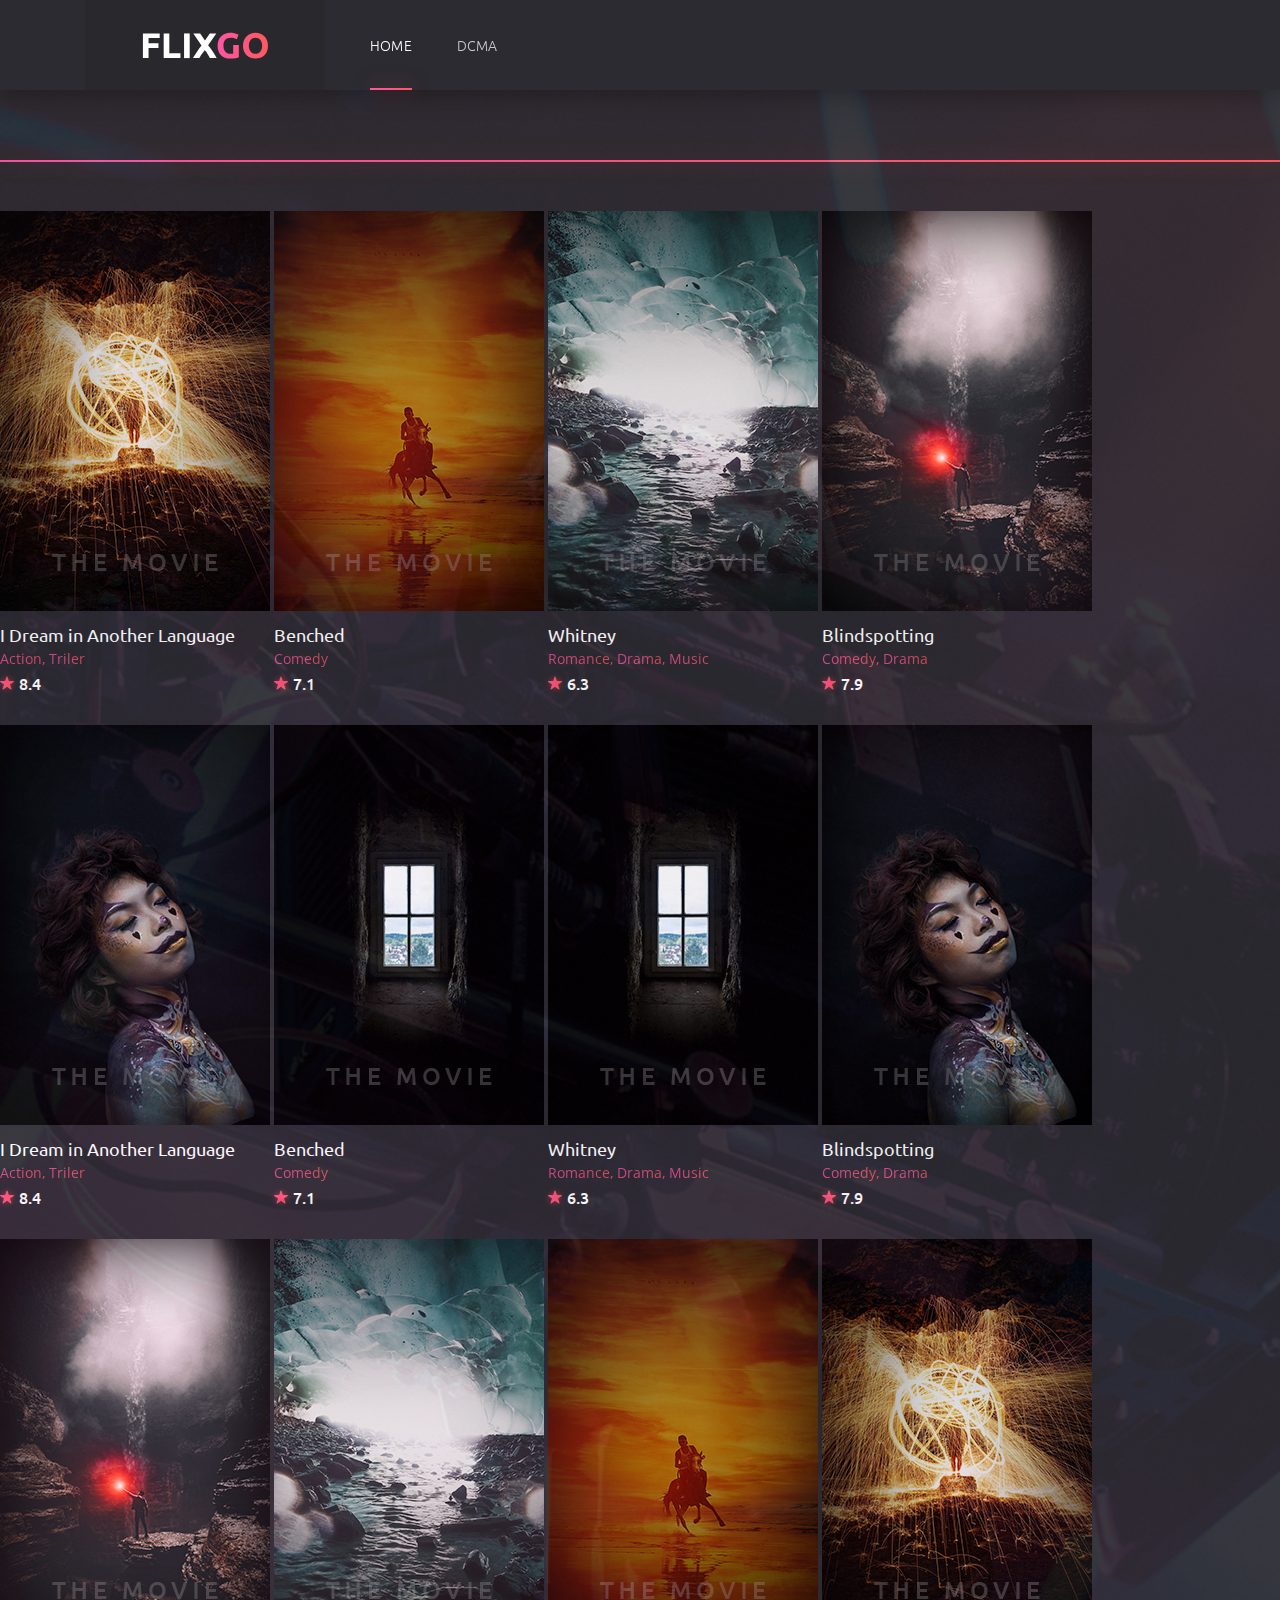
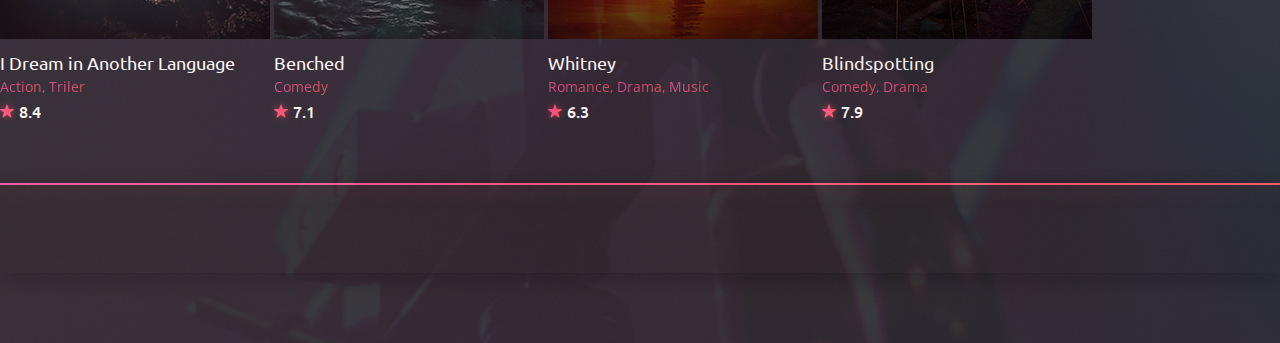
<file: index.html>
<!DOCTYPE html>
<html lang="en">

<head>
	<meta charset="utf-8">
	<meta name="viewport" content="width=device-width, initial-scale=1, shrink-to-fit=no">

	<!-- Font -->
	<link href="https://fonts.googleapis.com/css?family=Open+Sans:400,600%7CUbuntu:300,400,500,700" rel="stylesheet">

	<!-- CSS -->
	<link rel="stylesheet" href="css/bootstrap-reboot.min.css">
	<link rel="stylesheet" href="css/bootstrap-grid.min.css">
	<link rel="stylesheet" href="css/owl.carousel.min.css">
	<link rel="stylesheet" href="css/jquery.mCustomScrollbar.min.css">
	<link rel="stylesheet" href="css/nouislider.min.css">
	<link rel="stylesheet" href="css/ionicons.min.css">
	<link rel="stylesheet" href="css/plyr.css">
	<link rel="stylesheet" href="css/photoswipe.css">
	<link rel="stylesheet" href="css/default-skin.css">
	<link rel="stylesheet" href="css/main.css">

	<!-- Favicons -->
	<link rel="icon" type="image/png" href="icon/favicon-32x32.png" sizes="32x32">
	<link rel="apple-touch-icon" href="icon/favicon-32x32.png">
	<link rel="apple-touch-icon" sizes="72x72" href="icon/apple-touch-icon-72x72.png">
	<link rel="apple-touch-icon" sizes="114x114" href="icon/apple-touch-icon-114x114.png">
	<link rel="apple-touch-icon" sizes="144x144" href="icon/apple-touch-icon-144x144.png">

	<meta name="description" content="">
	<meta name="keywords" content="">
	<meta name="author" content="Dmitry Volkov">
	<title>FlixGo – Online Movies, TV Shows & Cinema HTML Template</title>

</head>
<body class="body">
	
	<!-- header -->
	<header class="header">
		<div class="header__wrap">
			<div class="container">
				<div class="row">
					<div class="col-12">
						<div class="header__content">
							<!-- header logo -->
							<a href="index.html" class="header__logo">
								<img src="img/logo.svg" alt="">
							</a>
							<!-- end header logo -->

							<!-- header nav -->
							<ul class="header__nav">
								<!-- dropdown -->
								<li class="header__nav-item">
									<a href="index.html" class="header__nav-link header__nav-link--active">Home</a>
								</li>
								<!-- end dropdown -->

								

								<li class="header__nav-item">
									<a href="dcma.html" class="header__nav-link">DCMA</a>
								</li>

								

								<!-- dropdown -->
								
								<!-- end dropdown -->
							</ul>
							<!-- end header nav -->

							

							<!-- header menu btn -->
							<button class="header__btn" type="button">
								<span></span>
								<span></span>
								<span></span>
							</button>
							<!-- end header menu btn -->
						</div>
					</div>
				</div>
			</div>
		</div>

		<!-- header search -->
		<form action="#" class="header__search">
			<div class="container">
				<div class="row">
					<div class="col-12">
						<div class="header__search-content">
							<input type="text" placeholder="Search for a movie, TV Series that you are looking for">

							<button type="button">search</button>
						</div>
					</div>
				</div>
			</div>
		</form>
		<!-- end header search -->
	</header>
	<!-- end header -->

	<!-- home -->
	<section class="home">
		<!-- home bg -->
		<div class="owl-carousel home__bg">
			<div class="item home__cover" data-bg="img/home/home__bg.jpg"></div>
			<div class="item home__cover" data-bg="img/home/home__bg2.jpg"></div>
			<div class="item home__cover" data-bg="img/home/home__bg3.jpg"></div>
			<div class="item home__cover" data-bg="img/home/home__bg4.jpg"></div>
		</div>
		<!-- end home bg -->

	

	<!-- end home -->

	<!-- content -->
	<section class="content">
		<div class="content__head">
			<div class="container">
				<div class="row">
					<div class="col-12">
						<!-- content title -->
						
						<!-- end content title -->

						

						
					</div>
				</div>
			</div>
		</div>

				<div class="xcontainer" id="myTabContent">
						<!-- card -->
						<div class="cont">
							<div class="card">
								<div class="card__cover">
									<img src="img/covers/cover.jpg" alt="">
									<a href="#" class="card__play">
										<i class="icon ion-ios-play"></i>
									</a>
								</div>
								<div class="card__content">
									<h3 class="card__title"><a href="#">I Dream in Another Language</a></h3>
									<span class="card__category">
										<a href="#">Action</a>
										<a href="#">Triler</a>
									</span>
									<span class="card__rate"><i class="icon ion-ios-star"></i>8.4</span>
								</div>
							</div>
						</div>
						<!-- end card -->

						<!-- card -->
						<div class="cont">
							<div class="card">
								<div class="card__cover">
									<img src="img/covers/cover2.jpg" alt="">
									<a href="#" class="card__play">
										<i class="icon ion-ios-play"></i>
									</a>
								</div>
								<div class="card__content">
									<h3 class="card__title"><a href="#">Benched</a></h3>
									<span class="card__category">
										<a href="#">Comedy</a>
									</span>
									<span class="card__rate"><i class="icon ion-ios-star"></i>7.1</span>
								</div>
							</div>
						</div>
						<!-- end card -->

						<!-- card -->
						<div class="cont">
							<div class="card">
								<div class="card__cover">
									<img src="img/covers/cover3.jpg" alt="">
									<a href="#" class="card__play">
										<i class="icon ion-ios-play"></i>
									</a>
								</div>
								<div class="card__content">
									<h3 class="card__title"><a href="#">Whitney</a></h3>
									<span class="card__category">
										<a href="#">Romance</a>
										<a href="#">Drama</a>
										<a href="#">Music</a>
									</span>
									<span class="card__rate"><i class="icon ion-ios-star"></i>6.3</span>
								</div>
							</div>
						</div>
						<!-- end card -->

						<!-- card -->
						<div class="cont">
							<div class="card">
								<div class="card__cover">
									<img src="img/covers/cover4.jpg" alt="">
									<a href="#" class="card__play">
										<i class="icon ion-ios-play"></i>
									</a>
								</div>
								<div class="card__content">
									<h3 class="card__title"><a href="#">Blindspotting</a></h3>
									<span class="card__category">
										<a href="#">Comedy</a>
										<a href="#">Drama</a>
									</span>
									<span class="card__rate"><i class="icon ion-ios-star"></i>7.9</span>
								</div>
							</div>
						</div>
						<!-- end card -->

						<!-- card -->
						<div class="cont">
							<div class="card">
								<div class="card__cover">
									<img src="img/covers/cover5.jpg" alt="">
									<a href="#" class="card__play">
										<i class="icon ion-ios-play"></i>
									</a>
								</div>
								<div class="card__content">
									<h3 class="card__title"><a href="#">I Dream in Another Language</a></h3>
									<span class="card__category">
										<a href="#">Action</a>
										<a href="#">Triler</a>
									</span>
									<span class="card__rate"><i class="icon ion-ios-star"></i>8.4</span>
								</div>
							</div>
						</div>
						<!-- end card -->

						<!-- card -->
						<div class="cont">
							<div class="card">
								<div class="card__cover">
									<img src="img/covers/cover6.jpg" alt="">
									<a href="#" class="card__play">
										<i class="icon ion-ios-play"></i>
									</a>
								</div>
								<div class="card__content">
									<h3 class="card__title"><a href="#">Benched</a></h3>
									<span class="card__category">
										<a href="#">Comedy</a>
									</span>
									<span class="card__rate"><i class="icon ion-ios-star"></i>7.1</span>
								</div>
							</div>
						</div>
						<!-- end card -->

						<!-- card -->
						<div class="cont">
							<div class="card">
								<div class="card__cover">
									<img src="img/covers/cover6.jpg" alt="">
									<a href="#" class="card__play">
										<i class="icon ion-ios-play"></i>
									</a>
								</div>
								<div class="card__content">
									<h3 class="card__title"><a href="#">Whitney</a></h3>
									<span class="card__category">
										<a href="#">Romance</a>
										<a href="#">Drama</a>
										<a href="#">Music</a>
									</span>
									<span class="card__rate"><i class="icon ion-ios-star"></i>6.3</span>
								</div>
							</div>
						</div>
						<!-- end card -->

						<!-- card -->
						<div class="cont">
							<div class="card">
								<div class="card__cover">
									<img src="img/covers/cover5.jpg" alt="">
									<a href="#" class="card__play">
										<i class="icon ion-ios-play"></i>
									</a>
								</div>
								<div class="card__content">
									<h3 class="card__title"><a href="#">Blindspotting</a></h3>
									<span class="card__category">
										<a href="#">Comedy</a>
										<a href="#">Drama</a>
									</span>
									<span class="card__rate"><i class="icon ion-ios-star"></i>7.9</span>
								</div>
							</div>
						</div>
						<!-- end card -->

						<!-- card -->
						<div class="cont">
							<div class="card">
								<div class="card__cover">
									<img src="img/covers/cover4.jpg" alt="">
									<a href="#" class="card__play">
										<i class="icon ion-ios-play"></i>
									</a>
								</div>
								<div class="card__content">
									<h3 class="card__title"><a href="#">I Dream in Another Language</a></h3>
									<span class="card__category">
										<a href="#">Action</a>
										<a href="#">Triler</a>
									</span>
									<span class="card__rate"><i class="icon ion-ios-star"></i>8.4</span>
								</div>
							</div>
						</div>
						<!-- end card -->

						<!-- card -->
						<div class="cont">
							<div class="card">
								<div class="card__cover">
									<img src="img/covers/cover3.jpg" alt="">
									<a href="#" class="card__play">
										<i class="icon ion-ios-play"></i>
									</a>
								</div>
								<div class="card__content">
									<h3 class="card__title"><a href="#">Benched</a></h3>
									<span class="card__category">
										<a href="#">Comedy</a>
									</span>
									<span class="card__rate"><i class="icon ion-ios-star"></i>7.1</span>
								</div>
							</div>
						</div>
						<!-- end card -->

						<!-- card -->
						<div class="cont">
							<div class="card">
								<div class="card__cover">
									<img src="img/covers/cover2.jpg" alt="">
									<a href="#" class="card__play">
										<i class="icon ion-ios-play"></i>
									</a>
								</div>
								<div class="card__content">
									<h3 class="card__title"><a href="#">Whitney</a></h3>
									<span class="card__category">
										<a href="#">Romance</a>
										<a href="#">Drama</a>
										<a href="#">Music</a>
									</span>
									<span class="card__rate"><i class="icon ion-ios-star"></i>6.3</span>
								</div>
							</div>
						</div>
						<!-- end card -->

						<!-- card -->
						<div class="cont">
							<div class="card">
								<div class="card__cover">
									<img src="img/covers/cover.jpg" alt="">
									<a href="#" class="card__play">
										<i class="icon ion-ios-play"></i>
									</a>
								</div>
								<div class="card__content">
									<h3 class="card__title"><a href="#">Blindspotting</a></h3>
									<span class="card__category">
										<a href="#">Comedy</a>
										<a href="#">Drama</a>
									</span>
									<span class="card__rate"><i class="icon ion-ios-star"></i>7.9</span>
								</div>
							</div>
						</div>
						<!-- end card -->
					</div>
				</div>

				
				</div>
			</div>
			<!-- end content tabs -->
		</div>
	</section>
	<!-- end content -->

	<!-- expected premiere -->

	

	<!-- footer -->
	<footer class="footer">
		<div class="container">
			<div class="row">
				

				

				
			</div>
		</div>
	</footer>
	<!-- end footer -->

	<!-- JS -->
	<script src="js/jquery-3.3.1.min.js"></script>
	<script src="js/bootstrap.bundle.min.js"></script>
	<script src="js/owl.carousel.min.js"></script>
	<script src="js/jquery.mousewheel.min.js"></script>
	<script src="js/jquery.mCustomScrollbar.min.js"></script>
	<script src="js/wNumb.js"></script>
	<script src="js/nouislider.min.js"></script>
	<script src="js/plyr.min.js"></script>
	<script src="js/jquery.morelines.min.js"></script>
	<script src="js/photoswipe.min.js"></script>
	<script src="js/photoswipe-ui-default.min.js"></script>
	<script src="js/main.js"></script>
</body>

</html>
</file>
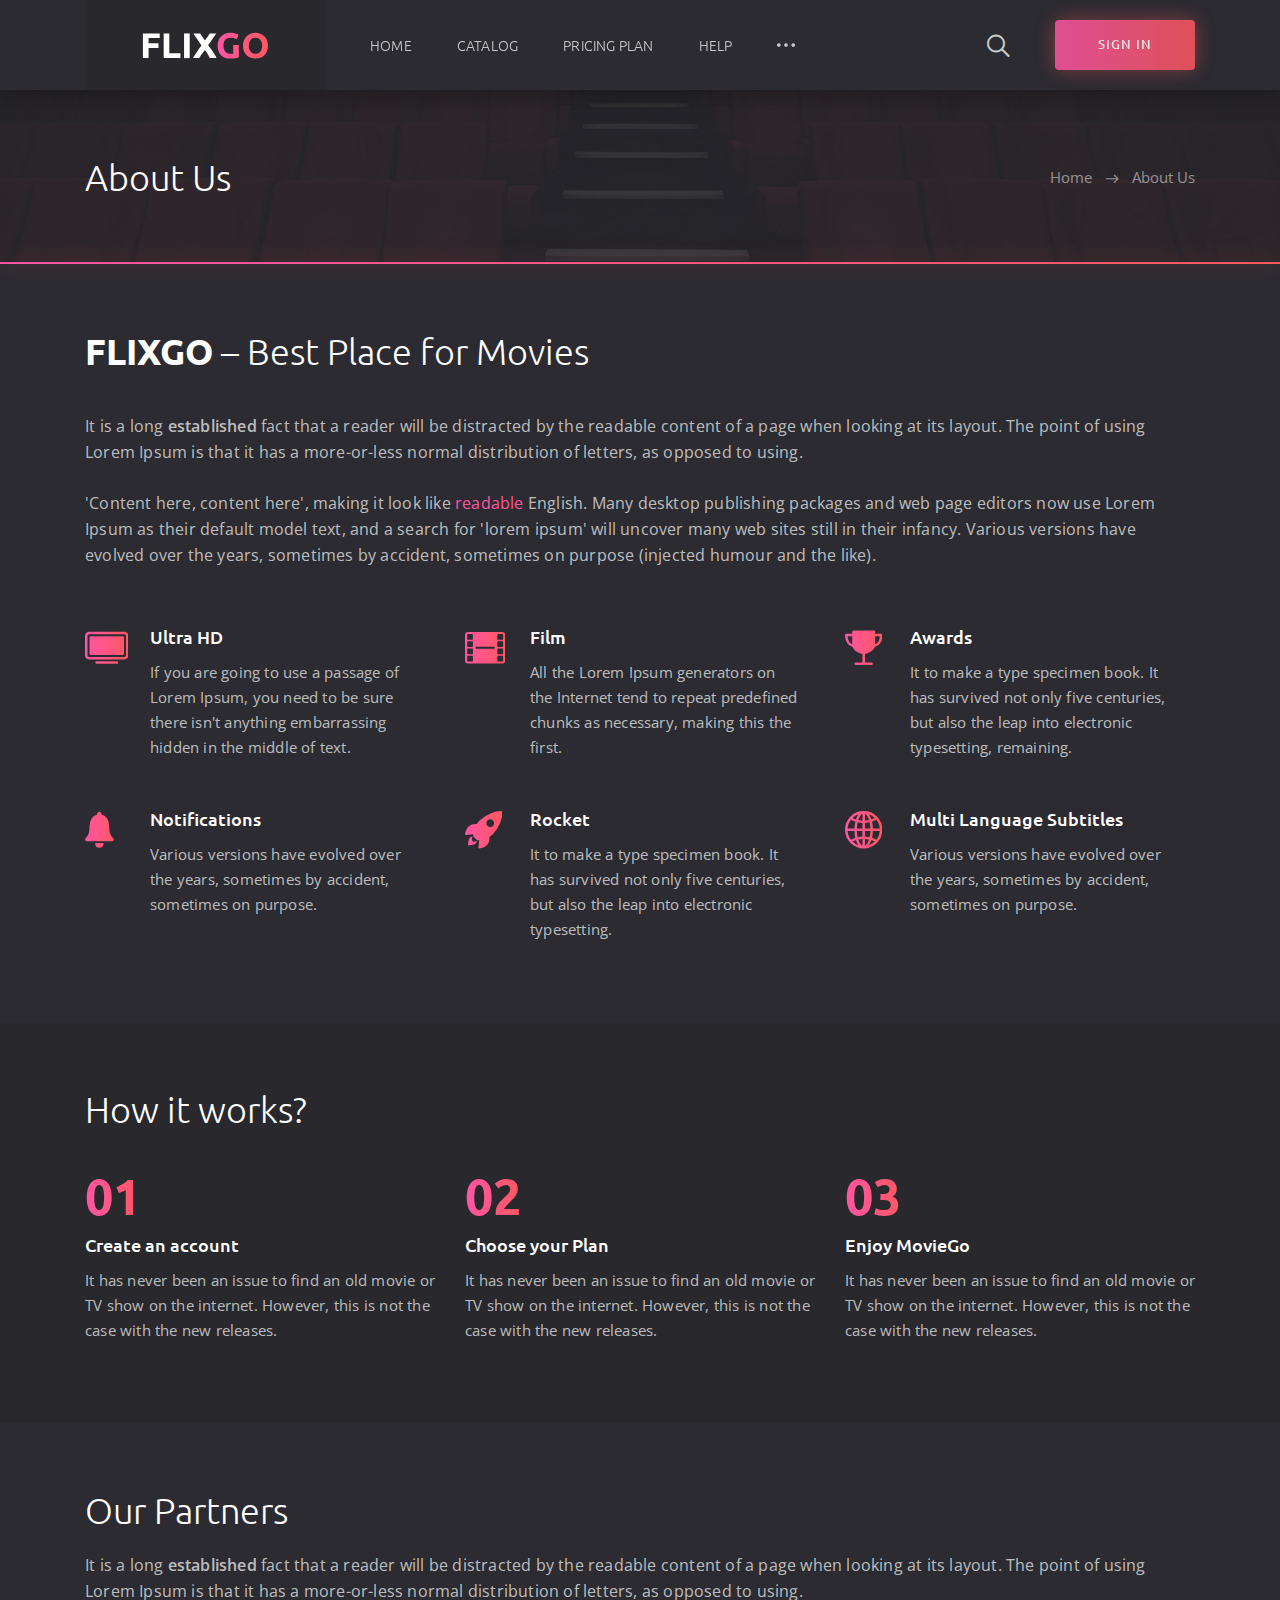
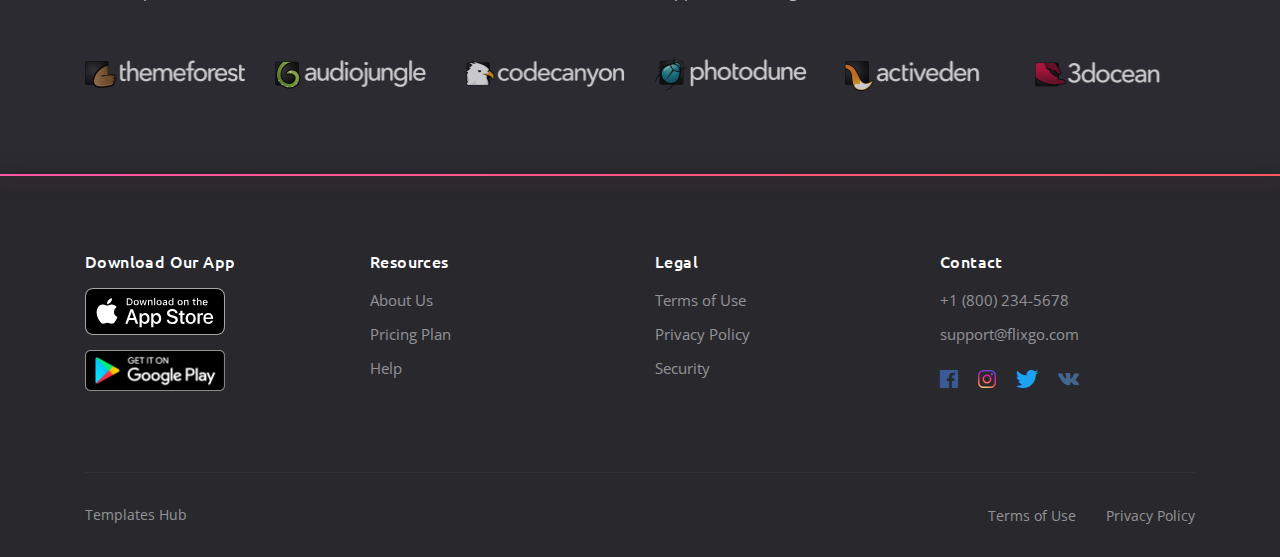
<file: about.html>
<!DOCTYPE html>
<html lang="en">

<head>
	<meta charset="utf-8">
	<meta name="viewport" content="width=device-width, initial-scale=1, shrink-to-fit=no">

	<!-- Font -->
	<link href="https://fonts.googleapis.com/css?family=Open+Sans:400,600%7CUbuntu:300,400,500,700" rel="stylesheet">

	<!-- CSS -->
	<link rel="stylesheet" href="css/bootstrap-reboot.min.css">
	<link rel="stylesheet" href="css/bootstrap-grid.min.css">
	<link rel="stylesheet" href="css/owl.carousel.min.css">
	<link rel="stylesheet" href="css/jquery.mCustomScrollbar.min.css">
	<link rel="stylesheet" href="css/nouislider.min.css">
	<link rel="stylesheet" href="css/ionicons.min.css">
	<link rel="stylesheet" href="css/plyr.css">
	<link rel="stylesheet" href="css/photoswipe.css">
	<link rel="stylesheet" href="css/default-skin.css">
	<link rel="stylesheet" href="css/main.css">

	<!-- Favicons -->
	<link rel="icon" type="image/png" href="icon/favicon-32x32.png" sizes="32x32">
	<link rel="apple-touch-icon" href="icon/favicon-32x32.png">
	<link rel="apple-touch-icon" sizes="72x72" href="icon/apple-touch-icon-72x72.png">
	<link rel="apple-touch-icon" sizes="114x114" href="icon/apple-touch-icon-114x114.png">
	<link rel="apple-touch-icon" sizes="144x144" href="icon/apple-touch-icon-144x144.png">

	<meta name="description" content="">
	<meta name="keywords" content="">
	<meta name="author" content="Dmitry Volkov">
	<title>FlixGo – Online Movies, TV Shows & Cinema HTML Template</title>

</head>
<body class="body">
	
	<!-- header -->
	<header class="header">
		<div class="header__wrap">
			<div class="container">
				<div class="row">
					<div class="col-12">
						<div class="header__content">
							<!-- header logo -->
							<a href="index.html" class="header__logo">
								<img src="img/logo.svg" alt="">
							</a>
							<!-- end header logo -->

							<!-- header nav -->
							<ul class="header__nav">
								<!-- dropdown -->
								<li class="header__nav-item">
									<a class="dropdown-toggle header__nav-link" href="#" role="button" id="dropdownMenuHome" data-toggle="dropdown" aria-haspopup="true" aria-expanded="false">Home</a>

									<ul class="dropdown-menu header__dropdown-menu" aria-labelledby="dropdownMenuHome">
										<li><a href="index.html">Home slideshow bg</a></li>
										<li><a href="index2.html">Home static bg</a></li>
									</ul>
								</li>
								<!-- end dropdown -->

								<!-- dropdown -->
								<li class="header__nav-item">
									<a class="dropdown-toggle header__nav-link" href="#" role="button" id="dropdownMenuCatalog" data-toggle="dropdown" aria-haspopup="true" aria-expanded="false">Catalog</a>

									<ul class="dropdown-menu header__dropdown-menu" aria-labelledby="dropdownMenuCatalog">
										<li><a href="catalog1.html">Catalog Grid</a></li>
										<li><a href="catalog2.html">Catalog List</a></li>
										<li><a href="details1.html">Details Movie</a></li>
										<li><a href="details2.html">Details TV Series</a></li>
									</ul>
								</li>
								<!-- end dropdown -->

								<li class="header__nav-item">
									<a href="pricing.html" class="header__nav-link">Pricing Plan</a>
								</li>

								<li class="header__nav-item">
									<a href="faq.html" class="header__nav-link">Help</a>
								</li>

								<!-- dropdown -->
								<li class="dropdown header__nav-item">
									<a class="dropdown-toggle header__nav-link header__nav-link--more" href="#" role="button" id="dropdownMenuMore" data-toggle="dropdown" aria-haspopup="true" aria-expanded="false"><i class="icon ion-ios-more"></i></a>

									<ul class="dropdown-menu header__dropdown-menu" aria-labelledby="dropdownMenuMore">
										<li><a href="about.html">About</a></li>
										<li><a href="signin.html">Sign In</a></li>
										<li><a href="signup.html">Sign Up</a></li>
										<li><a href="404.html">404 Page</a></li>
									</ul>
								</li>
								<!-- end dropdown -->
							</ul>
							<!-- end header nav -->

							<!-- header auth -->
							<div class="header__auth">
								<button class="header__search-btn" type="button">
									<i class="icon ion-ios-search"></i>
								</button>

								<a href="signin.html" class="header__sign-in">
									<i class="icon ion-ios-log-in"></i>
									<span>sign in</span>
								</a>
							</div>
							<!-- end header auth -->

							<!-- header menu btn -->
							<button class="header__btn" type="button">
								<span></span>
								<span></span>
								<span></span>
							</button>
							<!-- end header menu btn -->
						</div>
					</div>
				</div>
			</div>
		</div>

		<!-- header search -->
		<form action="#" class="header__search">
			<div class="container">
				<div class="row">
					<div class="col-12">
						<div class="header__search-content">
							<input type="text" placeholder="Search for a movie, TV Series that you are looking for">

							<button type="button">search</button>
						</div>
					</div>
				</div>
			</div>
		</form>
		<!-- end header search -->
	</header>
	<!-- end header -->

	<!-- page title -->
	<section class="section section--first section--bg" data-bg="img/section/section.jpg">
		<div class="container">
			<div class="row">
				<div class="col-12">
					<div class="section__wrap">
						<!-- section title -->
						<h2 class="section__title">About Us</h2>
						<!-- end section title -->

						<!-- breadcrumb -->
						<ul class="breadcrumb">
							<li class="breadcrumb__item"><a href="#">Home</a></li>
							<li class="breadcrumb__item breadcrumb__item--active">About Us</li>
						</ul>
						<!-- end breadcrumb -->
					</div>
				</div>
			</div>
		</div>
	</section>
	<!-- end page title -->

	<!-- about -->
	<section class="section">
		<div class="container">
			<div class="row">
				<!-- section title -->
				<div class="col-12">
					<h2 class="section__title"><b>FLIXGO</b> – Best Place for Movies</h2>
				</div>
				<!-- end section title -->

				<!-- section text -->
				<div class="col-12">
					<p class="section__text">It is a long <b>established</b> fact that a reader will be distracted by the readable content of a page when looking at its layout. The point of using Lorem Ipsum is that it has a more-or-less normal distribution of letters, as opposed to using.</p>

					<p class="section__text section__text--last-with-margin">'Content here, content here', making it look like <a href="#">readable</a> English. Many desktop publishing packages and web page editors now use Lorem Ipsum as their default model text, and a search for 'lorem ipsum' will uncover many web sites still in their infancy. Various versions have evolved over the years, sometimes by accident, sometimes on purpose (injected humour and the like).</p>
				</div>
				<!-- end section text -->

				<!-- feature -->
				<div class="col-12 col-md-6 col-lg-4">
					<div class="feature">
						<i class="icon ion-ios-tv feature__icon"></i>
						<h3 class="feature__title">Ultra HD</h3>
						<p class="feature__text">If you are going to use a passage of Lorem Ipsum, you need to be sure there isn't anything embarrassing hidden in the middle of text.</p>
					</div>
				</div>
				<!-- end feature -->

				<!-- feature -->
				<div class="col-12 col-md-6 col-lg-4">
					<div class="feature">
						<i class="icon ion-ios-film feature__icon"></i>
						<h3 class="feature__title">Film</h3>
						<p class="feature__text">All the Lorem Ipsum generators on the Internet tend to repeat predefined chunks as necessary, making this the first.</p>
					</div>
				</div>
				<!-- end feature -->

				<!-- feature -->
				<div class="col-12 col-md-6 col-lg-4">
					<div class="feature">
						<i class="icon ion-ios-trophy feature__icon"></i>
						<h3 class="feature__title">Awards</h3>
						<p class="feature__text">It to make a type specimen book. It has survived not only five centuries, but also the leap into electronic typesetting, remaining.</p>
					</div>
				</div>
				<!-- end feature -->

				<!-- feature -->
				<div class="col-12 col-md-6 col-lg-4">
					<div class="feature">
						<i class="icon ion-ios-notifications feature__icon"></i>
						<h3 class="feature__title">Notifications</h3>
						<p class="feature__text">Various versions have evolved over the years, sometimes by accident, sometimes on purpose.</p>
					</div>
				</div>
				<!-- end feature -->

				<!-- feature -->
				<div class="col-12 col-md-6 col-lg-4">
					<div class="feature">
						<i class="icon ion-ios-rocket feature__icon"></i>
						<h3 class="feature__title">Rocket</h3>
						<p class="feature__text">It to make a type specimen book. It has survived not only five centuries, but also the leap into electronic typesetting.</p>
					</div>
				</div>
				<!-- end feature -->

				<!-- feature -->
				<div class="col-12 col-md-6 col-lg-4">
					<div class="feature">
						<i class="icon ion-ios-globe feature__icon"></i>
						<h3 class="feature__title">Multi Language Subtitles </h3>
						<p class="feature__text">Various versions have evolved over the years, sometimes by accident, sometimes on purpose.</p>
					</div>
				</div>
				<!-- end feature -->
			</div>
		</div>
	</section>
	<!-- end about -->

	<!-- how it works -->
	<section class="section section--dark">
		<div class="container">
			<div class="row">
				<!-- section title -->
				<div class="col-12">
					<h2 class="section__title section__title--no-margin">How it works?</h2>
				</div>
				<!-- end section title -->

				<!-- how box -->
				<div class="col-12 col-md-6 col-lg-4">
					<div class="how">
						<span class="how__number">01</span>
						<h3 class="how__title">Create an account</h3>
						<p class="how__text">It has never been an issue to find an old movie or TV show on the internet. However, this is not the case with the new releases.</p>
					</div>
				</div>
				<!-- ebd how box -->

				<!-- how box -->
				<div class="col-12 col-md-6 col-lg-4">
					<div class="how">
						<span class="how__number">02</span>
						<h3 class="how__title">Choose your Plan</h3>
						<p class="how__text">It has never been an issue to find an old movie or TV show on the internet. However, this is not the case with the new releases.</p>
					</div>
				</div>
				<!-- ebd how box -->

				<!-- how box -->
				<div class="col-12 col-md-6 col-lg-4">
					<div class="how">
						<span class="how__number">03</span>
						<h3 class="how__title">Enjoy MovieGo</h3>
						<p class="how__text">It has never been an issue to find an old movie or TV show on the internet. However, this is not the case with the new releases.</p>
					</div>
				</div>
				<!-- ebd how box -->
			</div>
		</div>
	</section>
	<!-- end how it works -->

	<!-- partners -->
	<section class="section">
		<div class="container">
			<div class="row">
				<!-- section title -->
				<div class="col-12">
					<h2 class="section__title section__title--no-margin">Our Partners</h2>
				</div>
				<!-- end section title -->

				<!-- section text -->
				<div class="col-12">
					<p class="section__text section__text--last-with-margin">It is a long <b>established</b> fact that a reader will be distracted by the readable content of a page when looking at its layout. The point of using Lorem Ipsum is that it has a more-or-less normal distribution of letters, as opposed to using.</p>
				</div>
				<!-- end section text -->

				<!-- partner -->
				<div class="col-6 col-sm-4 col-md-3 col-lg-2">
					<a href="#" class="partner">
						<img src="img/partners/themeforest-light-background.png" alt="" class="partner__img">
					</a>
				</div>
				<!-- end partner -->

				<!-- partner -->
				<div class="col-6 col-sm-4 col-md-3 col-lg-2">
					<a href="#" class="partner">
						<img src="img/partners/audiojungle-light-background.png" alt="" class="partner__img">
					</a>
				</div>
				<!-- end partner -->

				<!-- partner -->
				<div class="col-6 col-sm-4 col-md-3 col-lg-2">
					<a href="#" class="partner">
						<img src="img/partners/codecanyon-light-background.png" alt="" class="partner__img">
					</a>
				</div>
				<!-- end partner -->

				<!-- partner -->
				<div class="col-6 col-sm-4 col-md-3 col-lg-2">
					<a href="#" class="partner">
						<img src="img/partners/photodune-light-background.png" alt="" class="partner__img">
					</a>
				</div>
				<!-- end partner -->

				<!-- partner -->
				<div class="col-6 col-sm-4 col-md-3 col-lg-2">
					<a href="#" class="partner">
						<img src="img/partners/activeden-light-background.png" alt="" class="partner__img">
					</a>
				</div>
				<!-- end partner -->

				<!-- partner -->
				<div class="col-6 col-sm-4 col-md-3 col-lg-2">
					<a href="#" class="partner">
						<img src="img/partners/3docean-light-background.png" alt="" class="partner__img">
					</a>
				</div>
				<!-- end partner -->
			</div>
		</div>
	</section>
	<!-- end partners -->

	<!-- footer -->
	<footer class="footer">
		<div class="container">
			<div class="row">
				<!-- footer list -->
				<div class="col-12 col-md-3">
					<h6 class="footer__title">Download Our App</h6>
					<ul class="footer__app">
						<li><a href="#"><img src="img/Download_on_the_App_Store_Badge.svg" alt=""></a></li>
						<li><a href="#"><img src="img/google-play-badge.png" alt=""></a></li>
					</ul>
				</div>
				<!-- end footer list -->

				<!-- footer list -->
				<div class="col-6 col-sm-4 col-md-3">
					<h6 class="footer__title">Resources</h6>
					<ul class="footer__list">
						<li><a href="#">About Us</a></li>
						<li><a href="#">Pricing Plan</a></li>
						<li><a href="#">Help</a></li>
					</ul>
				</div>
				<!-- end footer list -->

				<!-- footer list -->
				<div class="col-6 col-sm-4 col-md-3">
					<h6 class="footer__title">Legal</h6>
					<ul class="footer__list">
						<li><a href="#">Terms of Use</a></li>
						<li><a href="#">Privacy Policy</a></li>
						<li><a href="#">Security</a></li>
					</ul>
				</div>
				<!-- end footer list -->

				<!-- footer list -->
				<div class="col-12 col-sm-4 col-md-3">
					<h6 class="footer__title">Contact</h6>
					<ul class="footer__list">
						<li><a href="tel:+18002345678">+1 (800) 234-5678</a></li>
						<li><a href="mailto:support@moviego.com">support@flixgo.com</a></li>
					</ul>
					<ul class="footer__social">
						<li class="facebook"><a href="#"><i class="icon ion-logo-facebook"></i></a></li>
						<li class="instagram"><a href="#"><i class="icon ion-logo-instagram"></i></a></li>
						<li class="twitter"><a href="#"><i class="icon ion-logo-twitter"></i></a></li>
						<li class="vk"><a href="#"><i class="icon ion-logo-vk"></i></a></li>
					</ul>
				</div>
				<!-- end footer list -->

				<!-- footer copyright -->
				<div class="col-12">
					<div class="footer__copyright">
						<small><a target="_blank" href="https://www.templateshub.net">Templates Hub</a></small>

						<ul>
							<li><a href="#">Terms of Use</a></li>
							<li><a href="#">Privacy Policy</a></li>
						</ul>
					</div>
				</div>
				<!-- end footer copyright -->
			</div>
		</div>
	</footer>
	<!-- end footer -->

	<!-- JS -->
	<script src="js/jquery-3.3.1.min.js"></script>
	<script src="js/bootstrap.bundle.min.js"></script>
	<script src="js/owl.carousel.min.js"></script>
	<script src="js/jquery.mousewheel.min.js"></script>
	<script src="js/jquery.mCustomScrollbar.min.js"></script>
	<script src="js/wNumb.js"></script>
	<script src="js/nouislider.min.js"></script>
	<script src="js/plyr.min.js"></script>
	<script src="js/jquery.morelines.min.js"></script>
	<script src="js/photoswipe.min.js"></script>
	<script src="js/photoswipe-ui-default.min.js"></script>
	<script src="js/main.js"></script>
</body>

</html>
</file>
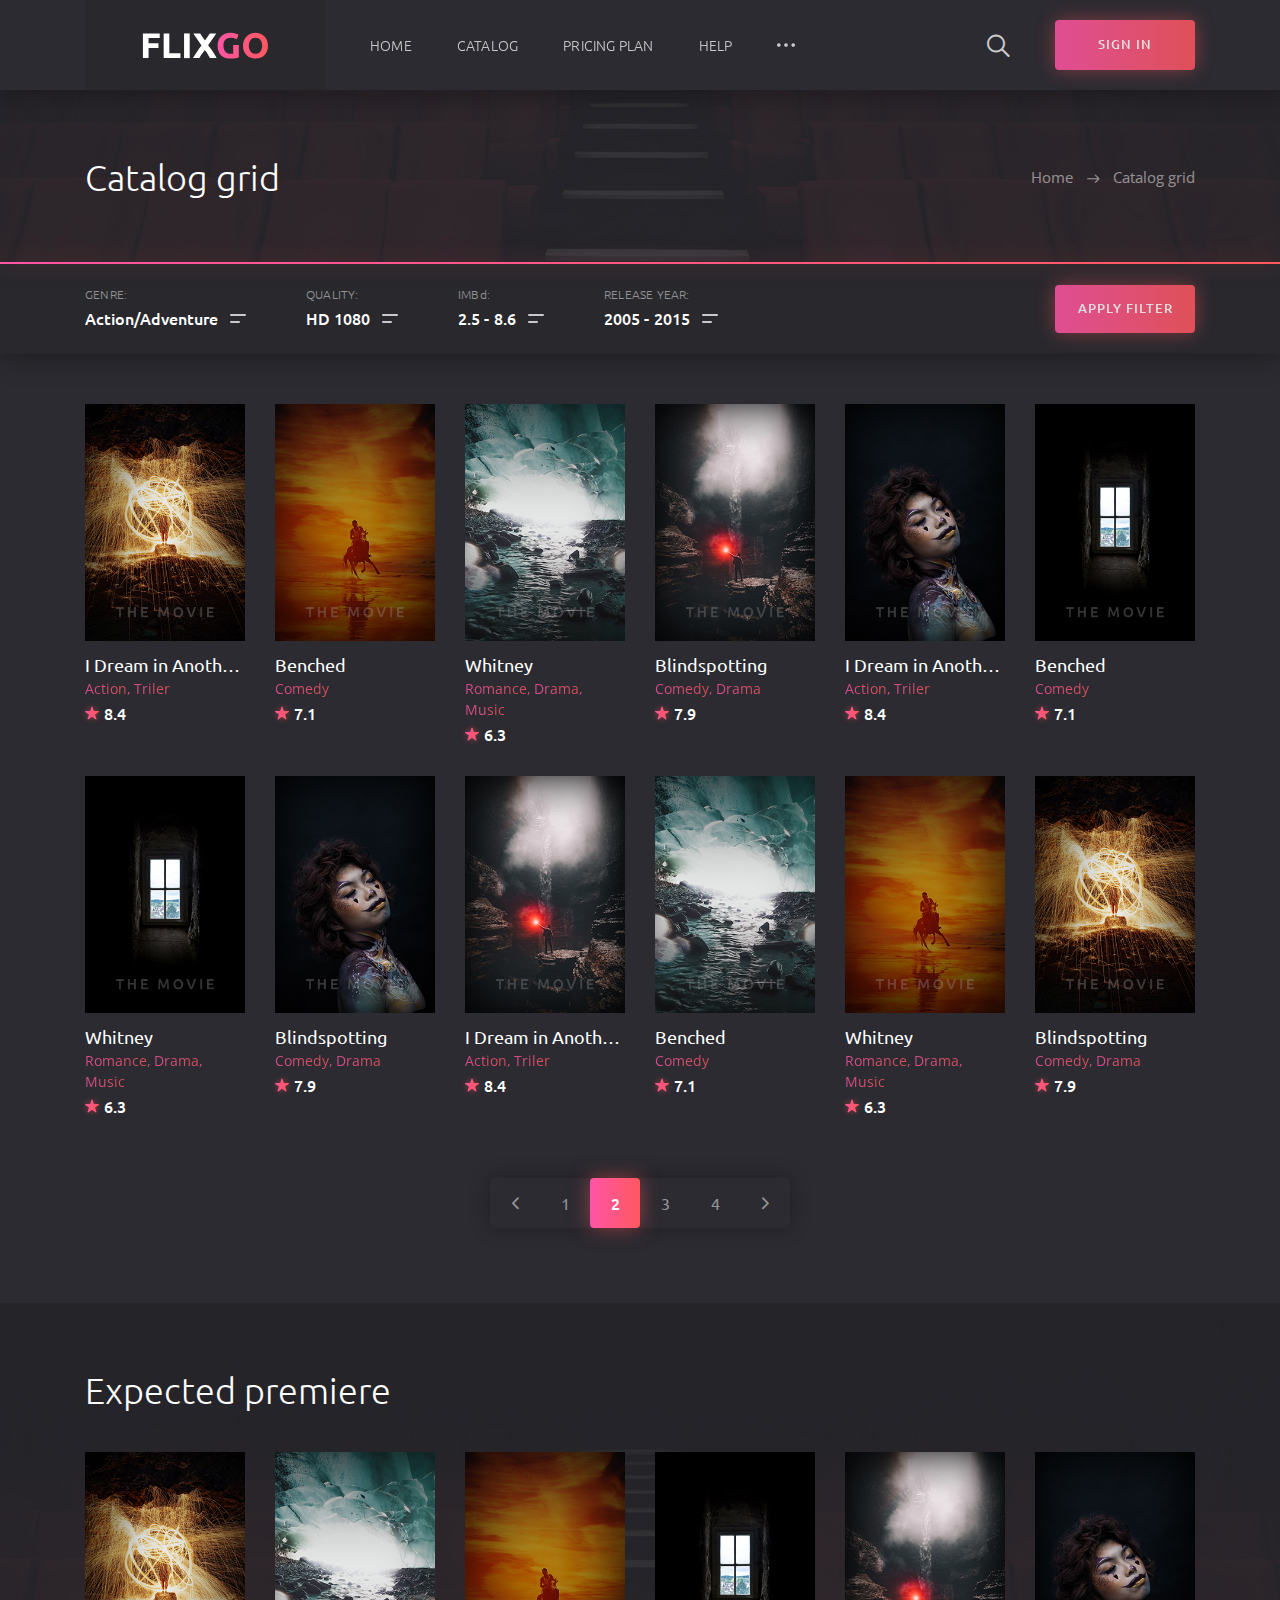
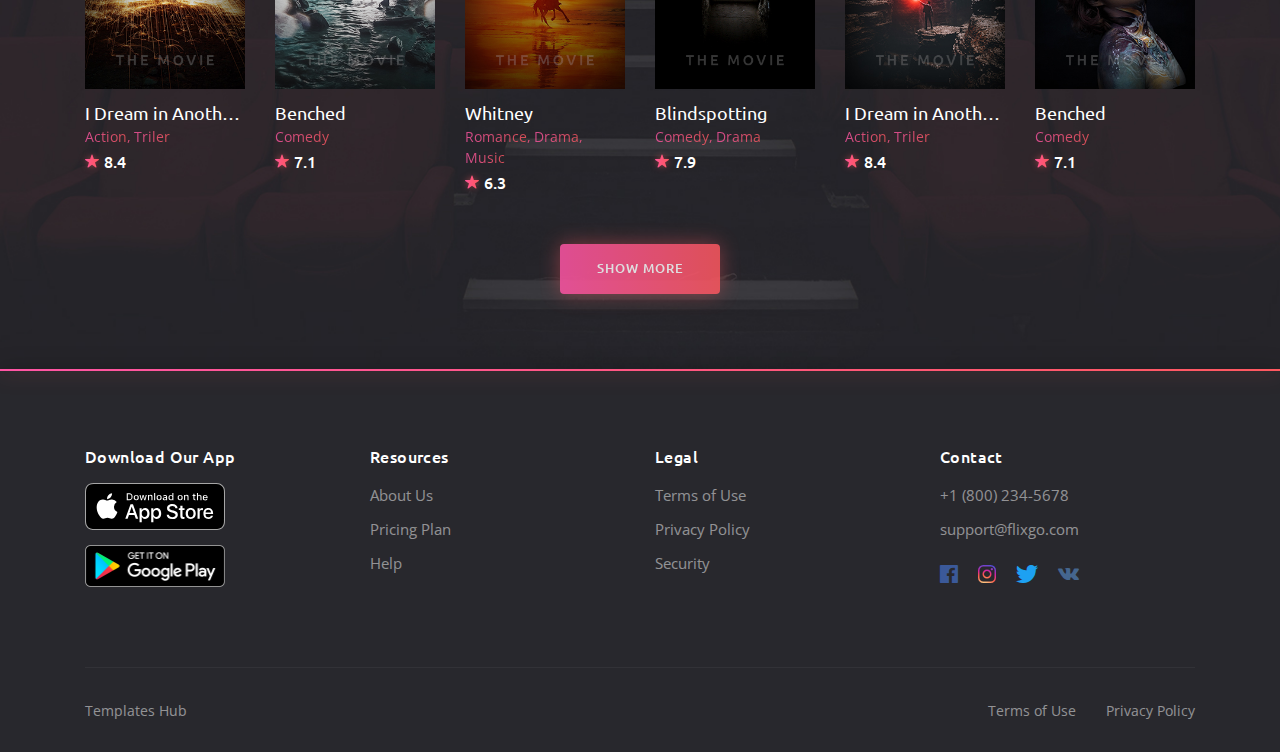
<file: catalog1.html>
<!DOCTYPE html>
<html lang="en">

<head>
	<meta charset="utf-8">
	<meta name="viewport" content="width=device-width, initial-scale=1, shrink-to-fit=no">

	<!-- Font -->
	<link href="https://fonts.googleapis.com/css?family=Open+Sans:400,600%7CUbuntu:300,400,500,700" rel="stylesheet"> 

	<!-- CSS -->
	<link rel="stylesheet" href="css/bootstrap-reboot.min.css">
	<link rel="stylesheet" href="css/bootstrap-grid.min.css">
	<link rel="stylesheet" href="css/owl.carousel.min.css">
	<link rel="stylesheet" href="css/jquery.mCustomScrollbar.min.css">
	<link rel="stylesheet" href="css/nouislider.min.css">
	<link rel="stylesheet" href="css/ionicons.min.css">
	<link rel="stylesheet" href="css/plyr.css">
	<link rel="stylesheet" href="css/photoswipe.css">
	<link rel="stylesheet" href="css/default-skin.css">
	<link rel="stylesheet" href="css/main.css">

	<!-- Favicons -->
	<link rel="icon" type="image/png" href="icon/favicon-32x32.png" sizes="32x32">
	<link rel="apple-touch-icon" href="icon/favicon-32x32.png">
	<link rel="apple-touch-icon" sizes="72x72" href="icon/apple-touch-icon-72x72.png">
	<link rel="apple-touch-icon" sizes="114x114" href="icon/apple-touch-icon-114x114.png">
	<link rel="apple-touch-icon" sizes="144x144" href="icon/apple-touch-icon-144x144.png">

	<meta name="description" content="">
	<meta name="keywords" content="">
	<meta name="author" content="Dmitry Volkov">
	<title>FlixGo – Online Movies, TV Shows & Cinema HTML Template</title>

</head>
<body class="body">
	
	<!-- header -->
	<header class="header">
		<div class="header__wrap">
			<div class="container">
				<div class="row">
					<div class="col-12">
						<div class="header__content">
							<!-- header logo -->
							<a href="index.html" class="header__logo">
								<img src="img/logo.svg" alt="">
							</a>
							<!-- end header logo -->

							<!-- header nav -->
							<ul class="header__nav">
								<!-- dropdown -->
								<li class="header__nav-item">
									<a class="dropdown-toggle header__nav-link" href="#" role="button" id="dropdownMenuHome" data-toggle="dropdown" aria-haspopup="true" aria-expanded="false">Home</a>

									<ul class="dropdown-menu header__dropdown-menu" aria-labelledby="dropdownMenuHome">
										<li><a href="index.html">Home slideshow bg</a></li>
										<li><a href="index2.html">Home static bg</a></li>
									</ul>
								</li>
								<!-- end dropdown -->

								<!-- dropdown -->
								<li class="header__nav-item">
									<a class="dropdown-toggle header__nav-link" href="#" role="button" id="dropdownMenuCatalog" data-toggle="dropdown" aria-haspopup="true" aria-expanded="false">Catalog</a>

									<ul class="dropdown-menu header__dropdown-menu" aria-labelledby="dropdownMenuCatalog">
										<li><a href="catalog1.html">Catalog Grid</a></li>
										<li><a href="catalog2.html">Catalog List</a></li>
										<li><a href="details1.html">Details Movie</a></li>
										<li><a href="details2.html">Details TV Series</a></li>
									</ul>
								</li>
								<!-- end dropdown -->

								<li class="header__nav-item">
									<a href="pricing.html" class="header__nav-link">Pricing Plan</a>
								</li>

								<li class="header__nav-item">
									<a href="faq.html" class="header__nav-link">Help</a>
								</li>

								<!-- dropdown -->
								<li class="dropdown header__nav-item">
									<a class="dropdown-toggle header__nav-link header__nav-link--more" href="#" role="button" id="dropdownMenuMore" data-toggle="dropdown" aria-haspopup="true" aria-expanded="false"><i class="icon ion-ios-more"></i></a>

									<ul class="dropdown-menu header__dropdown-menu" aria-labelledby="dropdownMenuMore">
										<li><a href="about.html">About</a></li>
										<li><a href="signin.html">Sign In</a></li>
										<li><a href="signup.html">Sign Up</a></li>
										<li><a href="404.html">404 Page</a></li>
									</ul>
								</li>
								<!-- end dropdown -->
							</ul>
							<!-- end header nav -->

							<!-- header auth -->
							<div class="header__auth">
								<button class="header__search-btn" type="button">
									<i class="icon ion-ios-search"></i>
								</button>

								<a href="signin.html" class="header__sign-in">
									<i class="icon ion-ios-log-in"></i>
									<span>sign in</span>
								</a>
							</div>
							<!-- end header auth -->

							<!-- header menu btn -->
							<button class="header__btn" type="button">
								<span></span>
								<span></span>
								<span></span>
							</button>
							<!-- end header menu btn -->
						</div>
					</div>
				</div>
			</div>
		</div>

		<!-- header search -->
		<form action="#" class="header__search">
			<div class="container">
				<div class="row">
					<div class="col-12">
						<div class="header__search-content">
							<input type="text" placeholder="Search for a movie, TV Series that you are looking for">

							<button type="button">search</button>
						</div>
					</div>
				</div>
			</div>
		</form>
		<!-- end header search -->
	</header>
	<!-- end header -->

	<!-- page title -->
	<section class="section section--first section--bg" data-bg="img/section/section.jpg">
		<div class="container">
			<div class="row">
				<div class="col-12">
					<div class="section__wrap">
						<!-- section title -->
						<h2 class="section__title">Catalog grid</h2>
						<!-- end section title -->

						<!-- breadcrumb -->
						<ul class="breadcrumb">
							<li class="breadcrumb__item"><a href="#">Home</a></li>
							<li class="breadcrumb__item breadcrumb__item--active">Catalog grid</li>
						</ul>
						<!-- end breadcrumb -->
					</div>
				</div>
			</div>
		</div>
	</section>
	<!-- end page title -->

	<!-- filter -->
	<div class="filter">
		<div class="container">
			<div class="row">
				<div class="col-12">
					<div class="filter__content">
						<div class="filter__items">
							<!-- filter item -->
							<div class="filter__item" id="filter__genre">
								<span class="filter__item-label">GENRE:</span>

								<div class="filter__item-btn dropdown-toggle" role="navigation" id="filter-genre" data-toggle="dropdown" aria-haspopup="true" aria-expanded="false">
									<input type="button" value="Action/Adventure">
									<span></span>
								</div>

								<ul class="filter__item-menu dropdown-menu scrollbar-dropdown" aria-labelledby="filter-genre">
									<li>Action/Adventure</li>
									<li>Animals</li>
									<li>Animation</li>
									<li>Biography</li>
									<li>Comedy</li>
									<li>Cooking</li>
									<li>Dance</li>
									<li>Documentary</li>
									<li>Drama</li>
									<li>Education</li>
									<li>Entertainment</li>
									<li>Family</li>
									<li>Fantasy</li>
									<li>History</li>
									<li>Horror</li>
									<li>Independent</li>
									<li>International</li>
									<li>Kids</li>
									<li>Kids & Family</li>
									<li>Medical</li>
									<li>Military/War</li>
									<li>Music</li>
									<li>Musical</li>
									<li>Mystery/Crime</li>
									<li>Nature</li>
									<li>Paranormal</li>
									<li>Politics</li>
									<li>Racing</li>
									<li>Romance</li>
									<li>Sci-Fi/Horror</li>
									<li>Science</li>
									<li>Science Fiction</li>
									<li>Science/Nature</li>
									<li>Spanish</li>
									<li>Travel</li>
									<li>Western</li>
								</ul>
							</div>
							<!-- end filter item -->

							<!-- filter item -->
							<div class="filter__item" id="filter__quality">
								<span class="filter__item-label">QUALITY:</span>

								<div class="filter__item-btn dropdown-toggle" role="navigation" id="filter-quality" data-toggle="dropdown" aria-haspopup="true" aria-expanded="false">
									<input type="button" value="HD 1080">
									<span></span>
								</div>

								<ul class="filter__item-menu dropdown-menu scrollbar-dropdown" aria-labelledby="filter-quality">
									<li>HD 1080</li>
									<li>HD 720</li>
									<li>DVD</li>
									<li>TS</li>
								</ul>
							</div>
							<!-- end filter item -->

							<!-- filter item -->
							<div class="filter__item" id="filter__rate">
								<span class="filter__item-label">IMBd:</span>

								<div class="filter__item-btn dropdown-toggle" role="button" id="filter-rate" data-toggle="dropdown" aria-haspopup="true" aria-expanded="false">
									<div class="filter__range">
										<div id="filter__imbd-start"></div>
										<div id="filter__imbd-end"></div>
									</div>
									<span></span>
								</div>

								<div class="filter__item-menu filter__item-menu--range dropdown-menu" aria-labelledby="filter-rate">
									<div id="filter__imbd"></div>
								</div>
							</div>
							<!-- end filter item -->

							<!-- filter item -->
							<div class="filter__item" id="filter__year">
								<span class="filter__item-label">RELEASE YEAR:</span>

								<div class="filter__item-btn dropdown-toggle" role="button" id="filter-year" data-toggle="dropdown" aria-haspopup="true" aria-expanded="false">
									<div class="filter__range">
										<div id="filter__years-start"></div>
										<div id="filter__years-end"></div>
									</div>
									<span></span>
								</div>

								<div class="filter__item-menu filter__item-menu--range dropdown-menu" aria-labelledby="filter-year">
									<div id="filter__years"></div>
								</div>
							</div>
							<!-- end filter item -->
						</div>
						
						<!-- filter btn -->
						<button class="filter__btn" type="button">apply filter</button>
						<!-- end filter btn -->
					</div>
				</div>
			</div>
		</div>
	</div>
	<!-- end filter -->

	<!-- catalog -->
	<div class="catalog">
		<div class="container">
			<div class="row">
				<!-- card -->
				<div class="col-6 col-sm-4 col-lg-3 col-xl-2">
					<div class="card">
						<div class="card__cover">
							<img src="img/covers/cover.jpg" alt="">
							<a href="#" class="card__play">
								<i class="icon ion-ios-play"></i>
							</a>
						</div>
						<div class="card__content">
							<h3 class="card__title"><a href="#">I Dream in Another Language</a></h3>
							<span class="card__category">
								<a href="#">Action</a>
								<a href="#">Triler</a>
							</span>
							<span class="card__rate"><i class="icon ion-ios-star"></i>8.4</span>
						</div>
					</div>
				</div>
				<!-- end card -->

				<!-- card -->
				<div class="col-6 col-sm-4 col-lg-3 col-xl-2">
					<div class="card">
						<div class="card__cover">
							<img src="img/covers/cover2.jpg" alt="">
							<a href="#" class="card__play">
								<i class="icon ion-ios-play"></i>
							</a>
						</div>
						<div class="card__content">
							<h3 class="card__title"><a href="#">Benched</a></h3>
							<span class="card__category">
								<a href="#">Comedy</a>
							</span>
							<span class="card__rate"><i class="icon ion-ios-star"></i>7.1</span>
						</div>
					</div>
				</div>
				<!-- end card -->

				<!-- card -->
				<div class="col-6 col-sm-4 col-lg-3 col-xl-2">
					<div class="card">
						<div class="card__cover">
							<img src="img/covers/cover3.jpg" alt="">
							<a href="#" class="card__play">
								<i class="icon ion-ios-play"></i>
							</a>
						</div>
						<div class="card__content">
							<h3 class="card__title"><a href="#">Whitney</a></h3>
							<span class="card__category">
								<a href="#">Romance</a>
								<a href="#">Drama</a>
								<a href="#">Music</a>
							</span>
							<span class="card__rate"><i class="icon ion-ios-star"></i>6.3</span>
						</div>
					</div>
				</div>
				<!-- end card -->

				<!-- card -->
				<div class="col-6 col-sm-4 col-lg-3 col-xl-2">
					<div class="card">
						<div class="card__cover">
							<img src="img/covers/cover4.jpg" alt="">
							<a href="#" class="card__play">
								<i class="icon ion-ios-play"></i>
							</a>
						</div>
						<div class="card__content">
							<h3 class="card__title"><a href="#">Blindspotting</a></h3>
							<span class="card__category">
								<a href="#">Comedy</a>
								<a href="#">Drama</a>
							</span>
							<span class="card__rate"><i class="icon ion-ios-star"></i>7.9</span>
						</div>
					</div>
				</div>
				<!-- end card -->

				<!-- card -->
				<div class="col-6 col-sm-4 col-lg-3 col-xl-2">
					<div class="card">
						<div class="card__cover">
							<img src="img/covers/cover5.jpg" alt="">
							<a href="#" class="card__play">
								<i class="icon ion-ios-play"></i>
							</a>
						</div>
						<div class="card__content">
							<h3 class="card__title"><a href="#">I Dream in Another Language</a></h3>
							<span class="card__category">
								<a href="#">Action</a>
								<a href="#">Triler</a>
							</span>
							<span class="card__rate"><i class="icon ion-ios-star"></i>8.4</span>
						</div>
					</div>
				</div>
				<!-- end card -->

				<!-- card -->
				<div class="col-6 col-sm-4 col-lg-3 col-xl-2">
					<div class="card">
						<div class="card__cover">
							<img src="img/covers/cover6.jpg" alt="">
							<a href="#" class="card__play">
								<i class="icon ion-ios-play"></i>
							</a>
						</div>
						<div class="card__content">
							<h3 class="card__title"><a href="#">Benched</a></h3>
							<span class="card__category">
								<a href="#">Comedy</a>
							</span>
							<span class="card__rate"><i class="icon ion-ios-star"></i>7.1</span>
						</div>
					</div>
				</div>
				<!-- end card -->

				<!-- card -->
				<div class="col-6 col-sm-4 col-lg-3 col-xl-2">
					<div class="card">
						<div class="card__cover">
							<img src="img/covers/cover6.jpg" alt="">
							<a href="#" class="card__play">
								<i class="icon ion-ios-play"></i>
							</a>
						</div>
						<div class="card__content">
							<h3 class="card__title"><a href="#">Whitney</a></h3>
							<span class="card__category">
								<a href="#">Romance</a>
								<a href="#">Drama</a>
								<a href="#">Music</a>
							</span>
							<span class="card__rate"><i class="icon ion-ios-star"></i>6.3</span>
						</div>
					</div>
				</div>
				<!-- end card -->

				<!-- card -->
				<div class="col-6 col-sm-4 col-lg-3 col-xl-2">
					<div class="card">
						<div class="card__cover">
							<img src="img/covers/cover5.jpg" alt="">
							<a href="#" class="card__play">
								<i class="icon ion-ios-play"></i>
							</a>
						</div>
						<div class="card__content">
							<h3 class="card__title"><a href="#">Blindspotting</a></h3>
							<span class="card__category">
								<a href="#">Comedy</a>
								<a href="#">Drama</a>
							</span>
							<span class="card__rate"><i class="icon ion-ios-star"></i>7.9</span>
						</div>
					</div>
				</div>
				<!-- end card -->

				<!-- card -->
				<div class="col-6 col-sm-4 col-lg-3 col-xl-2">
					<div class="card">
						<div class="card__cover">
							<img src="img/covers/cover4.jpg" alt="">
							<a href="#" class="card__play">
								<i class="icon ion-ios-play"></i>
							</a>
						</div>
						<div class="card__content">
							<h3 class="card__title"><a href="#">I Dream in Another Language</a></h3>
							<span class="card__category">
								<a href="#">Action</a>
								<a href="#">Triler</a>
							</span>
							<span class="card__rate"><i class="icon ion-ios-star"></i>8.4</span>
						</div>
					</div>
				</div>
				<!-- end card -->

				<!-- card -->
				<div class="col-6 col-sm-4 col-lg-3 col-xl-2">
					<div class="card">
						<div class="card__cover">
							<img src="img/covers/cover3.jpg" alt="">
							<a href="#" class="card__play">
								<i class="icon ion-ios-play"></i>
							</a>
						</div>
						<div class="card__content">
							<h3 class="card__title"><a href="#">Benched</a></h3>
							<span class="card__category">
								<a href="#">Comedy</a>
							</span>
							<span class="card__rate"><i class="icon ion-ios-star"></i>7.1</span>
						</div>
					</div>
				</div>
				<!-- end card -->

				<!-- card -->
				<div class="col-6 col-sm-4 col-lg-3 col-xl-2">
					<div class="card">
						<div class="card__cover">
							<img src="img/covers/cover2.jpg" alt="">
							<a href="#" class="card__play">
								<i class="icon ion-ios-play"></i>
							</a>
						</div>
						<div class="card__content">
							<h3 class="card__title"><a href="#">Whitney</a></h3>
							<span class="card__category">
								<a href="#">Romance</a>
								<a href="#">Drama</a>
								<a href="#">Music</a>
							</span>
							<span class="card__rate"><i class="icon ion-ios-star"></i>6.3</span>
						</div>
					</div>
				</div>
				<!-- end card -->

				<!-- card -->
				<div class="col-6 col-sm-4 col-lg-3 col-xl-2">
					<div class="card">
						<div class="card__cover">
							<img src="img/covers/cover.jpg" alt="">
							<a href="#" class="card__play">
								<i class="icon ion-ios-play"></i>
							</a>
						</div>
						<div class="card__content">
							<h3 class="card__title"><a href="#">Blindspotting</a></h3>
							<span class="card__category">
								<a href="#">Comedy</a>
								<a href="#">Drama</a>
							</span>
							<span class="card__rate"><i class="icon ion-ios-star"></i>7.9</span>
						</div>
					</div>
				</div>
				<!-- end card -->

				<!-- paginator -->
				<div class="col-12">
					<ul class="paginator">
						<li class="paginator__item paginator__item--prev">
							<a href="#"><i class="icon ion-ios-arrow-back"></i></a>
						</li>
						<li class="paginator__item"><a href="#">1</a></li>
						<li class="paginator__item paginator__item--active"><a href="#">2</a></li>
						<li class="paginator__item"><a href="#">3</a></li>
						<li class="paginator__item"><a href="#">4</a></li>
						<li class="paginator__item paginator__item--next">
							<a href="#"><i class="icon ion-ios-arrow-forward"></i></a>
						</li>
					</ul>
				</div>
				<!-- end paginator -->
			</div>
		</div>
	</div>
	<!-- end catalog -->

	<!-- expected premiere -->
	<section class="section section--bg" data-bg="img/section/section.jpg">
		<div class="container">
			<div class="row">
				<!-- section title -->
				<div class="col-12">
					<h2 class="section__title">Expected premiere</h2>
				</div>
				<!-- end section title -->

				<!-- card -->
				<div class="col-6 col-sm-4 col-lg-3 col-xl-2">
					<div class="card">
						<div class="card__cover">
							<img src="img/covers/cover.jpg" alt="">
							<a href="#" class="card__play">
								<i class="icon ion-ios-play"></i>
							</a>
						</div>
						<div class="card__content">
							<h3 class="card__title"><a href="#">I Dream in Another Language</a></h3>
							<span class="card__category">
								<a href="#">Action</a>
								<a href="#">Triler</a>
							</span>
							<span class="card__rate"><i class="icon ion-ios-star"></i>8.4</span>
						</div>
					</div>
				</div>
				<!-- end card -->

				<!-- card -->
				<div class="col-6 col-sm-4 col-lg-3 col-xl-2">
					<div class="card">
						<div class="card__cover">
							<img src="img/covers/cover3.jpg" alt="">
							<a href="#" class="card__play">
								<i class="icon ion-ios-play"></i>
							</a>
						</div>
						<div class="card__content">
							<h3 class="card__title"><a href="#">Benched</a></h3>
							<span class="card__category">
								<a href="#">Comedy</a>
							</span>
							<span class="card__rate"><i class="icon ion-ios-star"></i>7.1</span>
						</div>
					</div>
				</div>
				<!-- end card -->

				<!-- card -->
				<div class="col-6 col-sm-4 col-lg-3 col-xl-2">
					<div class="card">
						<div class="card__cover">
							<img src="img/covers/cover2.jpg" alt="">
							<a href="#" class="card__play">
								<i class="icon ion-ios-play"></i>
							</a>
						</div>
						<div class="card__content">
							<h3 class="card__title"><a href="#">Whitney</a></h3>
							<span class="card__category">
								<a href="#">Romance</a>
								<a href="#">Drama</a>
								<a href="#">Music</a>
							</span>
							<span class="card__rate"><i class="icon ion-ios-star"></i>6.3</span>
						</div>
					</div>
				</div>
				<!-- end card -->

				<!-- card -->
				<div class="col-6 col-sm-4 col-lg-3 col-xl-2">
					<div class="card">
						<div class="card__cover">
							<img src="img/covers/cover6.jpg" alt="">
							<a href="#" class="card__play">
								<i class="icon ion-ios-play"></i>
							</a>
						</div>
						<div class="card__content">
							<h3 class="card__title"><a href="#">Blindspotting</a></h3>
							<span class="card__category">
								<a href="#">Comedy</a>
								<a href="#">Drama</a>
							</span>
							<span class="card__rate"><i class="icon ion-ios-star"></i>7.9</span>
						</div>
					</div>
				</div>
				<!-- end card -->

				<!-- card -->
				<div class="col-6 col-sm-4 col-lg-3 col-xl-2">
					<div class="card">
						<div class="card__cover">
							<img src="img/covers/cover4.jpg" alt="">
							<a href="#" class="card__play">
								<i class="icon ion-ios-play"></i>
							</a>
						</div>
						<div class="card__content">
							<h3 class="card__title"><a href="#">I Dream in Another Language</a></h3>
							<span class="card__category">
								<a href="#">Action</a>
								<a href="#">Triler</a>
							</span>
							<span class="card__rate"><i class="icon ion-ios-star"></i>8.4</span>
						</div>
					</div>
				</div>
				<!-- end card -->

				<!-- card -->
				<div class="col-6 col-sm-4 col-lg-3 col-xl-2">
					<div class="card">
						<div class="card__cover">
							<img src="img/covers/cover5.jpg" alt="">
							<a href="#" class="card__play">
								<i class="icon ion-ios-play"></i>
							</a>
						</div>
						<div class="card__content">
							<h3 class="card__title"><a href="#">Benched</a></h3>
							<span class="card__category">
								<a href="#">Comedy</a>
							</span>
							<span class="card__rate"><i class="icon ion-ios-star"></i>7.1</span>
						</div>
					</div>
				</div>
				<!-- end card -->

				<!-- section btn -->
				<div class="col-12">
					<a href="#" class="section__btn">Show more</a>
				</div>
				<!-- end section btn -->
			</div>
		</div>
	</section>
	<!-- end expected premiere -->

	<!-- footer -->
	<footer class="footer">
		<div class="container">
			<div class="row">
				<!-- footer list -->
				<div class="col-12 col-md-3">
					<h6 class="footer__title">Download Our App</h6>
					<ul class="footer__app">
						<li><a href="#"><img src="img/Download_on_the_App_Store_Badge.svg" alt=""></a></li>
						<li><a href="#"><img src="img/google-play-badge.png" alt=""></a></li>
					</ul>
				</div>
				<!-- end footer list -->

				<!-- footer list -->
				<div class="col-6 col-sm-4 col-md-3">
					<h6 class="footer__title">Resources</h6>
					<ul class="footer__list">
						<li><a href="#">About Us</a></li>
						<li><a href="#">Pricing Plan</a></li>
						<li><a href="#">Help</a></li>
					</ul>
				</div>
				<!-- end footer list -->

				<!-- footer list -->
				<div class="col-6 col-sm-4 col-md-3">
					<h6 class="footer__title">Legal</h6>
					<ul class="footer__list">
						<li><a href="#">Terms of Use</a></li>
						<li><a href="#">Privacy Policy</a></li>
						<li><a href="#">Security</a></li>
					</ul>
				</div>
				<!-- end footer list -->

				<!-- footer list -->
				<div class="col-12 col-sm-4 col-md-3">
					<h6 class="footer__title">Contact</h6>
					<ul class="footer__list">
						<li><a href="tel:+18002345678">+1 (800) 234-5678</a></li>
						<li><a href="mailto:support@moviego.com">support@flixgo.com</a></li>
					</ul>
					<ul class="footer__social">
						<li class="facebook"><a href="#"><i class="icon ion-logo-facebook"></i></a></li>
						<li class="instagram"><a href="#"><i class="icon ion-logo-instagram"></i></a></li>
						<li class="twitter"><a href="#"><i class="icon ion-logo-twitter"></i></a></li>
						<li class="vk"><a href="#"><i class="icon ion-logo-vk"></i></a></li>
					</ul>
				</div>
				<!-- end footer list -->

				<!-- footer copyright -->
				<div class="col-12">
					<div class="footer__copyright">
						<small><a target="_blank" href="https://www.templateshub.net">Templates Hub</a></small>

						<ul>
							<li><a href="#">Terms of Use</a></li>
							<li><a href="#">Privacy Policy</a></li>
						</ul>
					</div>
				</div>
				<!-- end footer copyright -->
			</div>
		</div>
	</footer>
	<!-- end footer -->

	<!-- JS -->
	<script src="js/jquery-3.3.1.min.js"></script>
	<script src="js/bootstrap.bundle.min.js"></script>
	<script src="js/owl.carousel.min.js"></script>
	<script src="js/jquery.mousewheel.min.js"></script>
	<script src="js/jquery.mCustomScrollbar.min.js"></script>
	<script src="js/wNumb.js"></script>
	<script src="js/nouislider.min.js"></script>
	<script src="js/plyr.min.js"></script>
	<script src="js/jquery.morelines.min.js"></script>
	<script src="js/photoswipe.min.js"></script>
	<script src="js/photoswipe-ui-default.min.js"></script>
	<script src="js/main.js"></script>
</body>

</html>
</file>
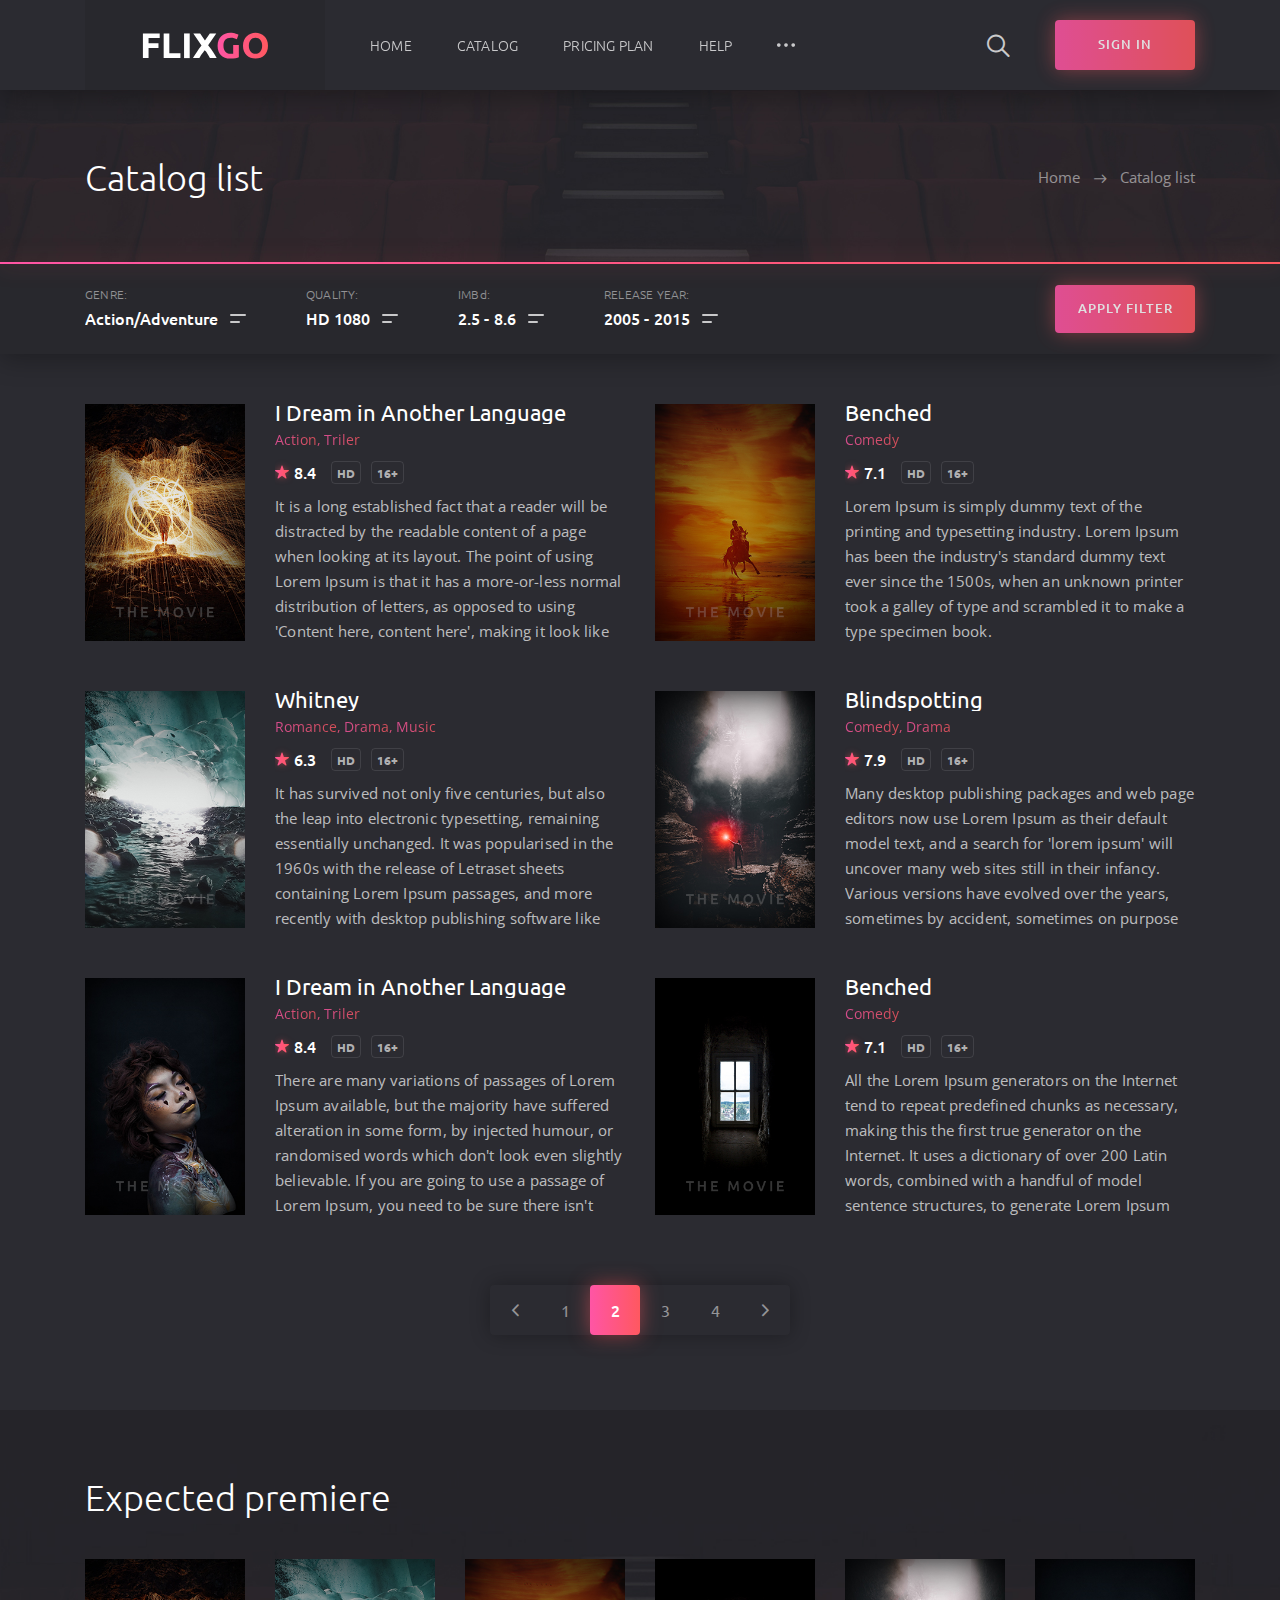
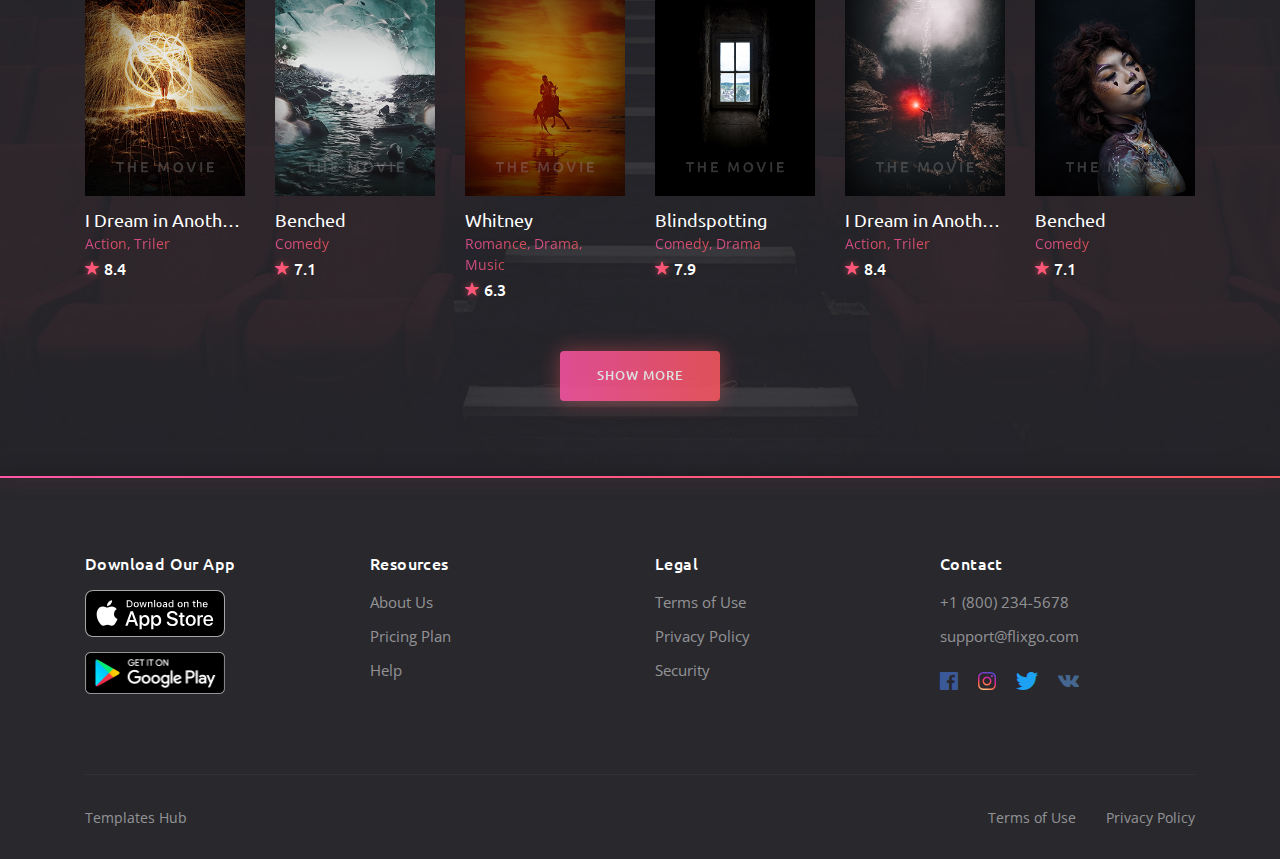
<file: catalog2.html>
<!DOCTYPE html>
<html lang="en">

<head>
	<meta charset="utf-8">
	<meta name="viewport" content="width=device-width, initial-scale=1, shrink-to-fit=no">

	<!-- Font -->
	<link href="https://fonts.googleapis.com/css?family=Open+Sans:400,600%7CUbuntu:300,400,500,700" rel="stylesheet"> 

	<!-- CSS -->
	<link rel="stylesheet" href="css/bootstrap-reboot.min.css">
	<link rel="stylesheet" href="css/bootstrap-grid.min.css">
	<link rel="stylesheet" href="css/owl.carousel.min.css">
	<link rel="stylesheet" href="css/jquery.mCustomScrollbar.min.css">
	<link rel="stylesheet" href="css/nouislider.min.css">
	<link rel="stylesheet" href="css/ionicons.min.css">
	<link rel="stylesheet" href="css/plyr.css">
	<link rel="stylesheet" href="css/photoswipe.css">
	<link rel="stylesheet" href="css/default-skin.css">
	<link rel="stylesheet" href="css/main.css">

	<!-- Favicons -->
	<link rel="icon" type="image/png" href="icon/favicon-32x32.png" sizes="32x32">
	<link rel="apple-touch-icon" href="icon/favicon-32x32.png">
	<link rel="apple-touch-icon" sizes="72x72" href="icon/apple-touch-icon-72x72.png">
	<link rel="apple-touch-icon" sizes="114x114" href="icon/apple-touch-icon-114x114.png">
	<link rel="apple-touch-icon" sizes="144x144" href="icon/apple-touch-icon-144x144.png">

	<meta name="description" content="">
	<meta name="keywords" content="">
	<meta name="author" content="Dmitry Volkov">
	<title>FlixGo – Online Movies, TV Shows & Cinema HTML Template</title>

</head>
<body class="body">
	
	<!-- header -->
	<header class="header">
		<div class="header__wrap">
			<div class="container">
				<div class="row">
					<div class="col-12">
						<div class="header__content">
							<!-- header logo -->
							<a href="index.html" class="header__logo">
								<img src="img/logo.svg" alt="">
							</a>
							<!-- end header logo -->

							<!-- header nav -->
							<ul class="header__nav">
								<!-- dropdown -->
								<li class="header__nav-item">
									<a class="dropdown-toggle header__nav-link" href="#" role="button" id="dropdownMenuHome" data-toggle="dropdown" aria-haspopup="true" aria-expanded="false">Home</a>

									<ul class="dropdown-menu header__dropdown-menu" aria-labelledby="dropdownMenuHome">
										<li><a href="index.html">Home slideshow bg</a></li>
										<li><a href="index2.html">Home static bg</a></li>
									</ul>
								</li>
								<!-- end dropdown -->

								<!-- dropdown -->
								<li class="header__nav-item">
									<a class="dropdown-toggle header__nav-link" href="#" role="button" id="dropdownMenuCatalog" data-toggle="dropdown" aria-haspopup="true" aria-expanded="false">Catalog</a>

									<ul class="dropdown-menu header__dropdown-menu" aria-labelledby="dropdownMenuCatalog">
										<li><a href="catalog1.html">Catalog Grid</a></li>
										<li><a href="catalog2.html">Catalog List</a></li>
										<li><a href="details1.html">Details Movie</a></li>
										<li><a href="details2.html">Details TV Series</a></li>
									</ul>
								</li>
								<!-- end dropdown -->

								<li class="header__nav-item">
									<a href="pricing.html" class="header__nav-link">Pricing Plan</a>
								</li>

								<li class="header__nav-item">
									<a href="faq.html" class="header__nav-link">Help</a>
								</li>

								<!-- dropdown -->
								<li class="dropdown header__nav-item">
									<a class="dropdown-toggle header__nav-link header__nav-link--more" href="#" role="button" id="dropdownMenuMore" data-toggle="dropdown" aria-haspopup="true" aria-expanded="false"><i class="icon ion-ios-more"></i></a>

									<ul class="dropdown-menu header__dropdown-menu" aria-labelledby="dropdownMenuMore">
										<li><a href="about.html">About</a></li>
										<li><a href="signin.html">Sign In</a></li>
										<li><a href="signup.html">Sign Up</a></li>
										<li><a href="404.html">404 Page</a></li>
									</ul>
								</li>
								<!-- end dropdown -->
							</ul>
							<!-- end header nav -->

							<!-- header auth -->
							<div class="header__auth">
								<button class="header__search-btn" type="button">
									<i class="icon ion-ios-search"></i>
								</button>

								<a href="signin.html" class="header__sign-in">
									<i class="icon ion-ios-log-in"></i>
									<span>sign in</span>
								</a>
							</div>
							<!-- end header auth -->

							<!-- header menu btn -->
							<button class="header__btn" type="button">
								<span></span>
								<span></span>
								<span></span>
							</button>
							<!-- end header menu btn -->
						</div>
					</div>
				</div>
			</div>
		</div>

		<!-- header search -->
		<form action="#" class="header__search">
			<div class="container">
				<div class="row">
					<div class="col-12">
						<div class="header__search-content">
							<input type="text" placeholder="Search for a movie, TV Series that you are looking for">

							<button type="button">search</button>
						</div>
					</div>
				</div>
			</div>
		</form>
		<!-- end header search -->
	</header>
	<!-- end header -->

	<!-- page title -->
	<section class="section section--first section--bg" data-bg="img/section/section.jpg">
		<div class="container">
			<div class="row">
				<div class="col-12">
					<div class="section__wrap">
						<!-- section title -->
						<h2 class="section__title">Catalog list</h2>
						<!-- end section title -->

						<!-- breadcrumb -->
						<ul class="breadcrumb">
							<li class="breadcrumb__item"><a href="#">Home</a></li>
							<li class="breadcrumb__item breadcrumb__item--active">Catalog list</li>
						</ul>
						<!-- end breadcrumb -->
					</div>
				</div>
			</div>
		</div>
	</section>
	<!-- end page title -->

	<!-- filter -->
	<div class="filter">
		<div class="container">
			<div class="row">
				<div class="col-12">
					<div class="filter__content">
						<div class="filter__items">
							<!-- filter item -->
							<div class="filter__item" id="filter__genre">
								<span class="filter__item-label">GENRE:</span>

								<div class="filter__item-btn dropdown-toggle" role="navigation" id="filter-genre" data-toggle="dropdown" aria-haspopup="true" aria-expanded="false">
									<input type="button" value="Action/Adventure">
									<span></span>
								</div>

								<ul class="filter__item-menu dropdown-menu scrollbar-dropdown" aria-labelledby="filter-genre">
									<li>Action/Adventure</li>
									<li>Animals</li>
									<li>Animation</li>
									<li>Biography</li>
									<li>Comedy</li>
									<li>Cooking</li>
									<li>Dance</li>
									<li>Documentary</li>
									<li>Drama</li>
									<li>Education</li>
									<li>Entertainment</li>
									<li>Family</li>
									<li>Fantasy</li>
									<li>History</li>
									<li>Horror</li>
									<li>Independent</li>
									<li>International</li>
									<li>Kids</li>
									<li>Kids & Family</li>
									<li>Medical</li>
									<li>Military/War</li>
									<li>Music</li>
									<li>Musical</li>
									<li>Mystery/Crime</li>
									<li>Nature</li>
									<li>Paranormal</li>
									<li>Politics</li>
									<li>Racing</li>
									<li>Romance</li>
									<li>Sci-Fi/Horror</li>
									<li>Science</li>
									<li>Science Fiction</li>
									<li>Science/Nature</li>
									<li>Spanish</li>
									<li>Travel</li>
									<li>Western</li>
								</ul>
							</div>
							<!-- end filter item -->

							<!-- filter item -->
							<div class="filter__item" id="filter__quality">
								<span class="filter__item-label">QUALITY:</span>

								<div class="filter__item-btn dropdown-toggle" role="navigation" id="filter-quality" data-toggle="dropdown" aria-haspopup="true" aria-expanded="false">
									<input type="button" value="HD 1080">
									<span></span>
								</div>

								<ul class="filter__item-menu dropdown-menu scrollbar-dropdown" aria-labelledby="filter-quality">
									<li>HD 1080</li>
									<li>HD 720</li>
									<li>DVD</li>
									<li>TS</li>
								</ul>
							</div>
							<!-- end filter item -->

							<!-- filter item -->
							<div class="filter__item" id="filter__rate">
								<span class="filter__item-label">IMBd:</span>

								<div class="filter__item-btn dropdown-toggle" role="button" id="filter-rate" data-toggle="dropdown" aria-haspopup="true" aria-expanded="false">
									<div class="filter__range">
										<div id="filter__imbd-start"></div>
										<div id="filter__imbd-end"></div>
									</div>
									<span></span>
								</div>

								<div class="filter__item-menu filter__item-menu--range dropdown-menu" aria-labelledby="filter-rate">
									<div id="filter__imbd"></div>
								</div>
							</div>
							<!-- end filter item -->

							<!-- filter item -->
							<div class="filter__item" id="filter__year">
								<span class="filter__item-label">RELEASE YEAR:</span>

								<div class="filter__item-btn dropdown-toggle" role="button" id="filter-year" data-toggle="dropdown" aria-haspopup="true" aria-expanded="false">
									<div class="filter__range">
										<div id="filter__years-start"></div>
										<div id="filter__years-end"></div>
									</div>
									<span></span>
								</div>

								<div class="filter__item-menu filter__item-menu--range dropdown-menu" aria-labelledby="filter-year">
									<div id="filter__years"></div>
								</div>
							</div>
							<!-- end filter item -->
						</div>
						
						<!-- filter btn -->
						<button class="filter__btn" type="button">apply filter</button>
						<!-- end filter btn -->
					</div>
				</div>
			</div>
		</div>
	</div>
	<!-- end filter -->

	<!-- catalog -->
	<div class="catalog">
		<div class="container">
			<div class="row">
				<!-- card -->
				<div class="col-6 col-sm-12 col-lg-6">
					<div class="card card--list">
						<div class="row">
							<div class="col-12 col-sm-4">
								<div class="card__cover">
									<img src="img/covers/cover.jpg" alt="">
									<a href="#" class="card__play">
										<i class="icon ion-ios-play"></i>
									</a>
								</div>
							</div>

							<div class="col-12 col-sm-8">
								<div class="card__content">
									<h3 class="card__title"><a href="#">I Dream in Another Language</a></h3>
									<span class="card__category">
										<a href="#">Action</a>
										<a href="#">Triler</a>
									</span>

									<div class="card__wrap">
										<span class="card__rate"><i class="icon ion-ios-star"></i>8.4</span>

										<ul class="card__list">
											<li>HD</li>
											<li>16+</li>
										</ul>
									</div>

									<div class="card__description">
										<p>It is a long established fact that a reader will be distracted by the readable content of a page when looking at its layout. The point of using Lorem Ipsum is that it has a more-or-less normal distribution of letters, as opposed to using 'Content here, content here', making it look like readable English.</p>
									</div>
								</div>
							</div>
						</div>
					</div>
				</div>
				<!-- end card -->

				<!-- card -->
				<div class="col-6 col-sm-12 col-lg-6">
					<div class="card card--list">
						<div class="row">
							<div class="col-12 col-sm-4">
								<div class="card__cover">
									<img src="img/covers/cover2.jpg" alt="">
									<a href="#" class="card__play">
										<i class="icon ion-ios-play"></i>
									</a>
								</div>
							</div>

							<div class="col-12 col-sm-8">
								<div class="card__content">
									<h3 class="card__title"><a href="#">Benched</a></h3>
									<span class="card__category">
										<a href="#">Comedy</a>
									</span>

									<div class="card__wrap">
										<span class="card__rate"><i class="icon ion-ios-star"></i>7.1</span>

										<ul class="card__list">
											<li>HD</li>
											<li>16+</li>
										</ul>
									</div>

									<div class="card__description">
										<p>Lorem Ipsum is simply dummy text of the printing and typesetting industry. Lorem Ipsum has been the industry's standard dummy text ever since the 1500s, when an unknown printer took a galley of type and scrambled it to make a type specimen book.</p>
									</div>
								</div>
							</div>
						</div>
					</div>
				</div>
				<!-- end card -->

				<!-- card -->
				<div class="col-6 col-sm-12 col-lg-6">
					<div class="card card--list">
						<div class="row">
							<div class="col-12 col-sm-4">
								<div class="card__cover">
									<img src="img/covers/cover3.jpg" alt="">
									<a href="#" class="card__play">
										<i class="icon ion-ios-play"></i>
									</a>
								</div>
							</div>

							<div class="col-12 col-sm-8">
								<div class="card__content">
									<h3 class="card__title"><a href="#">Whitney</a></h3>
									<span class="card__category">
										<a href="#">Romance</a>
										<a href="#">Drama</a>
										<a href="#">Music</a>
									</span>

									<div class="card__wrap">
										<span class="card__rate"><i class="icon ion-ios-star"></i>6.3</span>

										<ul class="card__list">
											<li>HD</li>
											<li>16+</li>
										</ul>
									</div>

									<div class="card__description">
										<p>It has survived not only five centuries, but also the leap into electronic typesetting, remaining essentially unchanged. It was popularised in the 1960s with the release of Letraset sheets containing Lorem Ipsum passages, and more recently with desktop publishing software like Aldus PageMaker including versions of Lorem Ipsum.</p>
									</div>
								</div>
							</div>
						</div>
					</div>
				</div>
				<!-- end card -->

				<!-- card -->
				<div class="col-6 col-sm-12 col-lg-6">
					<div class="card card--list">
						<div class="row">
							<div class="col-12 col-sm-4">
								<div class="card__cover">
									<img src="img/covers/cover4.jpg" alt="">
									<a href="#" class="card__play">
										<i class="icon ion-ios-play"></i>
									</a>
								</div>
							</div>

							<div class="col-12 col-sm-8">
								<div class="card__content">
									<h3 class="card__title"><a href="#">Blindspotting</a></h3>
									<span class="card__category">
										<a href="#">Comedy</a>
										<a href="#">Drama</a>
									</span>

									<div class="card__wrap">
										<span class="card__rate"><i class="icon ion-ios-star"></i>7.9</span>

										<ul class="card__list">
											<li>HD</li>
											<li>16+</li>
										</ul>
									</div>

									<div class="card__description">
										<p>Many desktop publishing packages and web page editors now use Lorem Ipsum as their default model text, and a search for 'lorem ipsum' will uncover many web sites still in their infancy. Various versions have evolved over the years, sometimes by accident, sometimes on purpose (injected humour and the like).</p>
									</div>
								</div>
							</div>
						</div>
					</div>
				</div>
				<!-- end card -->

				<!-- card -->
				<div class="col-6 col-sm-12 col-lg-6">
					<div class="card card--list">
						<div class="row">
							<div class="col-12 col-sm-4">
								<div class="card__cover">
									<img src="img/covers/cover5.jpg" alt="">
									<a href="#" class="card__play">
										<i class="icon ion-ios-play"></i>
									</a>
								</div>
							</div>

							<div class="col-12 col-sm-8">
								<div class="card__content">
									<h3 class="card__title"><a href="#">I Dream in Another Language</a></h3>
									<span class="card__category">
										<a href="#">Action</a>
										<a href="#">Triler</a>
									</span>

									<div class="card__wrap">
										<span class="card__rate"><i class="icon ion-ios-star"></i>8.4</span>

										<ul class="card__list">
											<li>HD</li>
											<li>16+</li>
										</ul>
									</div>

									<div class="card__description">
										<p>There are many variations of passages of Lorem Ipsum available, but the majority have suffered alteration in some form, by injected humour, or randomised words which don't look even slightly believable. If you are going to use a passage of Lorem Ipsum, you need to be sure there isn't anything embarrassing hidden in the middle of text.</p>
									</div>
								</div>
							</div>
						</div>
					</div>
				</div>
				<!-- end card -->

				<!-- card -->
				<div class="col-6 col-sm-12 col-lg-6">
					<div class="card card--list">
						<div class="row">
							<div class="col-12 col-sm-4">
								<div class="card__cover">
									<img src="img/covers/cover6.jpg" alt="">
									<a href="#" class="card__play">
										<i class="icon ion-ios-play"></i>
									</a>
								</div>
							</div>

							<div class="col-12 col-sm-8">
								<div class="card__content">
									<h3 class="card__title"><a href="#">Benched</a></h3>
									<span class="card__category">
										<a href="#">Comedy</a>
									</span>

									<div class="card__wrap">
										<span class="card__rate"><i class="icon ion-ios-star"></i>7.1</span>

										<ul class="card__list">
											<li>HD</li>
											<li>16+</li>
										</ul>
									</div>

									<div class="card__description">
										<p>All the Lorem Ipsum generators on the Internet tend to repeat predefined chunks as necessary, making this the first true generator on the Internet. It uses a dictionary of over 200 Latin words, combined with a handful of model sentence structures, to generate Lorem Ipsum which looks reasonable. The generated Lorem Ipsum is therefore always free from repetition, injected humour, or non-characteristic words etc.</p>
									</div>
								</div>
							</div>
						</div>
					</div>
				</div>
				<!-- end card -->

				<!-- paginator -->
				<div class="col-12">
					<ul class="paginator paginator--list">
						<li class="paginator__item paginator__item--prev">
							<a href="#"><i class="icon ion-ios-arrow-back"></i></a>
						</li>
						<li class="paginator__item"><a href="#">1</a></li>
						<li class="paginator__item paginator__item--active"><a href="#">2</a></li>
						<li class="paginator__item"><a href="#">3</a></li>
						<li class="paginator__item"><a href="#">4</a></li>
						<li class="paginator__item paginator__item--next">
							<a href="#"><i class="icon ion-ios-arrow-forward"></i></a>
						</li>
					</ul>
				</div>
				<!-- end paginator -->
			</div>
		</div>
	</div>
	<!-- end catalog -->

	<!-- expected premiere -->
	<section class="section section--bg" data-bg="img/section/section.jpg">
		<div class="container">
			<div class="row">
				<!-- section title -->
				<div class="col-12">
					<h2 class="section__title">Expected premiere</h2>
				</div>
				<!-- end section title -->

				<!-- card -->
				<div class="col-6 col-sm-4 col-lg-3 col-xl-2">
					<div class="card">
						<div class="card__cover">
							<img src="img/covers/cover.jpg" alt="">
							<a href="#" class="card__play">
								<i class="icon ion-ios-play"></i>
							</a>
						</div>
						<div class="card__content">
							<h3 class="card__title"><a href="#">I Dream in Another Language</a></h3>
							<span class="card__category">
								<a href="#">Action</a>
								<a href="#">Triler</a>
							</span>
							<span class="card__rate"><i class="icon ion-ios-star"></i>8.4</span>
						</div>
					</div>
				</div>
				<!-- end card -->

				<!-- card -->
				<div class="col-6 col-sm-4 col-lg-3 col-xl-2">
					<div class="card">
						<div class="card__cover">
							<img src="img/covers/cover3.jpg" alt="">
							<a href="#" class="card__play">
								<i class="icon ion-ios-play"></i>
							</a>
						</div>
						<div class="card__content">
							<h3 class="card__title"><a href="#">Benched</a></h3>
							<span class="card__category">
								<a href="#">Comedy</a>
							</span>
							<span class="card__rate"><i class="icon ion-ios-star"></i>7.1</span>
						</div>
					</div>
				</div>
				<!-- end card -->

				<!-- card -->
				<div class="col-6 col-sm-4 col-lg-3 col-xl-2">
					<div class="card">
						<div class="card__cover">
							<img src="img/covers/cover2.jpg" alt="">
							<a href="#" class="card__play">
								<i class="icon ion-ios-play"></i>
							</a>
						</div>
						<div class="card__content">
							<h3 class="card__title"><a href="#">Whitney</a></h3>
							<span class="card__category">
								<a href="#">Romance</a>
								<a href="#">Drama</a>
								<a href="#">Music</a>
							</span>
							<span class="card__rate"><i class="icon ion-ios-star"></i>6.3</span>
						</div>
					</div>
				</div>
				<!-- end card -->

				<!-- card -->
				<div class="col-6 col-sm-4 col-lg-3 col-xl-2">
					<div class="card">
						<div class="card__cover">
							<img src="img/covers/cover6.jpg" alt="">
							<a href="#" class="card__play">
								<i class="icon ion-ios-play"></i>
							</a>
						</div>
						<div class="card__content">
							<h3 class="card__title"><a href="#">Blindspotting</a></h3>
							<span class="card__category">
								<a href="#">Comedy</a>
								<a href="#">Drama</a>
							</span>
							<span class="card__rate"><i class="icon ion-ios-star"></i>7.9</span>
						</div>
					</div>
				</div>
				<!-- end card -->

				<!-- card -->
				<div class="col-6 col-sm-4 col-lg-3 col-xl-2">
					<div class="card">
						<div class="card__cover">
							<img src="img/covers/cover4.jpg" alt="">
							<a href="#" class="card__play">
								<i class="icon ion-ios-play"></i>
							</a>
						</div>
						<div class="card__content">
							<h3 class="card__title"><a href="#">I Dream in Another Language</a></h3>
							<span class="card__category">
								<a href="#">Action</a>
								<a href="#">Triler</a>
							</span>
							<span class="card__rate"><i class="icon ion-ios-star"></i>8.4</span>
						</div>
					</div>
				</div>
				<!-- end card -->

				<!-- card -->
				<div class="col-6 col-sm-4 col-lg-3 col-xl-2">
					<div class="card">
						<div class="card__cover">
							<img src="img/covers/cover5.jpg" alt="">
							<a href="#" class="card__play">
								<i class="icon ion-ios-play"></i>
							</a>
						</div>
						<div class="card__content">
							<h3 class="card__title"><a href="#">Benched</a></h3>
							<span class="card__category">
								<a href="#">Comedy</a>
							</span>
							<span class="card__rate"><i class="icon ion-ios-star"></i>7.1</span>
						</div>
					</div>
				</div>
				<!-- end card -->

				<!-- section btn -->
				<div class="col-12">
					<a href="#" class="section__btn">Show more</a>
				</div>
				<!-- end section btn -->
			</div>
		</div>
	</section>
	<!-- end expected premiere -->

	<!-- footer -->
	<footer class="footer">
		<div class="container">
			<div class="row">
				<!-- footer list -->
				<div class="col-12 col-md-3">
					<h6 class="footer__title">Download Our App</h6>
					<ul class="footer__app">
						<li><a href="#"><img src="img/Download_on_the_App_Store_Badge.svg" alt=""></a></li>
						<li><a href="#"><img src="img/google-play-badge.png" alt=""></a></li>
					</ul>
				</div>
				<!-- end footer list -->

				<!-- footer list -->
				<div class="col-6 col-sm-4 col-md-3">
					<h6 class="footer__title">Resources</h6>
					<ul class="footer__list">
						<li><a href="#">About Us</a></li>
						<li><a href="#">Pricing Plan</a></li>
						<li><a href="#">Help</a></li>
					</ul>
				</div>
				<!-- end footer list -->

				<!-- footer list -->
				<div class="col-6 col-sm-4 col-md-3">
					<h6 class="footer__title">Legal</h6>
					<ul class="footer__list">
						<li><a href="#">Terms of Use</a></li>
						<li><a href="#">Privacy Policy</a></li>
						<li><a href="#">Security</a></li>
					</ul>
				</div>
				<!-- end footer list -->

				<!-- footer list -->
				<div class="col-12 col-sm-4 col-md-3">
					<h6 class="footer__title">Contact</h6>
					<ul class="footer__list">
						<li><a href="tel:+18002345678">+1 (800) 234-5678</a></li>
						<li><a href="mailto:support@moviego.com">support@flixgo.com</a></li>
					</ul>
					<ul class="footer__social">
						<li class="facebook"><a href="#"><i class="icon ion-logo-facebook"></i></a></li>
						<li class="instagram"><a href="#"><i class="icon ion-logo-instagram"></i></a></li>
						<li class="twitter"><a href="#"><i class="icon ion-logo-twitter"></i></a></li>
						<li class="vk"><a href="#"><i class="icon ion-logo-vk"></i></a></li>
					</ul>
				</div>
				<!-- end footer list -->

				<!-- footer copyright -->
				<div class="col-12">
					<div class="footer__copyright">
						<small><a target="_blank" href="https://www.templateshub.net">Templates Hub</a></small>

						<ul>
							<li><a href="#">Terms of Use</a></li>
							<li><a href="#">Privacy Policy</a></li>
						</ul>
					</div>
				</div>
				<!-- end footer copyright -->
			</div>
		</div>
	</footer>
	<!-- end footer -->

	<!-- JS -->
	<script src="js/jquery-3.3.1.min.js"></script>
	<script src="js/bootstrap.bundle.min.js"></script>
	<script src="js/owl.carousel.min.js"></script>
	<script src="js/jquery.mousewheel.min.js"></script>
	<script src="js/jquery.mCustomScrollbar.min.js"></script>
	<script src="js/wNumb.js"></script>
	<script src="js/nouislider.min.js"></script>
	<script src="js/plyr.min.js"></script>
	<script src="js/jquery.morelines.min.js"></script>
	<script src="js/photoswipe.min.js"></script>
	<script src="js/photoswipe-ui-default.min.js"></script>
	<script src="js/main.js"></script>
</body>

</html>
</file>
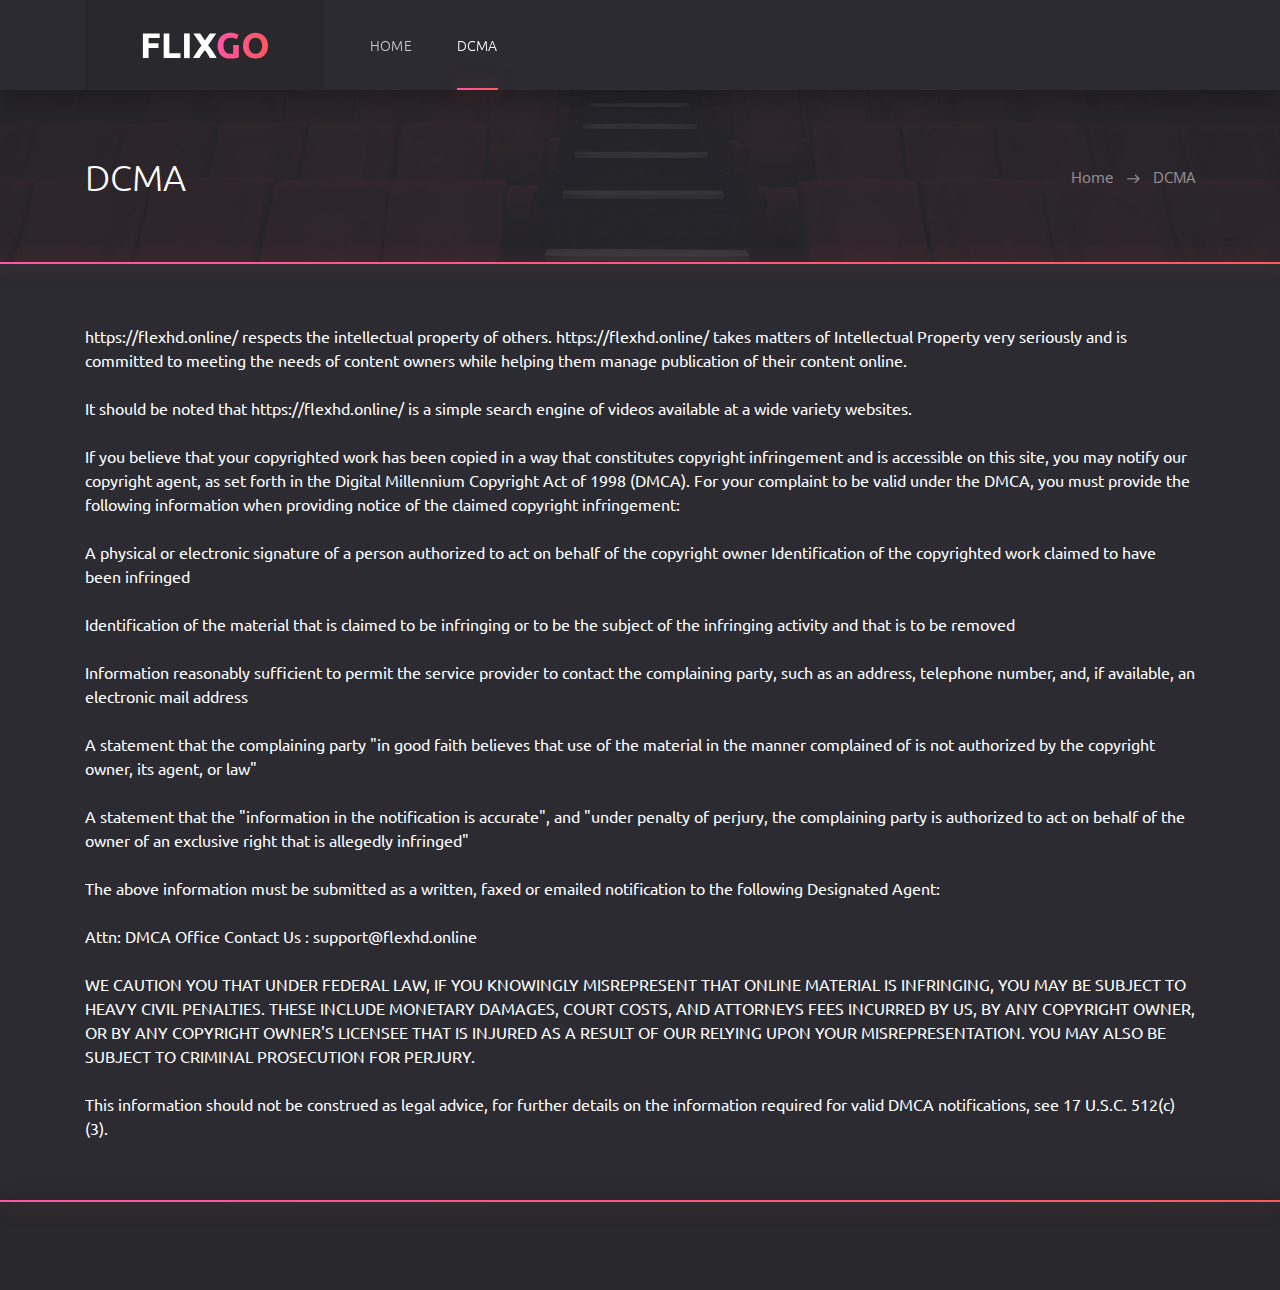
<file: dcma.html>
<!DOCTYPE html>
<html lang="en">

<head>
	<meta charset="utf-8">
	<meta name="viewport" content="width=device-width, initial-scale=1, shrink-to-fit=no">

	<!-- Font -->
	<link href="https://fonts.googleapis.com/css?family=Open+Sans:400,600%7CUbuntu:300,400,500,700" rel="stylesheet"> 

	<!-- CSS -->
	<link rel="stylesheet" href="css/bootstrap-reboot.min.css">
	<link rel="stylesheet" href="css/bootstrap-grid.min.css">
	<link rel="stylesheet" href="css/owl.carousel.min.css">
	<link rel="stylesheet" href="css/jquery.mCustomScrollbar.min.css">
	<link rel="stylesheet" href="css/nouislider.min.css">
	<link rel="stylesheet" href="css/ionicons.min.css">
	<link rel="stylesheet" href="css/plyr.css">
	<link rel="stylesheet" href="css/photoswipe.css">
	<link rel="stylesheet" href="css/default-skin.css">
	<link rel="stylesheet" href="css/main.css">

	<!-- Favicons -->
	<link rel="icon" type="image/png" href="icon/favicon-32x32.png" sizes="32x32">
	<link rel="apple-touch-icon" href="icon/favicon-32x32.png">
	<link rel="apple-touch-icon" sizes="72x72" href="icon/apple-touch-icon-72x72.png">
	<link rel="apple-touch-icon" sizes="114x114" href="icon/apple-touch-icon-114x114.png">
	<link rel="apple-touch-icon" sizes="144x144" href="icon/apple-touch-icon-144x144.png">

	<meta name="description" content="">
	<meta name="keywords" content="">
	<meta name="author" content="Dmitry Volkov">
	<title>FlexHD – Online Movies, TV Shows & Cinema</title>

</head>
<body class="body">
	
	<!-- header -->
	<header class="header">
		<div class="header__wrap">
			<div class="container">
				<div class="row">
					<div class="col-12">
						<div class="header__content">
							<!-- header logo -->
							<a href="index.html" class="header__logo">
								<img src="img/logo.svg" alt="">
							</a>
							<!-- end header logo -->

							<!-- header nav -->
							<ul class="header__nav">
								<!-- dropdown -->
								<li class="header__nav-item">
									<a href="index.html" class="header__nav-link header__nav-link">Home</a>
								</li>
								<!-- end dropdown -->

								

								<li class="header__nav-item">
									<a href="dcma.html" class="header__nav-link header__nav-link--active">DCMA</a>
								</li>

								
							</ul>
							<!-- end header nav -->

							

							
						</div>
					</div>
				</div>
			</div>
		</div>

		<!-- header search -->
		<form action="#" class="header__search">
			<div class="container">
				<div class="row">
					<div class="col-12">
						<div class="header__search-content">
							<input type="text" placeholder="Search for a movie, TV Series that you are looking for">

							<button type="button">search</button>
						</div>
					</div>
				</div>
			</div>
		</form>
		<!-- end header search -->
	</header>
	<!-- end header -->

	<!-- page title -->
	<section class="section section--first section--bg" data-bg="img/section/section.jpg">
		<div class="container">
			<div class="row">
				<div class="col-12">
					<div class="section__wrap">
						<!-- section title -->
						<h2 class="section__title">DCMA</h2>
						<!-- end section title -->

						<!-- breadcrumb -->
						<ul class="breadcrumb">
							<li class="breadcrumb__item"><a href="#">Home</a></li>
							<li class="breadcrumb__item breadcrumb__item--active">DCMA</li>
						</ul>
						<!-- end breadcrumb -->
					</div>
				</div>
			</div>
		</div>
	</section>
	<!-- end page title -->

	<!-- pricing -->
	<div class="section">
		<div class="container">
			<font color="white">https://flexhd.online/  respects the intellectual property of others. https://flexhd.online/ takes matters of Intellectual Property very seriously and is committed to meeting the needs of content owners while helping them manage publication of their content online.</font>

<br>
<br>
<font color="white">It should be noted that https://flexhd.online/ is a simple search engine of videos available at a wide variety websites.
	<br>
	<br>
If you believe that your copyrighted work has been copied in a way that constitutes copyright infringement and is accessible on this site, you may notify our copyright agent, as set forth in the Digital Millennium Copyright Act of 1998 (DMCA). For your complaint to be valid under the DMCA, you must provide the following information when providing notice of the claimed copyright infringement:
<br>
<br>
A physical or electronic signature of a person authorized to act on behalf of the copyright owner Identification of the copyrighted work claimed to have been infringed
<br>
<br>
Identification of the material that is claimed to be infringing or to be the subject of the infringing activity and that is to be removed
<br>
<br>
Information reasonably sufficient to permit the service provider to contact the complaining party, such as an address, telephone number, and, if available, an electronic mail address
<br>
<br>
A statement that the complaining party "in good faith believes that use of the material in the manner complained of is not authorized by the copyright owner, its agent, or law"
<br>
<br>
A statement that the "information in the notification is accurate", and "under penalty of perjury, the complaining party is authorized to act on behalf of the owner of an exclusive right that is allegedly infringed"
<br>
<br>
The above information must be submitted as a written, faxed or emailed notification to the following Designated Agent:

<br>
<br>

Attn: DMCA Office
</font>

<font color="white">Contact Us : support@flexhd.online

<br>
<br>

WE CAUTION YOU THAT UNDER FEDERAL LAW, IF YOU KNOWINGLY MISREPRESENT THAT ONLINE MATERIAL IS INFRINGING, YOU MAY BE SUBJECT TO HEAVY CIVIL PENALTIES. THESE INCLUDE MONETARY DAMAGES, COURT COSTS, AND ATTORNEYS FEES INCURRED BY US, BY ANY COPYRIGHT OWNER, OR BY ANY COPYRIGHT OWNER'S LICENSEE THAT IS INJURED AS A RESULT OF OUR RELYING UPON YOUR MISREPRESENTATION. YOU MAY ALSO BE SUBJECT TO CRIMINAL PROSECUTION FOR PERJURY.
<br>
<br>

This information should not be construed as legal advice, for further details on the information required for valid DMCA notifications, see 17 U.S.C. 512(c)(3).</font>
					</div>
				</div>
				<!-- end price -->

				
				<!-- end price -->
			</div>
		</div>
	</div>
	<!-- end pricing -->

	

	

	<!-- footer -->
	<footer class="footer">
		<div class="container">
			<div class="row">
				
			</div>
		</div>
	</footer>
	<!-- end footer -->

	<!-- JS -->
	<script src="js/jquery-3.3.1.min.js"></script>
	<script src="js/bootstrap.bundle.min.js"></script>
	<script src="js/owl.carousel.min.js"></script>
	<script src="js/jquery.mousewheel.min.js"></script>
	<script src="js/jquery.mCustomScrollbar.min.js"></script>
	<script src="js/wNumb.js"></script>
	<script src="js/nouislider.min.js"></script>
	<script src="js/plyr.min.js"></script>
	<script src="js/jquery.morelines.min.js"></script>
	<script src="js/photoswipe.min.js"></script>
	<script src="js/photoswipe-ui-default.min.js"></script>
	<script src="js/main.js"></script>
</body>

</html>
</file>
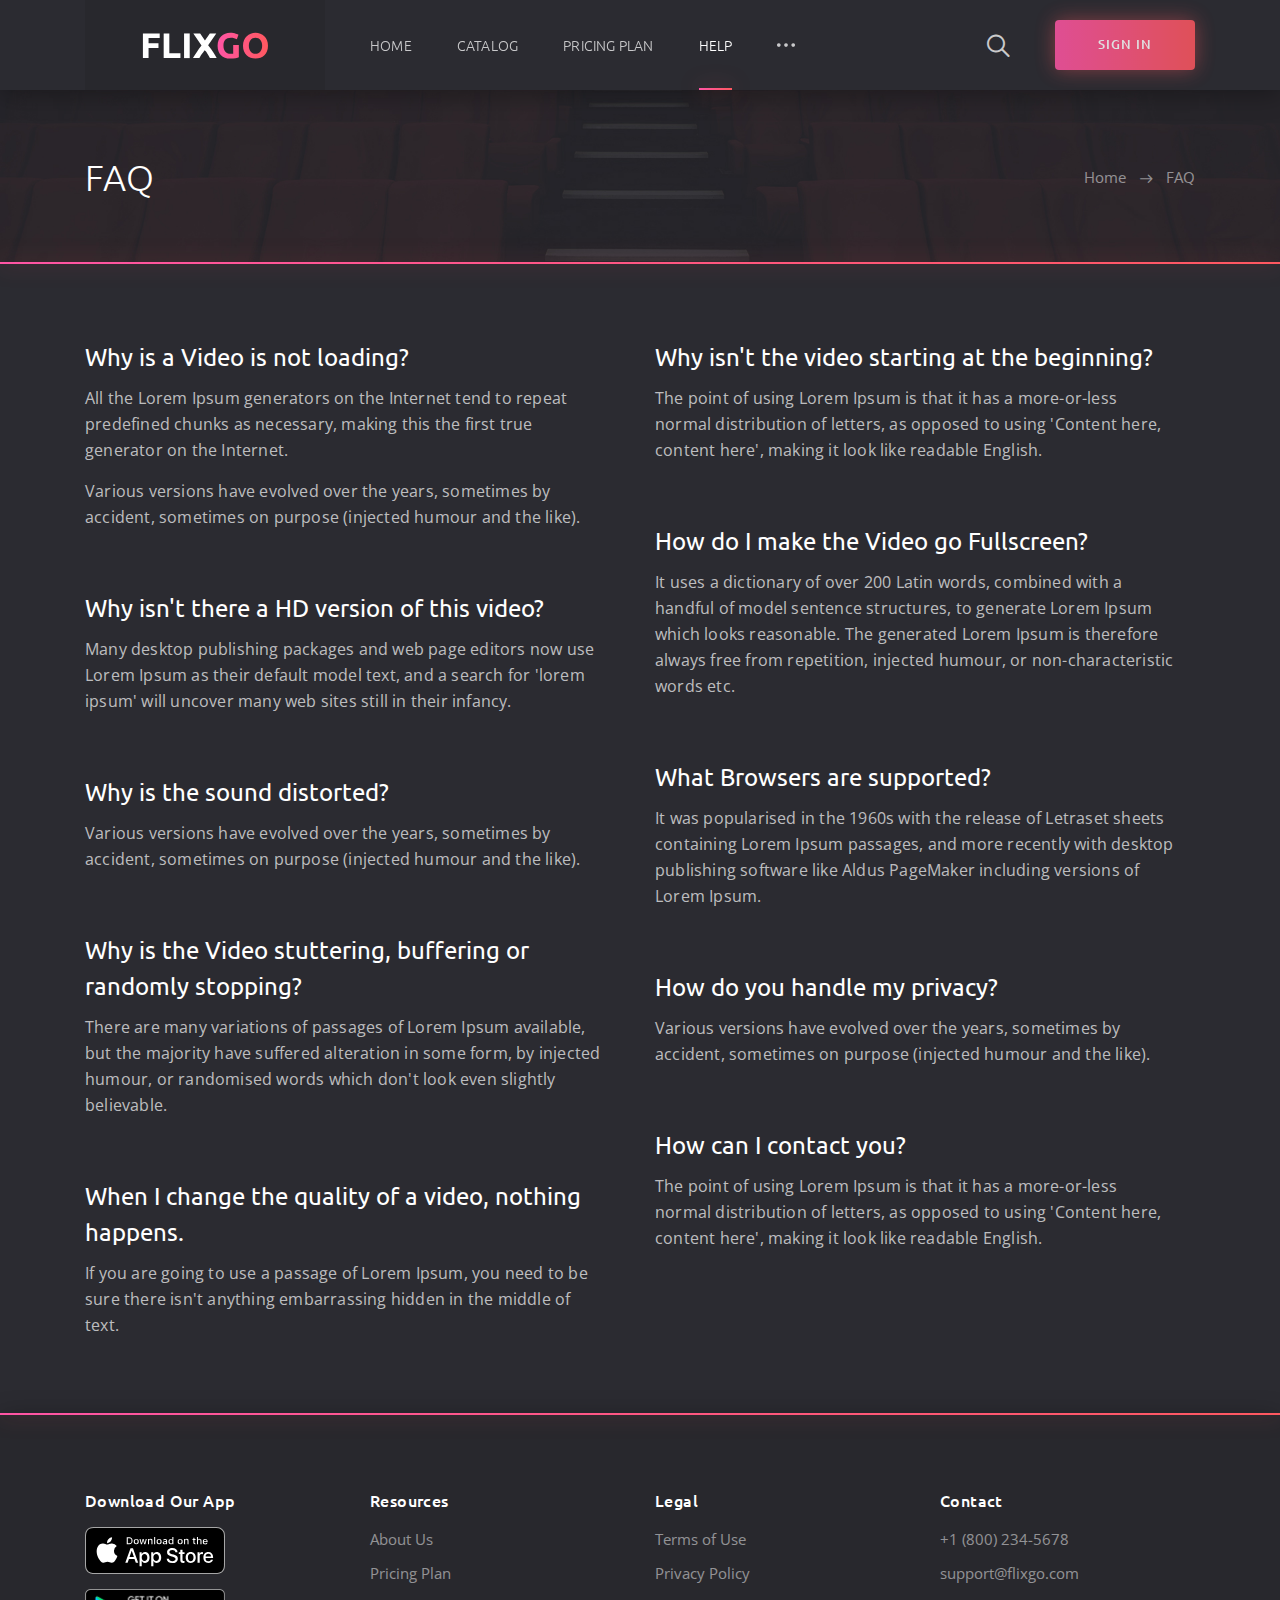
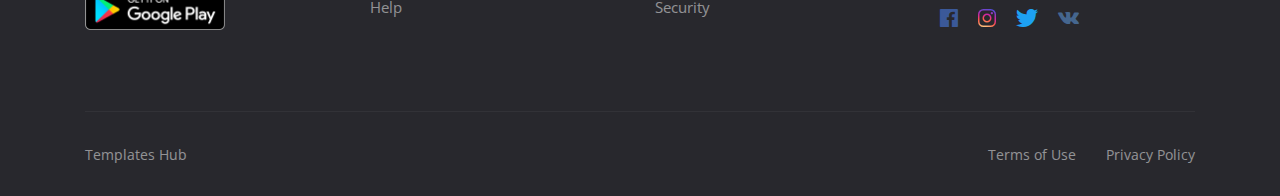
<file: faq.html>
<!DOCTYPE html>
<html lang="en">

<head>
	<meta charset="utf-8">
	<meta name="viewport" content="width=device-width, initial-scale=1, shrink-to-fit=no">

	<!-- Font -->
	<link href="https://fonts.googleapis.com/css?family=Open+Sans:400,600%7CUbuntu:300,400,500,700" rel="stylesheet"> 

	<!-- CSS -->
	<link rel="stylesheet" href="css/bootstrap-reboot.min.css">
	<link rel="stylesheet" href="css/bootstrap-grid.min.css">
	<link rel="stylesheet" href="css/owl.carousel.min.css">
	<link rel="stylesheet" href="css/jquery.mCustomScrollbar.min.css">
	<link rel="stylesheet" href="css/nouislider.min.css">
	<link rel="stylesheet" href="css/ionicons.min.css">
	<link rel="stylesheet" href="css/plyr.css">
	<link rel="stylesheet" href="css/photoswipe.css">
	<link rel="stylesheet" href="css/default-skin.css">
	<link rel="stylesheet" href="css/main.css">

	<!-- Favicons -->
	<link rel="icon" type="image/png" href="icon/favicon-32x32.png" sizes="32x32">
	<link rel="apple-touch-icon" href="icon/favicon-32x32.png">
	<link rel="apple-touch-icon" sizes="72x72" href="icon/apple-touch-icon-72x72.png">
	<link rel="apple-touch-icon" sizes="114x114" href="icon/apple-touch-icon-114x114.png">
	<link rel="apple-touch-icon" sizes="144x144" href="icon/apple-touch-icon-144x144.png">

	<meta name="description" content="">
	<meta name="keywords" content="">
	<meta name="author" content="Dmitry Volkov">
	<title>FlixGo – Online Movies, TV Shows & Cinema HTML Template</title>

</head>
<body class="body">
	
	<!-- header -->
	<header class="header">
		<div class="header__wrap">
			<div class="container">
				<div class="row">
					<div class="col-12">
						<div class="header__content">
							<!-- header logo -->
							<a href="index.html" class="header__logo">
								<img src="img/logo.svg" alt="">
							</a>
							<!-- end header logo -->

							<!-- header nav -->
							<ul class="header__nav">
								<!-- dropdown -->
								<li class="header__nav-item">
									<a class="dropdown-toggle header__nav-link" href="#" role="button" id="dropdownMenuHome" data-toggle="dropdown" aria-haspopup="true" aria-expanded="false">Home</a>

									<ul class="dropdown-menu header__dropdown-menu" aria-labelledby="dropdownMenuHome">
										<li><a href="index.html">Home slideshow bg</a></li>
										<li><a href="index2.html">Home static bg</a></li>
									</ul>
								</li>
								<!-- end dropdown -->

								<!-- dropdown -->
								<li class="header__nav-item">
									<a class="dropdown-toggle header__nav-link" href="#" role="button" id="dropdownMenuCatalog" data-toggle="dropdown" aria-haspopup="true" aria-expanded="false">Catalog</a>

									<ul class="dropdown-menu header__dropdown-menu" aria-labelledby="dropdownMenuCatalog">
										<li><a href="catalog1.html">Catalog Grid</a></li>
										<li><a href="catalog2.html">Catalog List</a></li>
										<li><a href="details1.html">Details Movie</a></li>
										<li><a href="details2.html">Details TV Series</a></li>
									</ul>
								</li>
								<!-- end dropdown -->

								<li class="header__nav-item">
									<a href="pricing.html" class="header__nav-link">Pricing Plan</a>
								</li>

								<li class="header__nav-item">
									<a href="faq.html" class="header__nav-link header__nav-link--active">Help</a>
								</li>

								<!-- dropdown -->
								<li class="dropdown header__nav-item">
									<a class="dropdown-toggle header__nav-link header__nav-link--more" href="#" role="button" id="dropdownMenuMore" data-toggle="dropdown" aria-haspopup="true" aria-expanded="false"><i class="icon ion-ios-more"></i></a>

									<ul class="dropdown-menu header__dropdown-menu" aria-labelledby="dropdownMenuMore">
										<li><a href="about.html">About</a></li>
										<li><a href="signin.html">Sign In</a></li>
										<li><a href="signup.html">Sign Up</a></li>
										<li><a href="404.html">404 Page</a></li>
									</ul>
								</li>
								<!-- end dropdown -->
							</ul>
							<!-- end header nav -->

							<!-- header auth -->
							<div class="header__auth">
								<button class="header__search-btn" type="button">
									<i class="icon ion-ios-search"></i>
								</button>

								<a href="signin.html" class="header__sign-in">
									<i class="icon ion-ios-log-in"></i>
									<span>sign in</span>
								</a>
							</div>
							<!-- end header auth -->

							<!-- header menu btn -->
							<button class="header__btn" type="button">
								<span></span>
								<span></span>
								<span></span>
							</button>
							<!-- end header menu btn -->
						</div>
					</div>
				</div>
			</div>
		</div>

		<!-- header search -->
		<form action="#" class="header__search">
			<div class="container">
				<div class="row">
					<div class="col-12">
						<div class="header__search-content">
							<input type="text" placeholder="Search for a movie, TV Series that you are looking for">

							<button type="button">search</button>
						</div>
					</div>
				</div>
			</div>
		</form>
		<!-- end header search -->
	</header>
	<!-- end header -->

	<!-- page title -->
	<section class="section section--first section--bg" data-bg="img/section/section.jpg">
		<div class="container">
			<div class="row">
				<div class="col-12">
					<div class="section__wrap">
						<!-- section title -->
						<h2 class="section__title">FAQ</h2>
						<!-- end section title -->

						<!-- breadcrumb -->
						<ul class="breadcrumb">
							<li class="breadcrumb__item"><a href="#">Home</a></li>
							<li class="breadcrumb__item breadcrumb__item--active">FAQ</li>
						</ul>
						<!-- end breadcrumb -->
					</div>
				</div>
			</div>
		</div>
	</section>
	<!-- end page title -->

	<!-- faq -->
	<section class="section">
		<div class="container">
			<div class="row">
				<div class="col-12 col-md-6">
					<div class="faq">
						<h3 class="faq__title">Why is a Video is not loading?</h3>
						<p class="faq__text">All the Lorem Ipsum generators on the Internet tend to repeat predefined chunks as necessary, making this the first true generator on the Internet.</p>
						<p class="faq__text">Various versions have evolved over the years, sometimes by accident, sometimes on purpose (injected humour and the like).</p>
					</div>

					<div class="faq">
						<h3 class="faq__title">Why isn't there a HD version of this video?</h3>
						<p class="faq__text">Many desktop publishing packages and web page editors now use Lorem Ipsum as their default model text, and a search for 'lorem ipsum' will uncover many web sites still in their infancy.</p>
					</div>

					<div class="faq">
						<h3 class="faq__title">Why is the sound distorted?</h3>
						<p class="faq__text">Various versions have evolved over the years, sometimes by accident, sometimes on purpose (injected humour and the like).</p>
					</div>

					<div class="faq">
						<h3 class="faq__title">Why is the Video stuttering, buffering or randomly stopping?</h3>
						<p class="faq__text">There are many variations of passages of Lorem Ipsum available, but the majority have suffered alteration in some form, by injected humour, or randomised words which don't look even slightly believable.</p>
					</div>

					<div class="faq">
						<h3 class="faq__title">When I change the quality of a video, nothing happens.</h3>
						<p class="faq__text">If you are going to use a passage of Lorem Ipsum, you need to be sure there isn't anything embarrassing hidden in the middle of text.</p>
					</div>
				</div>

				<div class="col-12 col-md-6">
					<div class="faq">
						<h3 class="faq__title">Why isn't the video starting at the beginning?</h3>
						<p class="faq__text">The point of using Lorem Ipsum is that it has a more-or-less normal distribution of letters, as opposed to using 'Content here, content here', making it look like readable English.</p>
					</div>

					<div class="faq">
						<h3 class="faq__title">How do I make the Video go Fullscreen?</h3>
						<p class="faq__text">It uses a dictionary of over 200 Latin words, combined with a handful of model sentence structures, to generate Lorem Ipsum which looks reasonable. The generated Lorem Ipsum is therefore always free from repetition, injected humour, or non-characteristic words etc.</p>
					</div>

					<div class="faq">
						<h3 class="faq__title">What Browsers are supported?</h3>
						<p class="faq__text">It was popularised in the 1960s with the release of Letraset sheets containing Lorem Ipsum passages, and more recently with desktop publishing software like Aldus PageMaker including versions of Lorem Ipsum.</p>
					</div>

					<div class="faq">
						<h3 class="faq__title">How do you handle my privacy?</h3>
						<p class="faq__text">Various versions have evolved over the years, sometimes by accident, sometimes on purpose (injected humour and the like).</p>
					</div>

					<div class="faq">
						<h3 class="faq__title">How can I contact you?</h3>
						<p class="faq__text">The point of using Lorem Ipsum is that it has a more-or-less normal distribution of letters, as opposed to using 'Content here, content here', making it look like readable English.</p>
					</div>
				</div>
			</div>
		</div>
	</section>
	<!-- end faq -->

	<!-- footer -->
	<footer class="footer">
		<div class="container">
			<div class="row">
				<!-- footer list -->
				<div class="col-12 col-md-3">
					<h6 class="footer__title">Download Our App</h6>
					<ul class="footer__app">
						<li><a href="#"><img src="img/Download_on_the_App_Store_Badge.svg" alt=""></a></li>
						<li><a href="#"><img src="img/google-play-badge.png" alt=""></a></li>
					</ul>
				</div>
				<!-- end footer list -->

				<!-- footer list -->
				<div class="col-6 col-sm-4 col-md-3">
					<h6 class="footer__title">Resources</h6>
					<ul class="footer__list">
						<li><a href="#">About Us</a></li>
						<li><a href="#">Pricing Plan</a></li>
						<li><a href="#">Help</a></li>
					</ul>
				</div>
				<!-- end footer list -->

				<!-- footer list -->
				<div class="col-6 col-sm-4 col-md-3">
					<h6 class="footer__title">Legal</h6>
					<ul class="footer__list">
						<li><a href="#">Terms of Use</a></li>
						<li><a href="#">Privacy Policy</a></li>
						<li><a href="#">Security</a></li>
					</ul>
				</div>
				<!-- end footer list -->

				<!-- footer list -->
				<div class="col-12 col-sm-4 col-md-3">
					<h6 class="footer__title">Contact</h6>
					<ul class="footer__list">
						<li><a href="tel:+18002345678">+1 (800) 234-5678</a></li>
						<li><a href="mailto:support@moviego.com">support@flixgo.com</a></li>
					</ul>
					<ul class="footer__social">
						<li class="facebook"><a href="#"><i class="icon ion-logo-facebook"></i></a></li>
						<li class="instagram"><a href="#"><i class="icon ion-logo-instagram"></i></a></li>
						<li class="twitter"><a href="#"><i class="icon ion-logo-twitter"></i></a></li>
						<li class="vk"><a href="#"><i class="icon ion-logo-vk"></i></a></li>
					</ul>
				</div>
				<!-- end footer list -->

				<!-- footer copyright -->
				<div class="col-12">
					<div class="footer__copyright">
						<small><a target="_blank" href="https://www.templateshub.net">Templates Hub</a></small>

						<ul>
							<li><a href="#">Terms of Use</a></li>
							<li><a href="#">Privacy Policy</a></li>
						</ul>
					</div>
				</div>
				<!-- end footer copyright -->
			</div>
		</div>
	</footer>
	<!-- end footer -->

	<!-- JS -->
	<script src="js/jquery-3.3.1.min.js"></script>
	<script src="js/bootstrap.bundle.min.js"></script>
	<script src="js/owl.carousel.min.js"></script>
	<script src="js/jquery.mousewheel.min.js"></script>
	<script src="js/jquery.mCustomScrollbar.min.js"></script>
	<script src="js/wNumb.js"></script>
	<script src="js/nouislider.min.js"></script>
	<script src="js/plyr.min.js"></script>
	<script src="js/jquery.morelines.min.js"></script>
	<script src="js/photoswipe.min.js"></script>
	<script src="js/photoswipe-ui-default.min.js"></script>
	<script src="js/main.js"></script>
</body>

</html>
</file>
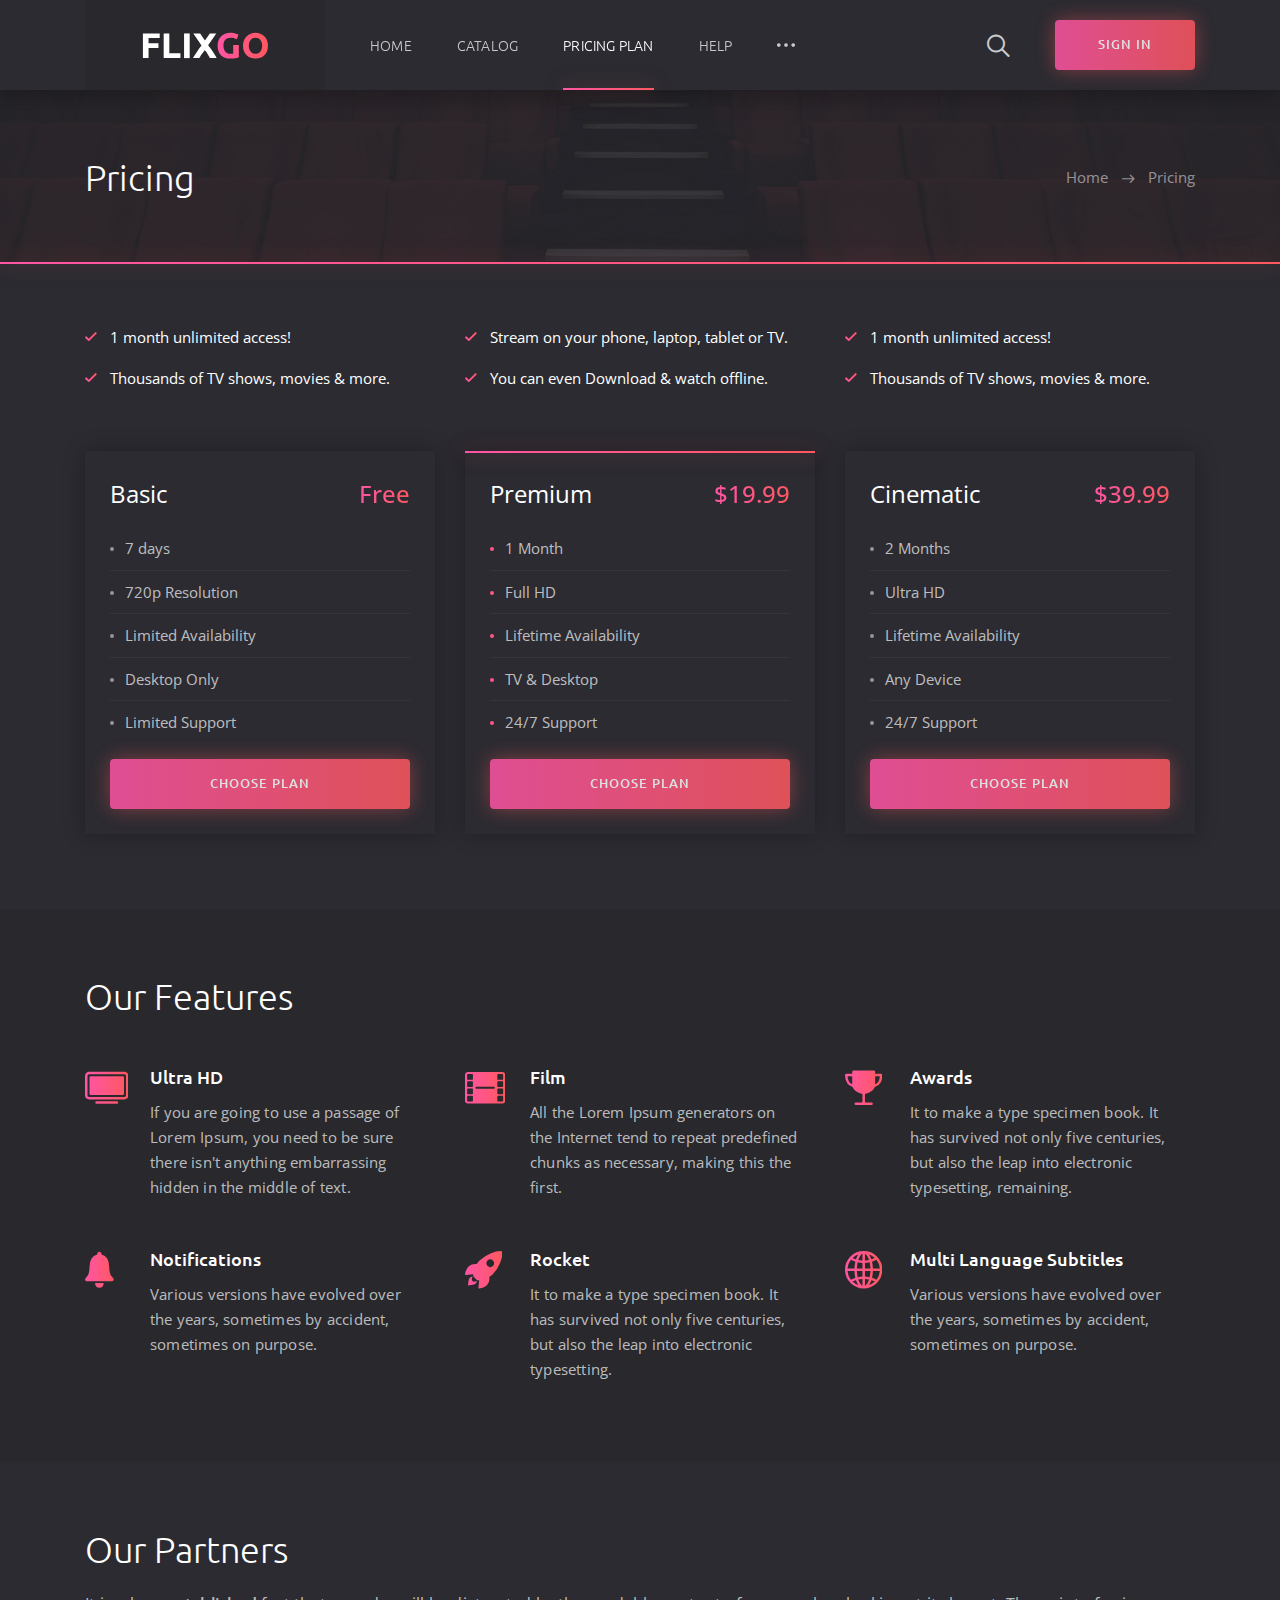
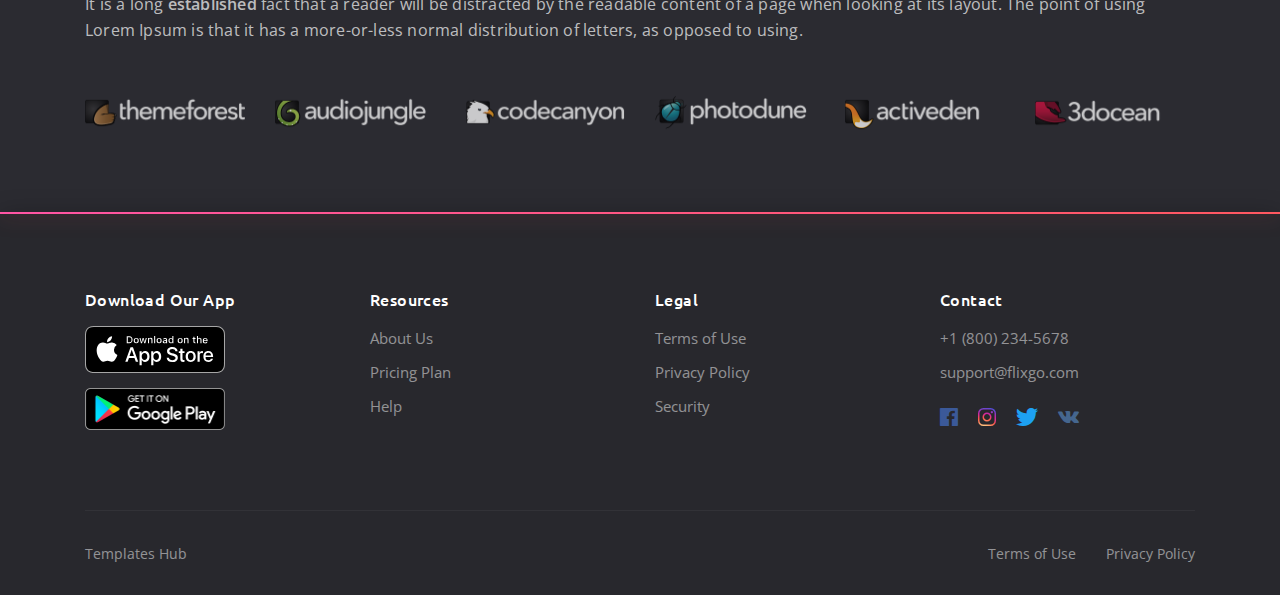
<file: pricing.html>
<!DOCTYPE html>
<html lang="en">

<head>
	<meta charset="utf-8">
	<meta name="viewport" content="width=device-width, initial-scale=1, shrink-to-fit=no">

	<!-- Font -->
	<link href="https://fonts.googleapis.com/css?family=Open+Sans:400,600%7CUbuntu:300,400,500,700" rel="stylesheet"> 

	<!-- CSS -->
	<link rel="stylesheet" href="css/bootstrap-reboot.min.css">
	<link rel="stylesheet" href="css/bootstrap-grid.min.css">
	<link rel="stylesheet" href="css/owl.carousel.min.css">
	<link rel="stylesheet" href="css/jquery.mCustomScrollbar.min.css">
	<link rel="stylesheet" href="css/nouislider.min.css">
	<link rel="stylesheet" href="css/ionicons.min.css">
	<link rel="stylesheet" href="css/plyr.css">
	<link rel="stylesheet" href="css/photoswipe.css">
	<link rel="stylesheet" href="css/default-skin.css">
	<link rel="stylesheet" href="css/main.css">

	<!-- Favicons -->
	<link rel="icon" type="image/png" href="icon/favicon-32x32.png" sizes="32x32">
	<link rel="apple-touch-icon" href="icon/favicon-32x32.png">
	<link rel="apple-touch-icon" sizes="72x72" href="icon/apple-touch-icon-72x72.png">
	<link rel="apple-touch-icon" sizes="114x114" href="icon/apple-touch-icon-114x114.png">
	<link rel="apple-touch-icon" sizes="144x144" href="icon/apple-touch-icon-144x144.png">

	<meta name="description" content="">
	<meta name="keywords" content="">
	<meta name="author" content="Dmitry Volkov">
	<title>FlixGo – Online Movies, TV Shows & Cinema HTML Template</title>

</head>
<body class="body">
	
	<!-- header -->
	<header class="header">
		<div class="header__wrap">
			<div class="container">
				<div class="row">
					<div class="col-12">
						<div class="header__content">
							<!-- header logo -->
							<a href="index.html" class="header__logo">
								<img src="img/logo.svg" alt="">
							</a>
							<!-- end header logo -->

							<!-- header nav -->
							<ul class="header__nav">
								<!-- dropdown -->
								<li class="header__nav-item">
									<a class="dropdown-toggle header__nav-link" href="#" role="button" id="dropdownMenuHome" data-toggle="dropdown" aria-haspopup="true" aria-expanded="false">Home</a>

									<ul class="dropdown-menu header__dropdown-menu" aria-labelledby="dropdownMenuHome">
										<li><a href="index.html">Home slideshow bg</a></li>
										<li><a href="index2.html">Home static bg</a></li>
									</ul>
								</li>
								<!-- end dropdown -->

								<!-- dropdown -->
								<li class="header__nav-item">
									<a class="dropdown-toggle header__nav-link" href="#" role="button" id="dropdownMenuCatalog" data-toggle="dropdown" aria-haspopup="true" aria-expanded="false">Catalog</a>

									<ul class="dropdown-menu header__dropdown-menu" aria-labelledby="dropdownMenuCatalog">
										<li><a href="catalog1.html">Catalog Grid</a></li>
										<li><a href="catalog2.html">Catalog List</a></li>
										<li><a href="details1.html">Details Movie</a></li>
										<li><a href="details2.html">Details TV Series</a></li>
									</ul>
								</li>
								<!-- end dropdown -->

								<li class="header__nav-item">
									<a href="pricing.html" class="header__nav-link header__nav-link--active">Pricing Plan</a>
								</li>

								<li class="header__nav-item">
									<a href="faq.html" class="header__nav-link">Help</a>
								</li>

								<!-- dropdown -->
								<li class="dropdown header__nav-item">
									<a class="dropdown-toggle header__nav-link header__nav-link--more" href="#" role="button" id="dropdownMenuMore" data-toggle="dropdown" aria-haspopup="true" aria-expanded="false"><i class="icon ion-ios-more"></i></a>

									<ul class="dropdown-menu header__dropdown-menu" aria-labelledby="dropdownMenuMore">
										<li><a href="about.html">About</a></li>
										<li><a href="signin.html">Sign In</a></li>
										<li><a href="signup.html">Sign Up</a></li>
										<li><a href="404.html">404 Page</a></li>
									</ul>
								</li>
								<!-- end dropdown -->
							</ul>
							<!-- end header nav -->

							<!-- header auth -->
							<div class="header__auth">
								<button class="header__search-btn" type="button">
									<i class="icon ion-ios-search"></i>
								</button>

								<a href="signin.html" class="header__sign-in">
									<i class="icon ion-ios-log-in"></i>
									<span>sign in</span>
								</a>
							</div>
							<!-- end header auth -->

							<!-- header menu btn -->
							<button class="header__btn" type="button">
								<span></span>
								<span></span>
								<span></span>
							</button>
							<!-- end header menu btn -->
						</div>
					</div>
				</div>
			</div>
		</div>

		<!-- header search -->
		<form action="#" class="header__search">
			<div class="container">
				<div class="row">
					<div class="col-12">
						<div class="header__search-content">
							<input type="text" placeholder="Search for a movie, TV Series that you are looking for">

							<button type="button">search</button>
						</div>
					</div>
				</div>
			</div>
		</form>
		<!-- end header search -->
	</header>
	<!-- end header -->

	<!-- page title -->
	<section class="section section--first section--bg" data-bg="img/section/section.jpg">
		<div class="container">
			<div class="row">
				<div class="col-12">
					<div class="section__wrap">
						<!-- section title -->
						<h2 class="section__title">Pricing</h2>
						<!-- end section title -->

						<!-- breadcrumb -->
						<ul class="breadcrumb">
							<li class="breadcrumb__item"><a href="#">Home</a></li>
							<li class="breadcrumb__item breadcrumb__item--active">Pricing</li>
						</ul>
						<!-- end breadcrumb -->
					</div>
				</div>
			</div>
		</div>
	</section>
	<!-- end page title -->

	<!-- pricing -->
	<div class="section">
		<div class="container">
			<div class="row">
				<!-- plan features -->
				<div class="col-12">
					<ul class="row plan-features">
						<li class="col-12 col-md-6 col-lg-4">1 month unlimited access!</li>
						<li class="col-12 col-md-6 col-lg-4">Stream on your phone, laptop, tablet or TV.</li>
						<li class="col-12 col-md-6 col-lg-4">1 month unlimited access!</li>
						<li class="col-12 col-md-6 col-lg-4">Thousands of TV shows, movies & more.</li>
						<li class="col-12 col-md-6 col-lg-4">You can even Download & watch offline.</li>
						<li class="col-12 col-md-6 col-lg-4">Thousands of TV shows, movies & more.</li>
					</ul>
				</div>
				<!-- end plan features -->

				<!-- price -->
				<div class="col-12 col-md-6 col-lg-4">
					<div class="price">
						<div class="price__item price__item--first"><span>Basic</span> <span>Free</span></div>
						<div class="price__item"><span>7 days</span></div>
						<div class="price__item"><span>720p Resolution</span></div>
						<div class="price__item"><span>Limited Availability</span></div>
						<div class="price__item"><span>Desktop Only</span></div>
						<div class="price__item"><span>Limited Support</span></div>
						<a href="#" class="price__btn">Choose Plan</a>
					</div>
				</div>
				<!-- end price -->

				<!-- price -->
				<div class="col-12 col-md-6 col-lg-4">
					<div class="price price--premium">
						<div class="price__item price__item--first"><span>Premium</span> <span>$19.99</span></div>
						<div class="price__item"><span>1 Month</span></div>
						<div class="price__item"><span>Full HD</span></div>
						<div class="price__item"><span>Lifetime Availability</span></div>
						<div class="price__item"><span>TV & Desktop</span></div>
						<div class="price__item"><span>24/7 Support</span></div>
						<a href="#" class="price__btn">Choose Plan</a>
					</div>
				</div>
				<!-- end price -->

				<!-- price -->
				<div class="col-12 col-md-6 col-lg-4">
					<div class="price">
						<div class="price__item price__item--first"><span>Cinematic</span> <span>$39.99</span></div>
						<div class="price__item"><span>2 Months</span></div>
						<div class="price__item"><span>Ultra HD</span></div>
						<div class="price__item"><span>Lifetime Availability</span></div>
						<div class="price__item"><span>Any Device</span></div>
						<div class="price__item"><span>24/7 Support</span></div>
						<a href="#" class="price__btn">Choose Plan</a>
					</div>
				</div>
				<!-- end price -->
			</div>
		</div>
	</div>
	<!-- end pricing -->

	<!-- features -->
	<section class="section section--dark">
		<div class="container">
			<div class="row">
				<!-- section title -->
				<div class="col-12">
					<h2 class="section__title section__title--no-margin">Our Features</h2>
				</div>
				<!-- end section title -->

				<!-- feature -->
				<div class="col-12 col-md-6 col-lg-4">
					<div class="feature">
						<i class="icon ion-ios-tv feature__icon"></i>
						<h3 class="feature__title">Ultra HD</h3>
						<p class="feature__text">If you are going to use a passage of Lorem Ipsum, you need to be sure there isn't anything embarrassing hidden in the middle of text.</p>
					</div>
				</div>
				<!-- end feature -->

				<!-- feature -->
				<div class="col-12 col-md-6 col-lg-4">
					<div class="feature">
						<i class="icon ion-ios-film feature__icon"></i>
						<h3 class="feature__title">Film</h3>
						<p class="feature__text">All the Lorem Ipsum generators on the Internet tend to repeat predefined chunks as necessary, making this the first.</p>
					</div>
				</div>
				<!-- end feature -->

				<!-- feature -->
				<div class="col-12 col-md-6 col-lg-4">
					<div class="feature">
						<i class="icon ion-ios-trophy feature__icon"></i>
						<h3 class="feature__title">Awards</h3>
						<p class="feature__text">It to make a type specimen book. It has survived not only five centuries, but also the leap into electronic typesetting, remaining.</p>
					</div>
				</div>
				<!-- end feature -->

				<!-- feature -->
				<div class="col-12 col-md-6 col-lg-4">
					<div class="feature">
						<i class="icon ion-ios-notifications feature__icon"></i>
						<h3 class="feature__title">Notifications</h3>
						<p class="feature__text">Various versions have evolved over the years, sometimes by accident, sometimes on purpose.</p>
					</div>
				</div>
				<!-- end feature -->

				<!-- feature -->
				<div class="col-12 col-md-6 col-lg-4">
					<div class="feature">
						<i class="icon ion-ios-rocket feature__icon"></i>
						<h3 class="feature__title">Rocket</h3>
						<p class="feature__text">It to make a type specimen book. It has survived not only five centuries, but also the leap into electronic typesetting.</p>
					</div>
				</div>
				<!-- end feature -->

				<!-- feature -->
				<div class="col-12 col-md-6 col-lg-4">
					<div class="feature">
						<i class="icon ion-ios-globe feature__icon"></i>
						<h3 class="feature__title">Multi Language Subtitles </h3>
						<p class="feature__text">Various versions have evolved over the years, sometimes by accident, sometimes on purpose.</p>
					</div>
				</div>
				<!-- end feature -->
			</div>
		</div>
	</section>
	<!-- end features -->

	<!-- partners -->
	<section class="section">
		<div class="container">
			<div class="row">
				<!-- section title -->
				<div class="col-12">
					<h2 class="section__title section__title--no-margin">Our Partners</h2>
				</div>
				<!-- end section title -->

				<!-- section text -->
				<div class="col-12">
					<p class="section__text section__text--last-with-margin">It is a long <b>established</b> fact that a reader will be distracted by the readable content of a page when looking at its layout. The point of using Lorem Ipsum is that it has a more-or-less normal distribution of letters, as opposed to using.</p>
				</div>
				<!-- end section text -->

				<!-- partner -->
				<div class="col-6 col-sm-4 col-md-3 col-lg-2">
					<a href="#" class="partner">
						<img src="img/partners/themeforest-light-background.png" alt="" class="partner__img">
					</a>
				</div>
				<!-- end partner -->

				<!-- partner -->
				<div class="col-6 col-sm-4 col-md-3 col-lg-2">
					<a href="#" class="partner">
						<img src="img/partners/audiojungle-light-background.png" alt="" class="partner__img">
					</a>
				</div>
				<!-- end partner -->

				<!-- partner -->
				<div class="col-6 col-sm-4 col-md-3 col-lg-2">
					<a href="#" class="partner">
						<img src="img/partners/codecanyon-light-background.png" alt="" class="partner__img">
					</a>
				</div>
				<!-- end partner -->

				<!-- partner -->
				<div class="col-6 col-sm-4 col-md-3 col-lg-2">
					<a href="#" class="partner">
						<img src="img/partners/photodune-light-background.png" alt="" class="partner__img">
					</a>
				</div>
				<!-- end partner -->

				<!-- partner -->
				<div class="col-6 col-sm-4 col-md-3 col-lg-2">
					<a href="#" class="partner">
						<img src="img/partners/activeden-light-background.png" alt="" class="partner__img">
					</a>
				</div>
				<!-- end partner -->

				<!-- partner -->
				<div class="col-6 col-sm-4 col-md-3 col-lg-2">
					<a href="#" class="partner">
						<img src="img/partners/3docean-light-background.png" alt="" class="partner__img">
					</a>
				</div>
				<!-- end partner -->
			</div>
		</div>
	</section>
	<!-- end partners -->

	<!-- footer -->
	<footer class="footer">
		<div class="container">
			<div class="row">
				<!-- footer list -->
				<div class="col-12 col-md-3">
					<h6 class="footer__title">Download Our App</h6>
					<ul class="footer__app">
						<li><a href="#"><img src="img/Download_on_the_App_Store_Badge.svg" alt=""></a></li>
						<li><a href="#"><img src="img/google-play-badge.png" alt=""></a></li>
					</ul>
				</div>
				<!-- end footer list -->

				<!-- footer list -->
				<div class="col-6 col-sm-4 col-md-3">
					<h6 class="footer__title">Resources</h6>
					<ul class="footer__list">
						<li><a href="#">About Us</a></li>
						<li><a href="#">Pricing Plan</a></li>
						<li><a href="#">Help</a></li>
					</ul>
				</div>
				<!-- end footer list -->

				<!-- footer list -->
				<div class="col-6 col-sm-4 col-md-3">
					<h6 class="footer__title">Legal</h6>
					<ul class="footer__list">
						<li><a href="#">Terms of Use</a></li>
						<li><a href="#">Privacy Policy</a></li>
						<li><a href="#">Security</a></li>
					</ul>
				</div>
				<!-- end footer list -->

				<!-- footer list -->
				<div class="col-12 col-sm-4 col-md-3">
					<h6 class="footer__title">Contact</h6>
					<ul class="footer__list">
						<li><a href="tel:+18002345678">+1 (800) 234-5678</a></li>
						<li><a href="mailto:support@moviego.com">support@flixgo.com</a></li>
					</ul>
					<ul class="footer__social">
						<li class="facebook"><a href="#"><i class="icon ion-logo-facebook"></i></a></li>
						<li class="instagram"><a href="#"><i class="icon ion-logo-instagram"></i></a></li>
						<li class="twitter"><a href="#"><i class="icon ion-logo-twitter"></i></a></li>
						<li class="vk"><a href="#"><i class="icon ion-logo-vk"></i></a></li>
					</ul>
				</div>
				<!-- end footer list -->

				<!-- footer copyright -->
				<div class="col-12">
					<div class="footer__copyright">
						<small><a target="_blank" href="https://www.templateshub.net">Templates Hub</a></small>

						<ul>
							<li><a href="#">Terms of Use</a></li>
							<li><a href="#">Privacy Policy</a></li>
						</ul>
					</div>
				</div>
				<!-- end footer copyright -->
			</div>
		</div>
	</footer>
	<!-- end footer -->

	<!-- JS -->
	<script src="js/jquery-3.3.1.min.js"></script>
	<script src="js/bootstrap.bundle.min.js"></script>
	<script src="js/owl.carousel.min.js"></script>
	<script src="js/jquery.mousewheel.min.js"></script>
	<script src="js/jquery.mCustomScrollbar.min.js"></script>
	<script src="js/wNumb.js"></script>
	<script src="js/nouislider.min.js"></script>
	<script src="js/plyr.min.js"></script>
	<script src="js/jquery.morelines.min.js"></script>
	<script src="js/photoswipe.min.js"></script>
	<script src="js/photoswipe-ui-default.min.js"></script>
	<script src="js/main.js"></script>
</body>

</html>
</file>
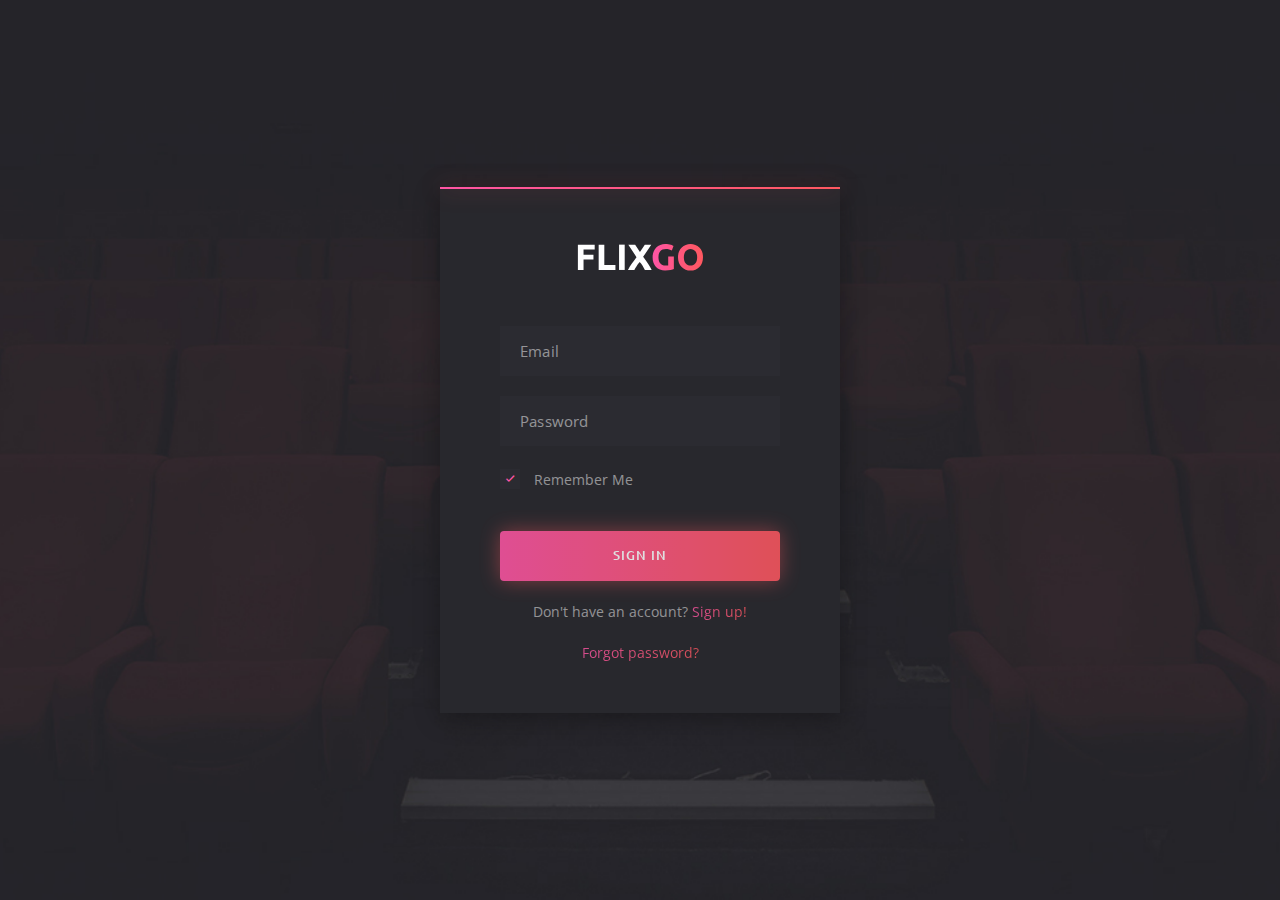
<file: signin.html>
<!DOCTYPE html>
<html lang="en">

<head>
	<meta charset="utf-8">
	<meta name="viewport" content="width=device-width, initial-scale=1, shrink-to-fit=no">

	<!-- Font -->
	<link href="https://fonts.googleapis.com/css?family=Open+Sans:400,600%7CUbuntu:300,400,500,700" rel="stylesheet"> 

	<!-- CSS -->
	<link rel="stylesheet" href="css/bootstrap-reboot.min.css">
	<link rel="stylesheet" href="css/bootstrap-grid.min.css">
	<link rel="stylesheet" href="css/owl.carousel.min.css">
	<link rel="stylesheet" href="css/jquery.mCustomScrollbar.min.css">
	<link rel="stylesheet" href="css/nouislider.min.css">
	<link rel="stylesheet" href="css/ionicons.min.css">
	<link rel="stylesheet" href="css/plyr.css">
	<link rel="stylesheet" href="css/photoswipe.css">
	<link rel="stylesheet" href="css/default-skin.css">
	<link rel="stylesheet" href="css/main.css">

	<!-- Favicons -->
	<link rel="icon" type="image/png" href="icon/favicon-32x32.png" sizes="32x32">
	<link rel="apple-touch-icon" href="icon/favicon-32x32.png">
	<link rel="apple-touch-icon" sizes="72x72" href="icon/apple-touch-icon-72x72.png">
	<link rel="apple-touch-icon" sizes="114x114" href="icon/apple-touch-icon-114x114.png">
	<link rel="apple-touch-icon" sizes="144x144" href="icon/apple-touch-icon-144x144.png">

	<meta name="description" content="">
	<meta name="keywords" content="">
	<meta name="author" content="Dmitry Volkov">
	<title>FlixGo – Online Movies, TV Shows & Cinema HTML Template</title>

</head>
<body class="body">

	<div class="sign section--bg" data-bg="img/section/section.jpg">
		<div class="container">
			<div class="row">
				<div class="col-12">
					<div class="sign__content">
						<!-- authorization form -->
						<form action="#" class="sign__form">
							<a href="index.html" class="sign__logo">
								<img src="img/logo.svg" alt="">
							</a>

							<div class="sign__group">
								<input type="text" class="sign__input" placeholder="Email">
							</div>

							<div class="sign__group">
								<input type="password" class="sign__input" placeholder="Password">
							</div>

							<div class="sign__group sign__group--checkbox">
								<input id="remember" name="remember" type="checkbox" checked="checked">
								<label for="remember">Remember Me</label>
							</div>
							
							<button class="sign__btn" type="button">Sign in</button>

							<span class="sign__text">Don't have an account? <a href="signup.html">Sign up!</a></span>

							<span class="sign__text"><a href="#">Forgot password?</a></span>
						</form>
						<!-- end authorization form -->
					</div>
				</div>
			</div>
		</div>
	</div>

	<!-- JS -->
	<script src="js/jquery-3.3.1.min.js"></script>
	<script src="js/bootstrap.bundle.min.js"></script>
	<script src="js/owl.carousel.min.js"></script>
	<script src="js/jquery.mousewheel.min.js"></script>
	<script src="js/jquery.mCustomScrollbar.min.js"></script>
	<script src="js/wNumb.js"></script>
	<script src="js/nouislider.min.js"></script>
	<script src="js/plyr.min.js"></script>
	<script src="js/jquery.morelines.min.js"></script>
	<script src="js/photoswipe.min.js"></script>
	<script src="js/photoswipe-ui-default.min.js"></script>
	<script src="js/main.js"></script>
</body>

</html>
</file>
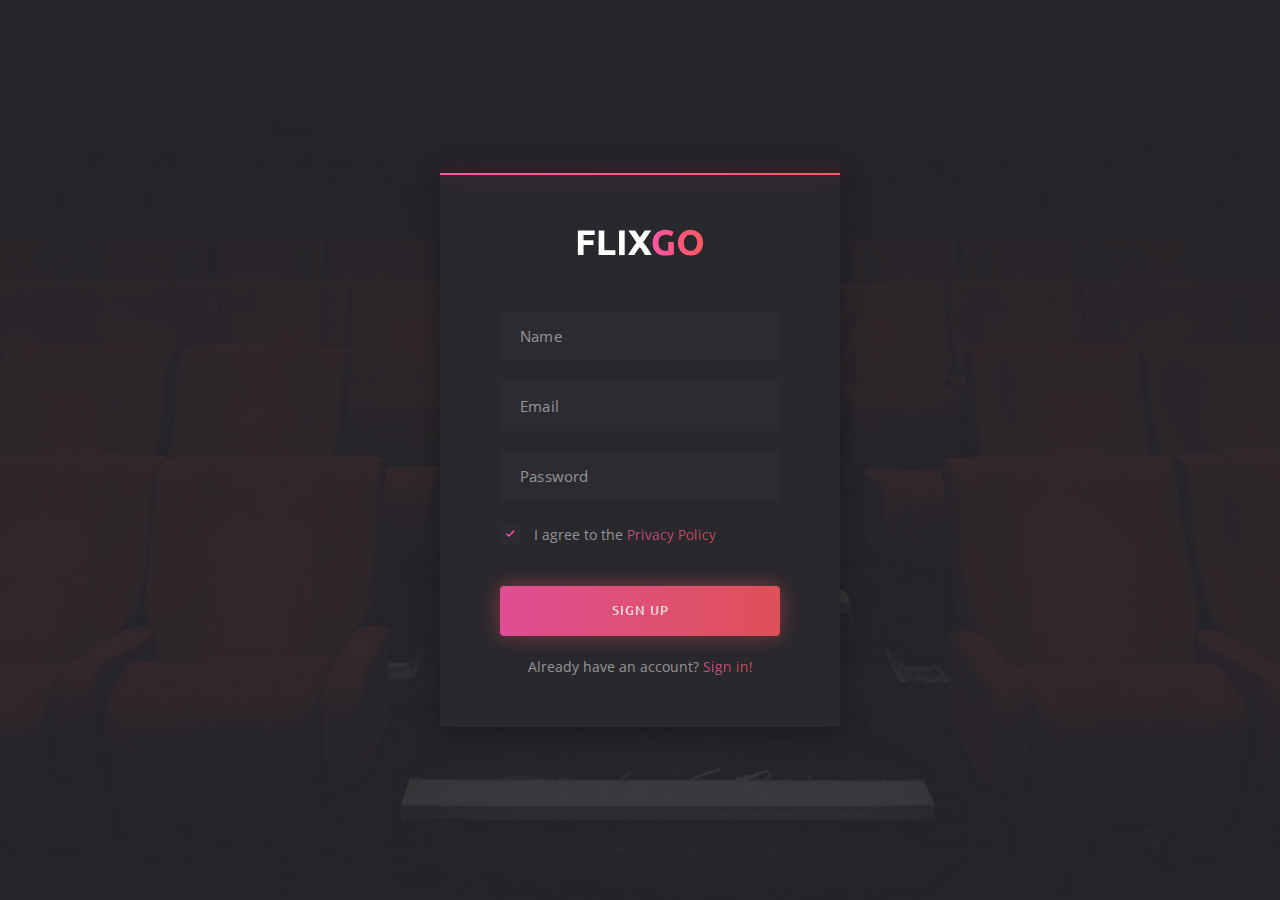
<file: signup.html>
<!DOCTYPE html>
<html lang="en">

<head>
	<meta charset="utf-8">
	<meta name="viewport" content="width=device-width, initial-scale=1, shrink-to-fit=no">

	<!-- Font -->
	<link href="https://fonts.googleapis.com/css?family=Open+Sans:400,600%7CUbuntu:300,400,500,700" rel="stylesheet"> 

	<!-- CSS -->
	<link rel="stylesheet" href="css/bootstrap-reboot.min.css">
	<link rel="stylesheet" href="css/bootstrap-grid.min.css">
	<link rel="stylesheet" href="css/owl.carousel.min.css">
	<link rel="stylesheet" href="css/jquery.mCustomScrollbar.min.css">
	<link rel="stylesheet" href="css/nouislider.min.css">
	<link rel="stylesheet" href="css/ionicons.min.css">
	<link rel="stylesheet" href="css/plyr.css">
	<link rel="stylesheet" href="css/photoswipe.css">
	<link rel="stylesheet" href="css/default-skin.css">
	<link rel="stylesheet" href="css/main.css">

	<!-- Favicons -->
	<link rel="icon" type="image/png" href="icon/favicon-32x32.png" sizes="32x32">
	<link rel="apple-touch-icon" href="icon/favicon-32x32.png">
	<link rel="apple-touch-icon" sizes="72x72" href="icon/apple-touch-icon-72x72.png">
	<link rel="apple-touch-icon" sizes="114x114" href="icon/apple-touch-icon-114x114.png">
	<link rel="apple-touch-icon" sizes="144x144" href="icon/apple-touch-icon-144x144.png">

	<meta name="description" content="">
	<meta name="keywords" content="">
	<meta name="author" content="Dmitry Volkov">
	<title>FlixGo – Online Movies, TV Shows & Cinema HTML Template</title>

</head>
<body class="body">

	<div class="sign section--bg" data-bg="img/section/section.jpg">
		<div class="container">
			<div class="row">
				<div class="col-12">
					<div class="sign__content">
						<!-- registration form -->
						<form action="#" class="sign__form">
							<a href="index.html" class="sign__logo">
								<img src="img/logo.svg" alt="">
							</a>

							<div class="sign__group">
								<input type="text" class="sign__input" placeholder="Name">
							</div>

							<div class="sign__group">
								<input type="text" class="sign__input" placeholder="Email">
							</div>

							<div class="sign__group">
								<input type="password" class="sign__input" placeholder="Password">
							</div>

							<div class="sign__group sign__group--checkbox">
								<input id="remember" name="remember" type="checkbox" checked="checked">
								<label for="remember">I agree to the <a href="#">Privacy Policy</a></label>
							</div>
							
							<button class="sign__btn" type="button">Sign up</button>

							<span class="sign__text">Already have an account? <a href="signin.html">Sign in!</a></span>
						</form>
						<!-- registration form -->
					</div>
				</div>
			</div>
		</div>
	</div>

	<!-- JS -->
	<script src="js/jquery-3.3.1.min.js"></script>
	<script src="js/bootstrap.bundle.min.js"></script>
	<script src="js/owl.carousel.min.js"></script>
	<script src="js/jquery.mousewheel.min.js"></script>
	<script src="js/jquery.mCustomScrollbar.min.js"></script>
	<script src="js/wNumb.js"></script>
	<script src="js/nouislider.min.js"></script>
	<script src="js/plyr.min.js"></script>
	<script src="js/jquery.morelines.min.js"></script>
	<script src="js/photoswipe.min.js"></script>
	<script src="js/photoswipe-ui-default.min.js"></script>
	<script src="js/main.js"></script>
</body>

</html>
</file>
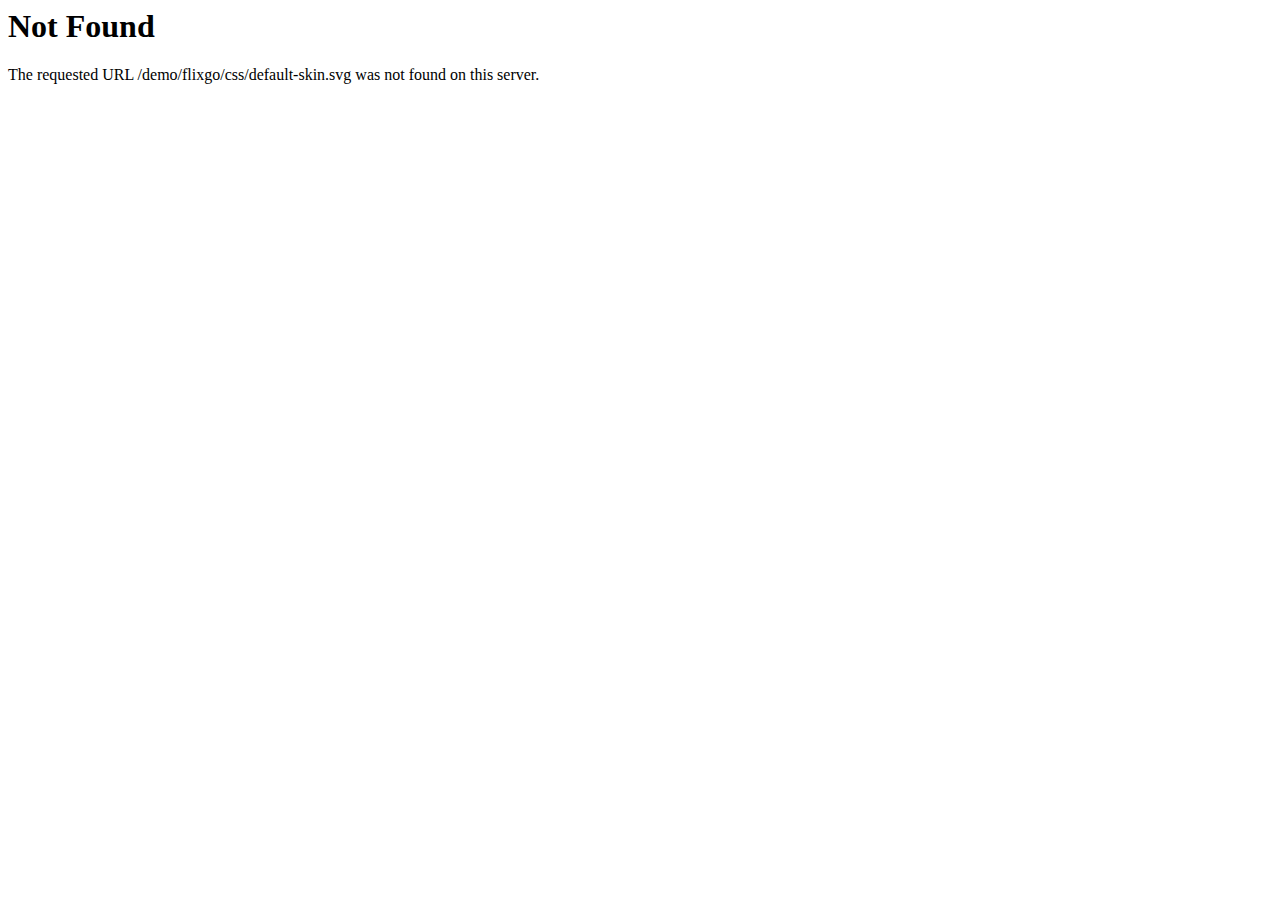
<file: css/default-skin-2.html>
<!DOCTYPE HTML PUBLIC "-//IETF//DTD HTML 2.0//EN">
<html><head>
<title>404 Not Found</title>
</head><body>
<h1>Not Found</h1>
<p>The requested URL /demo/flixgo/css/default-skin.svg was not found on this server.</p>
</body></html>
</file>
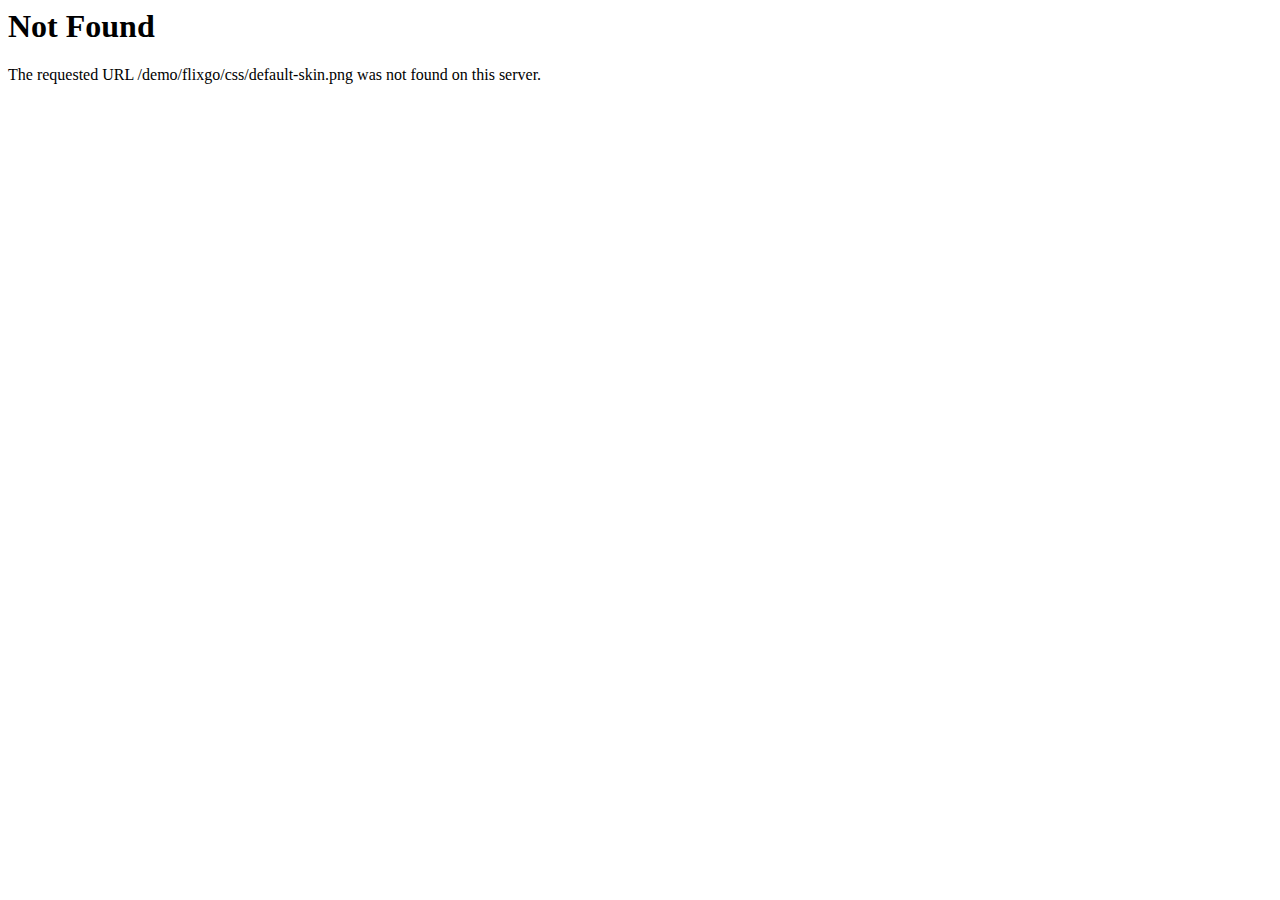
<file: css/default-skin.html>
<!DOCTYPE HTML PUBLIC "-//IETF//DTD HTML 2.0//EN">
<html><head>
<title>404 Not Found</title>
</head><body>
<h1>Not Found</h1>
<p>The requested URL /demo/flixgo/css/default-skin.png was not found on this server.</p>
</body></html>
</file>
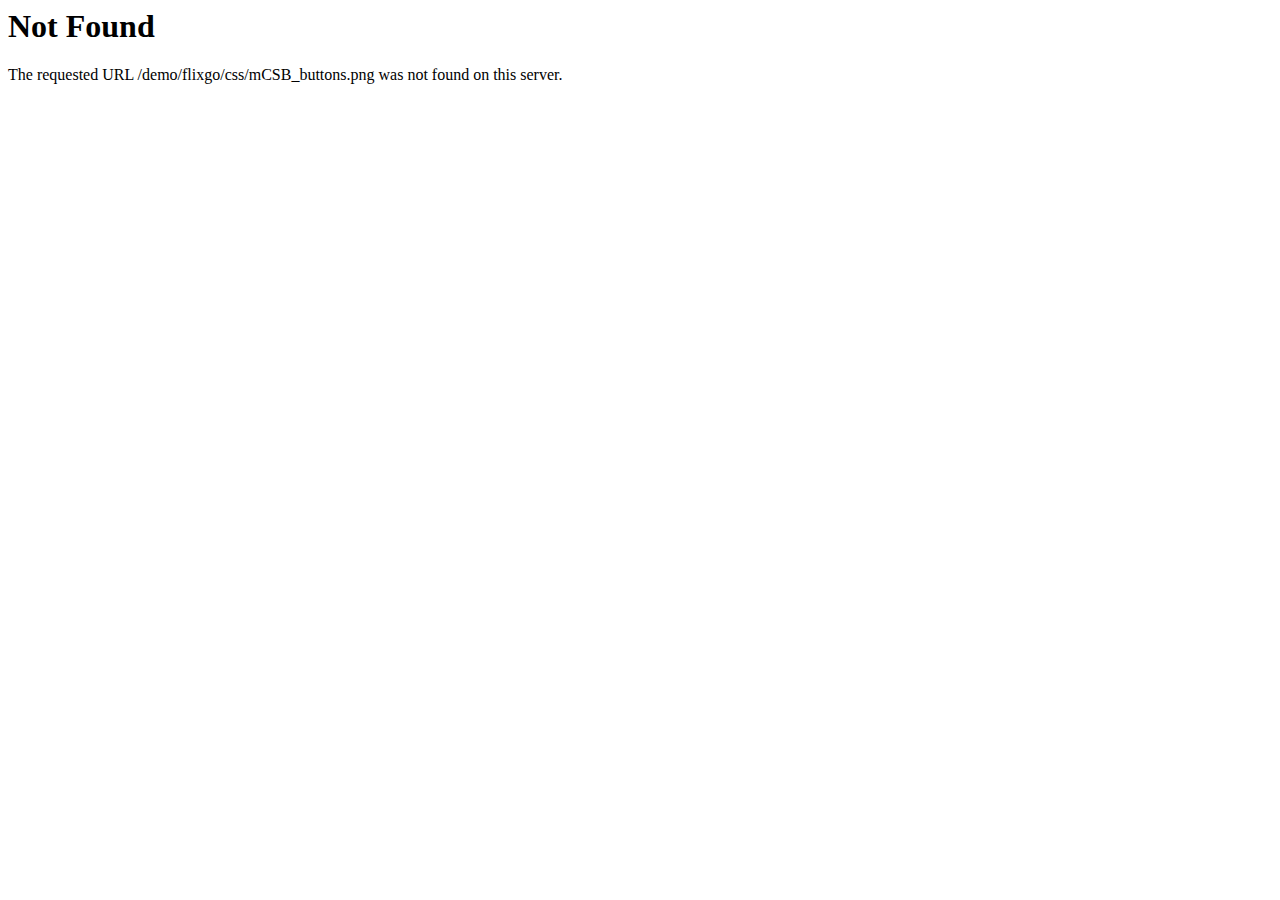
<file: css/mCSB_buttons.html>
<!DOCTYPE HTML PUBLIC "-//IETF//DTD HTML 2.0//EN">
<html><head>
<title>404 Not Found</title>
</head><body>
<h1>Not Found</h1>
<p>The requested URL /demo/flixgo/css/mCSB_buttons.png was not found on this server.</p>
</body></html>
</file>
<file: css/plyr.css>
@keyframes plyr-progress{to{background-position:25px 0}}@keyframes plyr-popup{0%{opacity:.5;transform:translateY(10px)}to{opacity:1;transform:translateY(0)}}@keyframes plyr-fade-in{from{opacity:0}to{opacity:1}}.plyr{-moz-osx-font-smoothing:grayscale;-webkit-font-smoothing:antialiased;direction:ltr;font-family:Avenir,"Avenir Next","Helvetica Neue","Segoe UI",Helvetica,Arial,sans-serif;font-variant-numeric:tabular-nums;font-weight:500;line-height:1.7;max-width:100%;min-width:200px;position:relative;text-shadow:none;transition:box-shadow .3s ease}.plyr audio,.plyr video{border-radius:inherit;height:auto;vertical-align:middle;width:100%}.plyr button{font:inherit;line-height:inherit;width:auto}.plyr:focus{outline:0}.plyr--full-ui{box-sizing:border-box}.plyr--full-ui *,.plyr--full-ui ::after,.plyr--full-ui ::before{box-sizing:inherit}.plyr--full-ui a,.plyr--full-ui button,.plyr--full-ui input,.plyr--full-ui label{touch-action:manipulation}.plyr__badge{background:#4f5b5f;border-radius:2px;color:#fff;font-size:9px;line-height:1;padding:3px 4px}.plyr--full-ui ::-webkit-media-text-track-container{display:none}.plyr__captions{animation:plyr-fade-in .3s ease;bottom:0;color:#fff;display:none;font-size:14px;left:0;padding:10px;position:absolute;text-align:center;transition:transform .4s ease-in-out;width:100%}.plyr__captions .plyr__caption{background:rgba(0,0,0,.8);border-radius:2px;-webkit-box-decoration-break:clone;box-decoration-break:clone;line-height:185%;padding:.2em .5em;white-space:pre-wrap}.plyr__captions .plyr__caption div{display:inline}.plyr__captions span:empty{display:none}@media (min-width:480px){.plyr__captions{font-size:16px;padding:20px}}@media (min-width:768px){.plyr__captions{font-size:18px}}.plyr--captions-active .plyr__captions{display:block}.plyr:not(.plyr--hide-controls) .plyr__controls:not(:empty)~.plyr__captions{transform:translateY(-40px)}.plyr__control{background:0 0;border:0;border-radius:3px;color:inherit;cursor:pointer;flex-shrink:0;overflow:visible;padding:7px;position:relative;transition:all .3s ease}.plyr__control svg{display:block;fill:currentColor;height:18px;pointer-events:none;width:18px}.plyr__control:focus{outline:0}.plyr__control.plyr__tab-focus{box-shadow:0 0 0 5px rgba(26,175,255,.5);outline:0}.plyr__control.plyr__control--pressed .icon--not-pressed,.plyr__control.plyr__control--pressed .label--not-pressed,.plyr__control:not(.plyr__control--pressed) .icon--pressed,.plyr__control:not(.plyr__control--pressed) .label--pressed{display:none}.plyr--audio .plyr__control.plyr__tab-focus,.plyr--audio .plyr__control:hover,.plyr--audio .plyr__control[aria-expanded=true]{background:#1aafff;color:#fff}.plyr--video .plyr__control svg{filter:drop-shadow(0 1px 1px rgba(0, 0, 0, .15))}.plyr--video .plyr__control.plyr__tab-focus,.plyr--video .plyr__control:hover,.plyr--video .plyr__control[aria-expanded=true]{background:#1aafff;color:#fff}.plyr__control--overlaid{background:rgba(26,175,255,.8);border:0;border-radius:100%;box-shadow:0 1px 1px rgba(0,0,0,.15);color:#fff;display:none;left:50%;padding:15px;position:absolute;top:50%;transform:translate(-50%,-50%);z-index:2}.plyr__control--overlaid svg{height:20px;left:2px;position:relative;width:20px}.plyr__control--overlaid:focus,.plyr__control--overlaid:hover{background:#1aafff}.plyr--playing .plyr__control--overlaid{opacity:0;visibility:hidden}.plyr--full-ui.plyr--video .plyr__control--overlaid{display:block}.plyr--full-ui ::-webkit-media-controls{display:none}.plyr__controls{align-items:center;display:flex;justify-content:flex-end;text-align:center}.plyr__controls .plyr__menu,.plyr__controls .plyr__progress,.plyr__controls .plyr__time,.plyr__controls .plyr__volume,.plyr__controls>.plyr__control{margin-left:5px}.plyr__controls .plyr__menu+.plyr__control,.plyr__controls .plyr__progress+.plyr__control,.plyr__controls>.plyr__control+.plyr__control,.plyr__controls>.plyr__control+.plyr__menu{margin-left:2px}.plyr__controls>.plyr__control:first-child,.plyr__controls>.plyr__control:first-child+[data-plyr=pause]{margin-left:0;margin-right:auto}.plyr__controls:empty{display:none}@media (min-width:480px){.plyr__controls .plyr__menu,.plyr__controls .plyr__progress,.plyr__controls .plyr__time,.plyr__controls .plyr__volume,.plyr__controls>.plyr__control{margin-left:10px}}.plyr--audio .plyr__controls{background:#fff;border-radius:inherit;color:#4f5b5f;padding:10px}.plyr--video .plyr__controls{background:linear-gradient(rgba(0,0,0,0),rgba(0,0,0,.7));border-bottom-left-radius:inherit;border-bottom-right-radius:inherit;bottom:0;color:#fff;left:0;padding:20px 5px 5px;position:absolute;right:0;transition:opacity .4s ease-in-out,transform .4s ease-in-out;z-index:3}@media (min-width:480px){.plyr--video .plyr__controls{padding:35px 10px 10px}}.plyr--video.plyr--hide-controls .plyr__controls{opacity:0;pointer-events:none;transform:translateY(100%)}.plyr [data-plyr=airplay],.plyr [data-plyr=captions],.plyr [data-plyr=fullscreen],.plyr [data-plyr=pip]{display:none}.plyr--airplay-supported [data-plyr=airplay],.plyr--captions-enabled [data-plyr=captions],.plyr--fullscreen-enabled [data-plyr=fullscreen],.plyr--pip-supported [data-plyr=pip]{display:inline-block}.plyr__video-embed{height:0;padding-bottom:56.25%;position:relative}.plyr__video-embed iframe{border:0;height:100%;left:0;position:absolute;top:0;-webkit-user-select:none;-moz-user-select:none;-ms-user-select:none;user-select:none;width:100%}.plyr--full-ui .plyr__video-embed>.plyr__video-embed__container{padding-bottom:240%;position:relative;transform:translateY(-38.28125%)}.plyr__menu{display:flex;position:relative}.plyr__menu .plyr__control svg{transition:transform .3s ease}.plyr__menu .plyr__control[aria-expanded=true] svg{transform:rotate(90deg)}.plyr__menu .plyr__control[aria-expanded=true] .plyr__tooltip{display:none}.plyr__menu__container{animation:plyr-popup .2s ease;background:rgba(255,255,255,.9);border-radius:4px;bottom:100%;box-shadow:0 1px 2px rgba(0,0,0,.15);color:#4f5b5f;font-size:16px;margin-bottom:10px;position:absolute;right:-3px;text-align:left;white-space:nowrap;z-index:3}.plyr__menu__container>div{overflow:hidden;transition:height .35s cubic-bezier(.4,0,.2,1),width .35s cubic-bezier(.4,0,.2,1)}.plyr__menu__container::after{border:4px solid transparent;border-top-color:rgba(255,255,255,.9);content:'';height:0;position:absolute;right:15px;top:100%;width:0}.plyr__menu__container [role=menu]{padding:7px}.plyr__menu__container [role=menuitem],.plyr__menu__container [role=menuitemradio]{margin-top:2px}.plyr__menu__container [role=menuitem]:first-child,.plyr__menu__container [role=menuitemradio]:first-child{margin-top:0}.plyr__menu__container .plyr__control{align-items:center;color:#4f5b5f;display:flex;font-size:14px;padding:4px 11px;-webkit-user-select:none;-moz-user-select:none;-ms-user-select:none;user-select:none;width:100%}.plyr__menu__container .plyr__control>span{align-items:inherit;display:flex;width:100%}.plyr__menu__container .plyr__control::after{border:4px solid transparent;content:'';position:absolute;top:50%;transform:translateY(-50%)}.plyr__menu__container .plyr__control--forward{padding-right:28px}.plyr__menu__container .plyr__control--forward::after{border-left-color:rgba(79,91,95,.8);right:5px}.plyr__menu__container .plyr__control--forward.plyr__tab-focus::after,.plyr__menu__container .plyr__control--forward:hover::after{border-left-color:currentColor}.plyr__menu__container .plyr__control--back{font-weight:500;margin:7px;margin-bottom:3px;padding-left:28px;position:relative;width:calc(100% - 14px)}.plyr__menu__container .plyr__control--back::after{border-right-color:rgba(79,91,95,.8);left:7px}.plyr__menu__container .plyr__control--back::before{background:#b7c5cd;box-shadow:0 1px 0 #fff;content:'';height:1px;left:0;margin-top:4px;overflow:hidden;position:absolute;right:0;top:100%}.plyr__menu__container .plyr__control--back.plyr__tab-focus::after,.plyr__menu__container .plyr__control--back:hover::after{border-right-color:currentColor}.plyr__menu__container .plyr__control[role=menuitemradio]{padding-left:7px}.plyr__menu__container .plyr__control[role=menuitemradio]::after,.plyr__menu__container .plyr__control[role=menuitemradio]::before{border-radius:100%}.plyr__menu__container .plyr__control[role=menuitemradio]::before{background:rgba(0,0,0,.1);content:'';display:block;flex-shrink:0;height:16px;margin-right:10px;transition:all .3s ease;width:16px}.plyr__menu__container .plyr__control[role=menuitemradio]::after{background:#fff;border:0;height:6px;left:12px;opacity:0;top:50%;transform:translateY(-50%) scale(0);transition:transform .3s ease,opacity .3s ease;width:6px}.plyr__menu__container .plyr__control[role=menuitemradio][aria-checked=true]::before{background:#1aafff}.plyr__menu__container .plyr__control[role=menuitemradio][aria-checked=true]::after{opacity:1;transform:translateY(-50%) scale(1)}.plyr__menu__container .plyr__control[role=menuitemradio].plyr__tab-focus::before,.plyr__menu__container .plyr__control[role=menuitemradio]:hover::before{background:rgba(0,0,0,.1)}.plyr__menu__container .plyr__menu__value{align-items:center;display:flex;margin-left:auto;margin-right:-5px;overflow:hidden;padding-left:25px;pointer-events:none}.plyr--full-ui input[type=range]{-webkit-appearance:none;background:0 0;border:0;border-radius:28px;color:#1aafff;display:block;height:20px;margin:0;padding:0;transition:box-shadow .3s ease;width:100%}.plyr--full-ui input[type=range]::-webkit-slider-runnable-track{background:0 0;border:0;border-radius:3px;height:6px;transition:box-shadow .3s ease;-webkit-user-select:none;user-select:none;background-image:linear-gradient(to right,currentColor var(--value,0),transparent var(--value,0))}.plyr--full-ui input[type=range]::-webkit-slider-thumb{background:#fff;border:0;border-radius:100%;box-shadow:0 1px 1px rgba(0,0,0,.15),0 0 0 1px rgba(47,52,61,.2);height:14px;position:relative;transition:all .2s ease;width:14px;-webkit-appearance:none;margin-top:-4px}.plyr--full-ui input[type=range]::-moz-range-track{background:0 0;border:0;border-radius:3px;height:6px;transition:box-shadow .3s ease;-moz-user-select:none;user-select:none}.plyr--full-ui input[type=range]::-moz-range-thumb{background:#fff;border:0;border-radius:100%;box-shadow:0 1px 1px rgba(0,0,0,.15),0 0 0 1px rgba(47,52,61,.2);height:14px;position:relative;transition:all .2s ease;width:14px}.plyr--full-ui input[type=range]::-moz-range-progress{background:currentColor;border-radius:3px;height:6px}.plyr--full-ui input[type=range]::-ms-track{background:0 0;border:0;border-radius:3px;height:6px;transition:box-shadow .3s ease;-ms-user-select:none;user-select:none;color:transparent}.plyr--full-ui input[type=range]::-ms-fill-upper{background:0 0;border:0;border-radius:3px;height:6px;transition:box-shadow .3s ease;-ms-user-select:none;user-select:none}.plyr--full-ui input[type=range]::-ms-fill-lower{background:0 0;border:0;border-radius:3px;height:6px;transition:box-shadow .3s ease;-ms-user-select:none;user-select:none;background:currentColor}.plyr--full-ui input[type=range]::-ms-thumb{background:#fff;border:0;border-radius:100%;box-shadow:0 1px 1px rgba(0,0,0,.15),0 0 0 1px rgba(47,52,61,.2);height:14px;position:relative;transition:all .2s ease;width:14px;margin-top:0}.plyr--full-ui input[type=range]::-ms-tooltip{display:none}.plyr--full-ui input[type=range]:focus{outline:0}.plyr--full-ui input[type=range]::-moz-focus-outer{border:0}.plyr--full-ui input[type=range].plyr__tab-focus::-webkit-slider-runnable-track{box-shadow:0 0 0 5px rgba(26,175,255,.5);outline:0}.plyr--full-ui input[type=range].plyr__tab-focus::-moz-range-track{box-shadow:0 0 0 5px rgba(26,175,255,.5);outline:0}.plyr--full-ui input[type=range].plyr__tab-focus::-ms-track{box-shadow:0 0 0 5px rgba(26,175,255,.5);outline:0}.plyr--full-ui.plyr--video input[type=range]::-webkit-slider-runnable-track{background-color:rgba(255,255,255,.25)}.plyr--full-ui.plyr--video input[type=range]::-moz-range-track{background-color:rgba(255,255,255,.25)}.plyr--full-ui.plyr--video input[type=range]::-ms-track{background-color:rgba(255,255,255,.25)}.plyr--full-ui.plyr--video input[type=range]:active::-webkit-slider-thumb{box-shadow:0 1px 1px rgba(0,0,0,.15),0 0 0 1px rgba(47,52,61,.2),0 0 0 3px rgba(255,255,255,.5)}.plyr--full-ui.plyr--video input[type=range]:active::-moz-range-thumb{box-shadow:0 1px 1px rgba(0,0,0,.15),0 0 0 1px rgba(47,52,61,.2),0 0 0 3px rgba(255,255,255,.5)}.plyr--full-ui.plyr--video input[type=range]:active::-ms-thumb{box-shadow:0 1px 1px rgba(0,0,0,.15),0 0 0 1px rgba(47,52,61,.2),0 0 0 3px rgba(255,255,255,.5)}.plyr--full-ui.plyr--audio input[type=range]::-webkit-slider-runnable-track{background-color:rgba(183,197,205,.66)}.plyr--full-ui.plyr--audio input[type=range]::-moz-range-track{background-color:rgba(183,197,205,.66)}.plyr--full-ui.plyr--audio input[type=range]::-ms-track{background-color:rgba(183,197,205,.66)}.plyr--full-ui.plyr--audio input[type=range]:active::-webkit-slider-thumb{box-shadow:0 1px 1px rgba(0,0,0,.15),0 0 0 1px rgba(47,52,61,.2),0 0 0 3px rgba(0,0,0,.1)}.plyr--full-ui.plyr--audio input[type=range]:active::-moz-range-thumb{box-shadow:0 1px 1px rgba(0,0,0,.15),0 0 0 1px rgba(47,52,61,.2),0 0 0 3px rgba(0,0,0,.1)}.plyr--full-ui.plyr--audio input[type=range]:active::-ms-thumb{box-shadow:0 1px 1px rgba(0,0,0,.15),0 0 0 1px rgba(47,52,61,.2),0 0 0 3px rgba(0,0,0,.1)}.plyr__poster{background-color:#000;background-position:50% 50%;background-repeat:no-repeat;background-size:contain;height:100%;left:0;opacity:0;position:absolute;top:0;transition:opacity .2s ease;width:100%;z-index:1}.plyr--stopped.plyr__poster-enabled .plyr__poster{opacity:1}.plyr__time{font-size:14px}.plyr__time+.plyr__time::before{content:'\2044';margin-right:10px}@media (max-width:767px){.plyr__time+.plyr__time{display:none}}.plyr--video .plyr__time{text-shadow:0 1px 1px rgba(0,0,0,.15)}.plyr__tooltip{background:rgba(255,255,255,.9);border-radius:3px;bottom:100%;box-shadow:0 1px 2px rgba(0,0,0,.15);color:#4f5b5f;font-size:14px;font-weight:500;left:50%;line-height:1.3;margin-bottom:10px;opacity:0;padding:5px 7.5px;pointer-events:none;position:absolute;transform:translate(-50%,10px) scale(.8);transform-origin:50% 100%;transition:transform .2s .1s ease,opacity .2s .1s ease;white-space:nowrap;z-index:2}.plyr__tooltip::before{border-left:4px solid transparent;border-right:4px solid transparent;border-top:4px solid rgba(255,255,255,.9);bottom:-4px;content:'';height:0;left:50%;position:absolute;transform:translateX(-50%);width:0;z-index:2}.plyr .plyr__control.plyr__tab-focus .plyr__tooltip,.plyr .plyr__control:hover .plyr__tooltip,.plyr__tooltip--visible{opacity:1;transform:translate(-50%,0) scale(1)}.plyr .plyr__control:hover .plyr__tooltip{z-index:3}.plyr__controls>.plyr__control:first-child .plyr__tooltip,.plyr__controls>.plyr__control:first-child+.plyr__control .plyr__tooltip{left:0;transform:translate(0,10px) scale(.8);transform-origin:0 100%}.plyr__controls>.plyr__control:first-child .plyr__tooltip::before,.plyr__controls>.plyr__control:first-child+.plyr__control .plyr__tooltip::before{left:16px}.plyr__controls>.plyr__control:last-child .plyr__tooltip{left:auto;right:0;transform:translate(0,10px) scale(.8);transform-origin:100% 100%}.plyr__controls>.plyr__control:last-child .plyr__tooltip::before{left:auto;right:16px;transform:translateX(50%)}.plyr__controls>.plyr__control:first-child .plyr__tooltip--visible,.plyr__controls>.plyr__control:first-child+.plyr__control .plyr__tooltip--visible,.plyr__controls>.plyr__control:first-child+.plyr__control.plyr__tab-focus .plyr__tooltip,.plyr__controls>.plyr__control:first-child+.plyr__control:hover .plyr__tooltip,.plyr__controls>.plyr__control:first-child.plyr__tab-focus .plyr__tooltip,.plyr__controls>.plyr__control:first-child:hover .plyr__tooltip,.plyr__controls>.plyr__control:last-child .plyr__tooltip--visible,.plyr__controls>.plyr__control:last-child.plyr__tab-focus .plyr__tooltip,.plyr__controls>.plyr__control:last-child:hover .plyr__tooltip{transform:translate(0,0) scale(1)}.plyr--video{background:#000;overflow:hidden}.plyr--video.plyr--menu-open{overflow:visible}.plyr__video-wrapper{background:#000;border-radius:inherit;overflow:hidden;position:relative;z-index:0}.plyr__progress{flex:1;left:7px;margin-right:14px;position:relative}.plyr__progress input[type=range],.plyr__progress__buffer{margin-left:-7px;margin-right:-7px;width:calc(100% + 14px)}.plyr__progress input[type=range]{position:relative;z-index:2}.plyr__progress .plyr__tooltip{font-size:14px;left:0}.plyr__progress__buffer{-webkit-appearance:none;background:0 0;border:0;border-radius:100px;height:6px;left:0;margin-top:-3px;padding:0;position:absolute;top:50%}.plyr__progress__buffer::-webkit-progress-bar{background:0 0;transition:width .2s ease}.plyr__progress__buffer::-webkit-progress-value{background:currentColor;border-radius:100px;min-width:6px}.plyr__progress__buffer::-moz-progress-bar{background:currentColor;border-radius:100px;min-width:6px;transition:width .2s ease}.plyr__progress__buffer::-ms-fill{border-radius:100px;transition:width .2s ease}.plyr--video .plyr__progress__buffer{box-shadow:0 1px 1px rgba(0,0,0,.15);color:rgba(255,255,255,.25)}.plyr--audio .plyr__progress__buffer{color:rgba(183,197,205,.66)}.plyr--loading .plyr__progress__buffer{animation:plyr-progress 1s linear infinite;background-image:linear-gradient(-45deg,rgba(47,52,61,.6) 25%,transparent 25%,transparent 50%,rgba(47,52,61,.6) 50%,rgba(47,52,61,.6) 75%,transparent 75%,transparent);background-repeat:repeat-x;background-size:25px 25px;color:transparent}.plyr--video.plyr--loading .plyr__progress__buffer{background-color:rgba(255,255,255,.25)}.plyr--audio.plyr--loading .plyr__progress__buffer{background-color:rgba(183,197,205,.66)}.plyr__volume{align-items:center;display:flex;flex:1;position:relative}.plyr__volume input[type=range]{margin-left:5px;position:relative;z-index:2}@media (min-width:480px){.plyr__volume{max-width:90px}}@media (min-width:768px){.plyr__volume{max-width:110px}}.plyr--is-ios .plyr__volume{display:none!important}.plyr--is-ios.plyr--vimeo [data-plyr=mute]{display:none!important}.plyr:-webkit-full-screen{background:#000;border-radius:0!important;height:100%;margin:0;width:100%}.plyr:-moz-full-screen{background:#000;border-radius:0!important;height:100%;margin:0;width:100%}.plyr:-ms-fullscreen{background:#000;border-radius:0!important;height:100%;margin:0;width:100%}.plyr:fullscreen{background:#000;border-radius:0!important;height:100%;margin:0;width:100%}.plyr:-webkit-full-screen video{height:100%}.plyr:-moz-full-screen video{height:100%}.plyr:-ms-fullscreen video{height:100%}.plyr:fullscreen video{height:100%}.plyr:-webkit-full-screen .plyr__video-wrapper{height:100%;width:100%}.plyr:-moz-full-screen .plyr__video-wrapper{height:100%;width:100%}.plyr:-ms-fullscreen .plyr__video-wrapper{height:100%;width:100%}.plyr:fullscreen .plyr__video-wrapper{height:100%;width:100%}.plyr:-webkit-full-screen .plyr__video-embed{overflow:visible}.plyr:-moz-full-screen .plyr__video-embed{overflow:visible}.plyr:-ms-fullscreen .plyr__video-embed{overflow:visible}.plyr:fullscreen .plyr__video-embed{overflow:visible}.plyr:-webkit-full-screen.plyr--vimeo .plyr__video-wrapper{height:0;top:50%;transform:translateY(-50%)}.plyr:-moz-full-screen.plyr--vimeo .plyr__video-wrapper{height:0;top:50%;transform:translateY(-50%)}.plyr:-ms-fullscreen.plyr--vimeo .plyr__video-wrapper{height:0;top:50%;transform:translateY(-50%)}.plyr:fullscreen.plyr--vimeo .plyr__video-wrapper{height:0;top:50%;transform:translateY(-50%)}.plyr:-webkit-full-screen .plyr__control .icon--exit-fullscreen{display:block}.plyr:-moz-full-screen .plyr__control .icon--exit-fullscreen{display:block}.plyr:-ms-fullscreen .plyr__control .icon--exit-fullscreen{display:block}.plyr:fullscreen .plyr__control .icon--exit-fullscreen{display:block}.plyr:-webkit-full-screen .plyr__control .icon--exit-fullscreen+svg{display:none}.plyr:-moz-full-screen .plyr__control .icon--exit-fullscreen+svg{display:none}.plyr:-ms-fullscreen .plyr__control .icon--exit-fullscreen+svg{display:none}.plyr:fullscreen .plyr__control .icon--exit-fullscreen+svg{display:none}.plyr:-webkit-full-screen.plyr--hide-controls{cursor:none}.plyr:-moz-full-screen.plyr--hide-controls{cursor:none}.plyr:-ms-fullscreen.plyr--hide-controls{cursor:none}.plyr:fullscreen.plyr--hide-controls{cursor:none}@media (min-width:1024px){.plyr:-webkit-full-screen .plyr__captions{font-size:21px}.plyr:-moz-full-screen .plyr__captions{font-size:21px}.plyr:-ms-fullscreen .plyr__captions{font-size:21px}.plyr:fullscreen .plyr__captions{font-size:21px}}.plyr:-webkit-full-screen{background:#000;border-radius:0!important;height:100%;margin:0;width:100%}.plyr:-webkit-full-screen video{height:100%}.plyr:-webkit-full-screen .plyr__video-wrapper{height:100%;width:100%}.plyr:-webkit-full-screen .plyr__video-embed{overflow:visible}.plyr:-webkit-full-screen.plyr--vimeo .plyr__video-wrapper{height:0;top:50%;transform:translateY(-50%)}.plyr:-webkit-full-screen .plyr__control .icon--exit-fullscreen{display:block}.plyr:-webkit-full-screen .plyr__control .icon--exit-fullscreen+svg{display:none}.plyr:-webkit-full-screen.plyr--hide-controls{cursor:none}@media (min-width:1024px){.plyr:-webkit-full-screen .plyr__captions{font-size:21px}}.plyr:-moz-full-screen{background:#000;border-radius:0!important;height:100%;margin:0;width:100%}.plyr:-moz-full-screen video{height:100%}.plyr:-moz-full-screen .plyr__video-wrapper{height:100%;width:100%}.plyr:-moz-full-screen .plyr__video-embed{overflow:visible}.plyr:-moz-full-screen.plyr--vimeo .plyr__video-wrapper{height:0;top:50%;transform:translateY(-50%)}.plyr:-moz-full-screen .plyr__control .icon--exit-fullscreen{display:block}.plyr:-moz-full-screen .plyr__control .icon--exit-fullscreen+svg{display:none}.plyr:-moz-full-screen.plyr--hide-controls{cursor:none}@media (min-width:1024px){.plyr:-moz-full-screen .plyr__captions{font-size:21px}}.plyr:-ms-fullscreen{background:#000;border-radius:0!important;height:100%;margin:0;width:100%}.plyr:-ms-fullscreen video{height:100%}.plyr:-ms-fullscreen .plyr__video-wrapper{height:100%;width:100%}.plyr:-ms-fullscreen .plyr__video-embed{overflow:visible}.plyr:-ms-fullscreen.plyr--vimeo .plyr__video-wrapper{height:0;top:50%;transform:translateY(-50%)}.plyr:-ms-fullscreen .plyr__control .icon--exit-fullscreen{display:block}.plyr:-ms-fullscreen .plyr__control .icon--exit-fullscreen+svg{display:none}.plyr:-ms-fullscreen.plyr--hide-controls{cursor:none}@media (min-width:1024px){.plyr:-ms-fullscreen .plyr__captions{font-size:21px}}.plyr--fullscreen-fallback{background:#000;border-radius:0!important;height:100%;margin:0;width:100%;bottom:0;left:0;position:fixed;right:0;top:0;z-index:10000000}.plyr--fullscreen-fallback video{height:100%}.plyr--fullscreen-fallback .plyr__video-wrapper{height:100%;width:100%}.plyr--fullscreen-fallback .plyr__video-embed{overflow:visible}.plyr--fullscreen-fallback.plyr--vimeo .plyr__video-wrapper{height:0;top:50%;transform:translateY(-50%)}.plyr--fullscreen-fallback .plyr__control .icon--exit-fullscreen{display:block}.plyr--fullscreen-fallback .plyr__control .icon--exit-fullscreen+svg{display:none}.plyr--fullscreen-fallback.plyr--hide-controls{cursor:none}@media (min-width:1024px){.plyr--fullscreen-fallback .plyr__captions{font-size:21px}}.plyr__ads{border-radius:inherit;bottom:0;cursor:pointer;left:0;overflow:hidden;position:absolute;right:0;top:0;z-index:-1}.plyr__ads>div,.plyr__ads>div iframe{height:100%;position:absolute;width:100%}.plyr__ads::after{background:rgba(47,52,61,.8);border-radius:2px;bottom:10px;color:#fff;content:attr(data-badge-text);font-size:11px;padding:2px 6px;pointer-events:none;position:absolute;right:10px;z-index:3}.plyr__ads::after:empty{display:none}.plyr__cues{background:currentColor;display:block;height:6px;left:0;margin:-3px 0 0;opacity:.8;position:absolute;top:50%;width:3px;z-index:3}.plyr--no-transition{transition:none!important}.plyr__sr-only{clip:rect(1px,1px,1px,1px);overflow:hidden;border:0!important;height:1px!important;padding:0!important;position:absolute!important;width:1px!important}.plyr [hidden]{display:none!important}
</file>
<file: css/photoswipe.css>
/*! PhotoSwipe main CSS by Dmitry Semenov | photoswipe.com | MIT license */
/*
	Styles for basic PhotoSwipe functionality (sliding area, open/close transitions)
*/
/* pswp = photoswipe */
.pswp {
  display: none;
  position: absolute;
  width: 100%;
  height: 100%;
  left: 0;
  top: 0;
  overflow: hidden;
  -ms-touch-action: none;
  touch-action: none;
  z-index: 1500;
  -webkit-text-size-adjust: 100%;
  /* create separate layer, to avoid paint on window.onscroll in webkit/blink */
  -webkit-backface-visibility: hidden;
  outline: none; }
  .pswp * {
    -webkit-box-sizing: border-box;
            box-sizing: border-box; }
  .pswp img {
    max-width: none; }

/* style is added when JS option showHideOpacity is set to true */
.pswp--animate_opacity {
  /* 0.001, because opacity:0 doesn't trigger Paint action, which causes lag at start of transition */
  opacity: 0.001;
  will-change: opacity;
  /* for open/close transition */
  -webkit-transition: opacity 333ms cubic-bezier(0.4, 0, 0.22, 1);
          transition: opacity 333ms cubic-bezier(0.4, 0, 0.22, 1); }

.pswp--open {
  display: block; }

.pswp--zoom-allowed .pswp__img {
  /* autoprefixer: off */
  cursor: -webkit-zoom-in;
  cursor: -moz-zoom-in;
  cursor: zoom-in; }

.pswp--zoomed-in .pswp__img {
  /* autoprefixer: off */
  cursor: -webkit-grab;
  cursor: -moz-grab;
  cursor: grab; }

.pswp--dragging .pswp__img {
  /* autoprefixer: off */
  cursor: -webkit-grabbing;
  cursor: -moz-grabbing;
  cursor: grabbing; }

/*
	Background is added as a separate element.
	As animating opacity is much faster than animating rgba() background-color.
*/
.pswp__bg {
  position: absolute;
  left: 0;
  top: 0;
  width: 100%;
  height: 100%;
  background: #000;
  opacity: 0;
  -webkit-transform: translateZ(0);
          transform: translateZ(0);
  -webkit-backface-visibility: hidden;
  will-change: opacity; }

.pswp__scroll-wrap {
  position: absolute;
  left: 0;
  top: 0;
  width: 100%;
  height: 100%;
  overflow: hidden; }

.pswp__container,
.pswp__zoom-wrap {
  -ms-touch-action: none;
  touch-action: none;
  position: absolute;
  left: 0;
  right: 0;
  top: 0;
  bottom: 0; }

/* Prevent selection and tap highlights */
.pswp__container,
.pswp__img {
  -webkit-user-select: none;
  -moz-user-select: none;
  -ms-user-select: none;
      user-select: none;
  -webkit-tap-highlight-color: transparent;
  -webkit-touch-callout: none; }

.pswp__zoom-wrap {
  position: absolute;
  width: 100%;
  -webkit-transform-origin: left top;
  -ms-transform-origin: left top;
  transform-origin: left top;
  /* for open/close transition */
  -webkit-transition: -webkit-transform 333ms cubic-bezier(0.4, 0, 0.22, 1);
          transition: transform 333ms cubic-bezier(0.4, 0, 0.22, 1); }

.pswp__bg {
  will-change: opacity;
  /* for open/close transition */
  -webkit-transition: opacity 333ms cubic-bezier(0.4, 0, 0.22, 1);
          transition: opacity 333ms cubic-bezier(0.4, 0, 0.22, 1); }

.pswp--animated-in .pswp__bg,
.pswp--animated-in .pswp__zoom-wrap {
  -webkit-transition: none;
  transition: none; }

.pswp__container,
.pswp__zoom-wrap {
  -webkit-backface-visibility: hidden; }

.pswp__item {
  position: absolute;
  left: 0;
  right: 0;
  top: 0;
  bottom: 0;
  overflow: hidden; }

.pswp__img {
  position: absolute;
  width: auto;
  height: auto;
  top: 0;
  left: 0; }

/*
	stretched thumbnail or div placeholder element (see below)
	style is added to avoid flickering in webkit/blink when layers overlap
*/
.pswp__img--placeholder {
  -webkit-backface-visibility: hidden; }

/*
	div element that matches size of large image
	large image loads on top of it
*/
.pswp__img--placeholder--blank {
  background: #222; }

.pswp--ie .pswp__img {
  width: 100% !important;
  height: auto !important;
  left: 0;
  top: 0; }

/*
	Error message appears when image is not loaded
	(JS option errorMsg controls markup)
*/
.pswp__error-msg {
  position: absolute;
  left: 0;
  top: 50%;
  width: 100%;
  text-align: center;
  font-size: 14px;
  line-height: 16px;
  margin-top: -8px;
  color: #CCC; }

.pswp__error-msg a {
  color: #CCC;
  text-decoration: underline; }
</file>
<file: css/default-skin.css>
/*! PhotoSwipe Default UI CSS by Dmitry Semenov | photoswipe.com | MIT license */
/*

	Contents:

	1. Buttons
	2. Share modal and links
	3. Index indicator ("1 of X" counter)
	4. Caption
	5. Loading indicator
	6. Additional styles (root element, top bar, idle state, hidden state, etc.)

*/
/*
	
	1. Buttons

 */
/* <button> css reset */
.pswp__button {
  width: 44px;
  height: 44px;
  position: relative;
  background: none;
  cursor: pointer;
  overflow: visible;
  -webkit-appearance: none;
  display: block;
  border: 0;
  padding: 0;
  margin: 0;
  float: right;
  opacity: 0.75;
  -webkit-transition: opacity 0.2s;
          transition: opacity 0.2s;
  -webkit-box-shadow: none;
          box-shadow: none; }
  .pswp__button:focus, .pswp__button:hover {
    opacity: 1; }
  .pswp__button:active {
    outline: none;
    opacity: 0.9; }
  .pswp__button::-moz-focus-inner {
    padding: 0;
    border: 0; }

/* pswp__ui--over-close class it added when mouse is over element that should close gallery */
.pswp__ui--over-close .pswp__button--close {
  opacity: 1; }

.pswp__button,
.pswp__button--arrow--left:before,
.pswp__button--arrow--right:before {
  background: url(default-skin.html) 0 0 no-repeat;
  background-size: 264px 88px;
  width: 44px;
  height: 44px; }

@media (-webkit-min-device-pixel-ratio: 1.1), (-webkit-min-device-pixel-ratio: 1.09375), (min-resolution: 105dpi), (min-resolution: 1.1dppx) {
  /* Serve SVG sprite if browser supports SVG and resolution is more than 105dpi */
  .pswp--svg .pswp__button,
  .pswp--svg .pswp__button--arrow--left:before,
  .pswp--svg .pswp__button--arrow--right:before {
    background-image: url(default-skin-2.html); }
  .pswp--svg .pswp__button--arrow--left,
  .pswp--svg .pswp__button--arrow--right {
    background: none; } }

.pswp__button--close {
  background-position: 0 -44px; }

.pswp__button--share {
  background-position: -44px -44px; }

.pswp__button--fs {
  display: none; }

.pswp--supports-fs .pswp__button--fs {
  display: block; }

.pswp--fs .pswp__button--fs {
  background-position: -44px 0; }

.pswp__button--zoom {
  display: none;
  background-position: -88px 0; }

.pswp--zoom-allowed .pswp__button--zoom {
  display: block; }

.pswp--zoomed-in .pswp__button--zoom {
  background-position: -132px 0; }

/* no arrows on touch screens */
.pswp--touch .pswp__button--arrow--left,
.pswp--touch .pswp__button--arrow--right {
  visibility: hidden; }

/*
	Arrow buttons hit area
	(icon is added to :before pseudo-element)
*/
.pswp__button--arrow--left,
.pswp__button--arrow--right {
  background: none;
  top: 50%;
  margin-top: -50px;
  width: 70px;
  height: 100px;
  position: absolute; }

.pswp__button--arrow--left {
  left: 0; }

.pswp__button--arrow--right {
  right: 0; }

.pswp__button--arrow--left:before,
.pswp__button--arrow--right:before {
  content: '';
  top: 35px;
  background-color: rgba(0, 0, 0, 0.3);
  height: 30px;
  width: 32px;
  position: absolute; }

.pswp__button--arrow--left:before {
  left: 6px;
  background-position: -138px -44px; }

.pswp__button--arrow--right:before {
  right: 6px;
  background-position: -94px -44px; }

/*

	2. Share modal/popup and links

 */
.pswp__counter,
.pswp__share-modal {
  -webkit-user-select: none;
  -moz-user-select: none;
  -ms-user-select: none;
      user-select: none; }

.pswp__share-modal {
  display: block;
  background: rgba(0, 0, 0, 0.5);
  width: 100%;
  height: 100%;
  top: 0;
  left: 0;
  padding: 10px;
  position: absolute;
  z-index: 1600;
  opacity: 0;
  -webkit-transition: opacity 0.25s ease-out;
          transition: opacity 0.25s ease-out;
  -webkit-backface-visibility: hidden;
  will-change: opacity; }

.pswp__share-modal--hidden {
  display: none; }

.pswp__share-tooltip {
  z-index: 1620;
  position: absolute;
  background: #FFF;
  top: 56px;
  border-radius: 2px;
  display: block;
  width: auto;
  right: 44px;
  -webkit-box-shadow: 0 2px 5px rgba(0, 0, 0, 0.25);
          box-shadow: 0 2px 5px rgba(0, 0, 0, 0.25);
  -webkit-transform: translateY(6px);
      -ms-transform: translateY(6px);
          transform: translateY(6px);
  -webkit-transition: -webkit-transform 0.25s;
          transition: transform 0.25s;
  -webkit-backface-visibility: hidden;
  will-change: transform; }
  .pswp__share-tooltip a {
    display: block;
    padding: 8px 12px;
    color: #000;
    text-decoration: none;
    font-size: 14px;
    line-height: 18px; }
    .pswp__share-tooltip a:hover {
      text-decoration: none;
      color: #000; }
    .pswp__share-tooltip a:first-child {
      /* round corners on the first/last list item */
      border-radius: 2px 2px 0 0; }
    .pswp__share-tooltip a:last-child {
      border-radius: 0 0 2px 2px; }

.pswp__share-modal--fade-in {
  opacity: 1; }
  .pswp__share-modal--fade-in .pswp__share-tooltip {
    -webkit-transform: translateY(0);
        -ms-transform: translateY(0);
            transform: translateY(0); }

/* increase size of share links on touch devices */
.pswp--touch .pswp__share-tooltip a {
  padding: 16px 12px; }

a.pswp__share--facebook:before {
  content: '';
  display: block;
  width: 0;
  height: 0;
  position: absolute;
  top: -12px;
  right: 15px;
  border: 6px solid transparent;
  border-bottom-color: #FFF;
  -webkit-pointer-events: none;
  -moz-pointer-events: none;
  pointer-events: none; }

a.pswp__share--facebook:hover {
  background: #3E5C9A;
  color: #FFF; }
  a.pswp__share--facebook:hover:before {
    border-bottom-color: #3E5C9A; }

a.pswp__share--twitter:hover {
  background: #55ACEE;
  color: #FFF; }

a.pswp__share--pinterest:hover {
  background: #CCC;
  color: #CE272D; }

a.pswp__share--download:hover {
  background: #DDD; }

/*

	3. Index indicator ("1 of X" counter)

 */
.pswp__counter {
  position: absolute;
  left: 0;
  top: 0;
  height: 44px;
  font-size: 13px;
  line-height: 44px;
  color: #FFF;
  opacity: 0.75;
  padding: 0 10px; }

/*
	
	4. Caption

 */
.pswp__caption {
  position: absolute;
  left: 0;
  bottom: 0;
  width: 100%;
  min-height: 44px; }
  .pswp__caption small {
    font-size: 11px;
    color: #BBB; }

.pswp__caption__center {
  text-align: left;
  max-width: 420px;
  margin: 0 auto;
  font-size: 13px;
  padding: 10px;
  line-height: 20px;
  color: #CCC; }

.pswp__caption--empty {
  display: none; }

/* Fake caption element, used to calculate height of next/prev image */
.pswp__caption--fake {
  visibility: hidden; }

/*

	5. Loading indicator (preloader)

	You can play with it here - http://codepen.io/dimsemenov/pen/yyBWoR

 */
.pswp__preloader {
  width: 44px;
  height: 44px;
  position: absolute;
  top: 0;
  left: 50%;
  margin-left: -22px;
  opacity: 0;
  -webkit-transition: opacity 0.25s ease-out;
          transition: opacity 0.25s ease-out;
  will-change: opacity;
  direction: ltr; }

.pswp__preloader__icn {
  width: 20px;
  height: 20px;
  margin: 12px; }

.pswp__preloader--active {
  opacity: 1; }
  .pswp__preloader--active .pswp__preloader__icn {
    /* We use .gif in browsers that don't support CSS animation */
    background: url(preloader.html) 0 0 no-repeat; }

.pswp--css_animation .pswp__preloader--active {
  opacity: 1; }
  .pswp--css_animation .pswp__preloader--active .pswp__preloader__icn {
    -webkit-animation: clockwise 500ms linear infinite;
            animation: clockwise 500ms linear infinite; }
  .pswp--css_animation .pswp__preloader--active .pswp__preloader__donut {
    -webkit-animation: donut-rotate 1000ms cubic-bezier(0.4, 0, 0.22, 1) infinite;
            animation: donut-rotate 1000ms cubic-bezier(0.4, 0, 0.22, 1) infinite; }

.pswp--css_animation .pswp__preloader__icn {
  background: none;
  opacity: 0.75;
  width: 14px;
  height: 14px;
  position: absolute;
  left: 15px;
  top: 15px;
  margin: 0; }

.pswp--css_animation .pswp__preloader__cut {
  /* 
			The idea of animating inner circle is based on Polymer ("material") loading indicator 
			 by Keanu Lee https://blog.keanulee.com/2014/10/20/the-tale-of-three-spinners.html
		*/
  position: relative;
  width: 7px;
  height: 14px;
  overflow: hidden; }

.pswp--css_animation .pswp__preloader__donut {
  -webkit-box-sizing: border-box;
          box-sizing: border-box;
  width: 14px;
  height: 14px;
  border: 2px solid #FFF;
  border-radius: 50%;
  border-left-color: transparent;
  border-bottom-color: transparent;
  position: absolute;
  top: 0;
  left: 0;
  background: none;
  margin: 0; }

@media screen and (max-width: 1024px) {
  .pswp__preloader {
    position: relative;
    left: auto;
    top: auto;
    margin: 0;
    float: right; } }

@-webkit-keyframes clockwise {
  0% {
    -webkit-transform: rotate(0deg);
            transform: rotate(0deg); }
  100% {
    -webkit-transform: rotate(360deg);
            transform: rotate(360deg); } }

@keyframes clockwise {
  0% {
    -webkit-transform: rotate(0deg);
            transform: rotate(0deg); }
  100% {
    -webkit-transform: rotate(360deg);
            transform: rotate(360deg); } }

@-webkit-keyframes donut-rotate {
  0% {
    -webkit-transform: rotate(0);
            transform: rotate(0); }
  50% {
    -webkit-transform: rotate(-140deg);
            transform: rotate(-140deg); }
  100% {
    -webkit-transform: rotate(0);
            transform: rotate(0); } }

@keyframes donut-rotate {
  0% {
    -webkit-transform: rotate(0);
            transform: rotate(0); }
  50% {
    -webkit-transform: rotate(-140deg);
            transform: rotate(-140deg); }
  100% {
    -webkit-transform: rotate(0);
            transform: rotate(0); } }

/*
	
	6. Additional styles

 */
/* root element of UI */
.pswp__ui {
  -webkit-font-smoothing: auto;
  visibility: visible;
  opacity: 1;
  z-index: 1550; }

/* top black bar with buttons and "1 of X" indicator */
.pswp__top-bar {
  position: absolute;
  left: 0;
  top: 0;
  height: 44px;
  width: 100%; }

.pswp__caption,
.pswp__top-bar,
.pswp--has_mouse .pswp__button--arrow--left,
.pswp--has_mouse .pswp__button--arrow--right {
  -webkit-backface-visibility: hidden;
  will-change: opacity;
  -webkit-transition: opacity 333ms cubic-bezier(0.4, 0, 0.22, 1);
          transition: opacity 333ms cubic-bezier(0.4, 0, 0.22, 1); }

/* pswp--has_mouse class is added only when two subsequent mousemove events occur */
.pswp--has_mouse .pswp__button--arrow--left,
.pswp--has_mouse .pswp__button--arrow--right {
  visibility: visible; }

.pswp__top-bar,
.pswp__caption {
  background-color: rgba(0, 0, 0, 0.5); }

/* pswp__ui--fit class is added when main image "fits" between top bar and bottom bar (caption) */
.pswp__ui--fit .pswp__top-bar,
.pswp__ui--fit .pswp__caption {
  background-color: rgba(0, 0, 0, 0.3); }

/* pswp__ui--idle class is added when mouse isn't moving for several seconds (JS option timeToIdle) */
.pswp__ui--idle .pswp__top-bar {
  opacity: 0; }

.pswp__ui--idle .pswp__button--arrow--left,
.pswp__ui--idle .pswp__button--arrow--right {
  opacity: 0; }

/*
	pswp__ui--hidden class is added when controls are hidden
	e.g. when user taps to toggle visibility of controls
*/
.pswp__ui--hidden .pswp__top-bar,
.pswp__ui--hidden .pswp__caption,
.pswp__ui--hidden .pswp__button--arrow--left,
.pswp__ui--hidden .pswp__button--arrow--right {
  /* Force paint & create composition layer for controls. */
  opacity: 0.001; }

/* pswp__ui--one-slide class is added when there is just one item in gallery */
.pswp__ui--one-slide .pswp__button--arrow--left,
.pswp__ui--one-slide .pswp__button--arrow--right,
.pswp__ui--one-slide .pswp__counter {
  display: none; }

.pswp__element--disabled {
  display: none !important; }

.pswp--minimal--dark .pswp__top-bar {
  background: none; }
</file>
<file: css/main.css>
/*----------------------------------------
[Master Stylesheet]

Project:	FlixGo
Version:	1.0
Primary use:	FlixGo Template
----------------------------------------*/
/*----------------------------------------
[Table of contents]

1. Header
2. Home
3. Content
4. Section
5. Breadcrumb
6. Card
7. Details
8. FAQ
9. How
10. Partners
11. Price
12. Feature
13. Catalog
14. Filter
15. Paginator
16. Comments
17. Reviews
18. Form
19.	Gallery
20. Accordion
21. Footer
22. Sign
23. Page 404
24. Plyr customization
25. PhotoSwipe customization
26. mCustomScrollbar customization
----------------------------------------*/
/*==============================
	Common styles
==============================*/
html {
  -webkit-text-size-adjust: 100%;
  -ms-text-size-adjust: 100%;
}
html,
body {
  height: 100%;
}

.cont {
max-width:280px;
 display:inline-block;
}

body {
  font-family: 'Ubuntu', sans-serif;
  background-color: #2b2b31;
  font-weight: normal;
  -webkit-font-smoothing: antialiased;
}
button {
  padding: 0;
  border: none;
  background-color: transparent;
  -webkit-transition: 0.4s ease;
  -moz-transition: 0.4s ease;
  transition: 0.4s ease;
  cursor: pointer;
}
button:focus {
  outline: none;
}
a {
  -webkit-transition: 0.4s ease;
  -moz-transition: 0.4s ease;
  transition: 0.4s ease;
}
a:hover,
a:active,
a:focus {
  outline: none;
  text-decoration: none;
}
input,
textarea,
select {
  padding: 0;
  margin: 0;
  -webkit-border-radius: 0;
  border-radius: 0;
  -webkit-appearance: none;
  -moz-appearance: none;
  appearance: none;
  -webkit-box-shadow: none;
  box-shadow: none;
}
input:focus,
textarea:focus,
select:focus {
  outline: none;
}
ul {
  margin: 0;
  padding: 0;
  list-style: none;
}
::-moz-selection {
  background: #fff;
  color: #000;
  text-shadow: none;
}
::selection {
  background: #fff;
  color: #000;
  text-shadow: none;
}
::-webkit-input-placeholder {
  color: rgba(255,255,255,0.5);
  opacity: 1;
}
::-moz-placeholder {
  color: rgba(255,255,255,0.5);
  opacity: 1;
}
:-moz-placeholder {
  color: rgba(255,255,255,0.5);
  opacity: 1;
}
:-ms-input-placeholder {
  color: rgba(255,255,255,0.5);
  opacity: 1;
}
.tab-content > .tab-pane {
  display: none;
}
.tab-content > .active {
  display: block;
}
.fade {
  -webkit-transition: opacity 0.25s linear;
  -moz-transition: opacity 0.25s linear;
  transition: opacity 0.25s linear;
}
@media screen and (prefers-reduced-motion: reduce) {
  .fade {
    -webkit-transition: none;
    -moz-transition: none;
    transition: none;
  }
}
.fade:not(.show) {
  opacity: 0;
}
.collapse:not(.show) {
  display: none;
}
.collapsing {
  position: relative;
  height: 0;
  overflow: hidden;
  -webkit-transition: height 0.4s ease;
  -moz-transition: height 0.4s ease;
  transition: height 0.4s ease;
}
@media screen and (prefers-reduced-motion: reduce) {
  .collapsing {
    -webkit-transition: none;
    -moz-transition: none;
    transition: none;
  }
}
.b-description_readmore_button {
  cursor: pointer;
  display: block;
  height: 24px;
  width: 100%;
  position: relative;
}
.b-description_readmore_button:before {
  content: '\f1c8';
  font-family: "Ionicons";
  position: absolute;
  display: block;
  top: 0;
  left: 0;
  bottom: 0;
  right: 0;
  text-align: center;
  color: rgba(255,255,255,0.75);
  font-size: 22px;
  line-height: 24px;
  -webkit-transition: 0.4s ease;
  -moz-transition: 0.4s ease;
  transition: 0.4s ease;
}
.b-description_readmore_button:hover:before,
.b-description_readmore_button.b-description_readmore_button_active:before {
  color: #ff55a5;
}
.body:before {
  content: '';
  position: fixed;
  display: block;
  top: 0;
  left: 0;
  right: 0;
  bottom: 0;
  z-index: 99;
  background-color: rgba(43,43,49,0.75);
  opacity: 0;
  pointer-events: none;
  -webkit-transition: 0.4s ease;
  -moz-transition: 0.4s ease;
  transition: 0.4s ease;
}
.body--active:before {
  z-index: 99;
  opacity: 1;
  pointer-events: auto;
}
/*==============================
	Header
==============================*/
.header {
  display: block;
  position: fixed;
  top: 0;
  left: 0;
  right: 0;
  background-color: #2b2b31;
  z-index: 101;
}
.header__logo {
  display: flex;
  justify-content: center;
  align-items: center;
  height: 70px;
  padding: 0 15px;
  background-color: #28282d;
  width: 140px;
}
.header__logo img {
  width: auto;
  max-width: 110px;
  display: block;
}
.header__logo:hover {
  background-color: #2b2b31;
}
.header__nav {
  display: flex;
  flex-direction: column;
  justify-content: flex-start;
  align-items: flex-start;
  position: fixed;
  top: 70px;
  right: 0;
  bottom: 0;
  background-color: #2b2b31;
  z-index: 99;
  width: 260px;
  padding: 30px 30px 0;
  -webkit-transform: translate3d(260px, 0, 0);
  -moz-transform: translate3d(260px, 0, 0);
  transform: translate3d(260px, 0, 0);
  -webkit-transition: 0.4s ease;
  -moz-transition: 0.4s ease;
  transition: 0.4s ease;
}
.header__nav:before {
  content: '';
  position: absolute;
  top: 0;
  left: 0;
  right: 0;
  height: 2px;
  display: block;
  background-image: -moz-linear-gradient(90deg, #ff55a5 0%, #ff5860 100%);
  background-image: -webkit-linear-gradient(90deg, #ff55a5 0%, #ff5860 100%);
  background-image: -ms-linear-gradient(90deg, #ff55a5 0%, #ff5860 100%);
  background-image: linear-gradient(90deg, #ff55a5 0%, #ff5860 100%);
  -webkit-box-shadow: 0 0 20px 0 rgba(255,88,96,0.5);
  box-shadow: 0 0 20px 0 rgba(255,88,96,0.5);
}
.header__nav--active {
  -webkit-transform: translate3d(0, 0, 0);
  -moz-transform: translate3d(0, 0, 0);
  transform: translate3d(0, 0, 0);
}
.header__nav-link {
  font-size: 14px;
  font-weight: 300;
  text-transform: uppercase;
  color: rgba(255,255,255,0.75);
  letter-spacing: 0.2px;
}
.header__nav-link:hover {
  color: #ff55a5;
}
.header__nav-link--more {
  font-weight: 400;
  font-size: 24px;
}
.header__nav-link--active {
  color: #ff55a5;
}
.header__nav-item {
  width: 100%;
  display: block;
  margin-bottom: 20px;
  position: relative;
}
.header__nav-item:last-child {
  margin-bottom: 0;
}
.header__nav-item.show .header__nav-link {
  color: #ff55a5;
}
.header__dropdown {
  position: relative;
  display: block;
  width: 100%;
}
.header__dropdown-menu {
  position: absolute;
  background-color: #2b2b31;
  padding: 15px 20px;
  display: block;
  width: 100%;
  min-width: 200px;
  text-align: left;
  z-index: -1;
  pointer-events: none;
  opacity: 0;
  -webkit-box-shadow: 0 5px 25px 0 rgba(0,0,0,0.3);
  box-shadow: 0 5px 25px 0 rgba(0,0,0,0.3);
  -webkit-transition: 0.4s ease;
  -moz-transition: 0.4s ease;
  transition: 0.4s ease;
  margin-top: 0;
  top: 100%;
}
.header__dropdown-menu:before {
  content: '';
  position: absolute;
  top: 0;
  left: 0;
  right: 0;
  height: 2px;
  display: block;
  background-image: -moz-linear-gradient(90deg, #ff55a5 0%, #ff5860 100%);
  background-image: -webkit-linear-gradient(90deg, #ff55a5 0%, #ff5860 100%);
  background-image: -ms-linear-gradient(90deg, #ff55a5 0%, #ff5860 100%);
  background-image: linear-gradient(90deg, #ff55a5 0%, #ff5860 100%);
  -webkit-box-shadow: 0 0 20px 0 rgba(255,88,96,0.5);
  box-shadow: 0 0 20px 0 rgba(255,88,96,0.5);
}
.header__dropdown-menu li {
  padding: 0;
}
.header__dropdown-menu a {
  font-size: 16px;
  color: rgba(255,255,255,0.75);
  line-height: 40px;
  display: block;
  font-weight: 300;
}
.header__dropdown-menu a:hover {
  color: #ff55a5;
}
.header__dropdown-menu.show {
  z-index: 1000;
  pointer-events: auto;
  opacity: 1;
  margin-top: 10px;
}
.header__wrap {
  position: relative;
  background-color: #2b2b31;
  z-index: 2;
}
.header__search {
  display: block;
  position: absolute;
  bottom: 0;
  left: 0;
  right: 0;
  height: 60px;
  width: 100%;
  overflow: hidden;
  -webkit-transition: 0.4s ease;
  -moz-transition: 0.4s ease;
  transition: 0.4s ease;
  background-color: #2b2b31;
  z-index: 1;
  -webkit-box-shadow: 0 5px 25px 0 rgba(0,0,0,0.3);
  box-shadow: 0 5px 25px 0 rgba(0,0,0,0.3);
  border-top: 1px solid rgba(255,255,255,0.05);
}
.header__search--active {
  bottom: -60px;
}
.header__search-content {
  display: flex;
  flex-direction: row;
  justify-content: flex-start;
  align-items: center;
  height: 60px;
  position: relative;
}
.header__search-content input {
  position: relative;
  height: 60px;
  width: 100%;
  background-color: #28282d;
  border: none;
  padding: 0 120px 0 15px;
  font-size: 15px;
  color: #fff;
  font-family: 'Open Sans', sans-serif;
}
.header__search-content button {
  position: absolute;
  height: 40px;
  width: 90px;
  top: 10px;
  right: 15px;
  -webkit-border-radius: 4px;
  border-radius: 4px;
  background-image: -moz-linear-gradient(90deg, #ff55a5 0%, #ff5860 100%);
  background-image: -webkit-linear-gradient(90deg, #ff55a5 0%, #ff5860 100%);
  background-image: -ms-linear-gradient(90deg, #ff55a5 0%, #ff5860 100%);
  background-image: linear-gradient(90deg, #ff55a5 0%, #ff5860 100%);
  -webkit-box-shadow: 0 0 20px 0 rgba(255,88,96,0.5);
  box-shadow: 0 0 20px 0 rgba(255,88,96,0.5);
  opacity: 0.85;
  font-size: 12px;
  color: #fff;
  text-transform: uppercase;
  font-weight: 500;
  letter-spacing: 0.6px;
}
.header__search-content button:hover {
  color: #fff;
  opacity: 1;
}
.header__content {
  display: flex;
  flex-direction: row;
  justify-content: space-between;
  align-items: center;
  height: 70px;
  position: relative;
}
.header__auth {
  display: flex;
  flex-direction: row;
  justify-content: flex-end;
  align-items: center;
  margin-right: 44px;
}
.header__search-btn {
  color: rgba(255,255,255,0.75);
  font-size: 26px;
}
.header__search-btn:hover,
.header__search-btn.active {
  color: #fff;
}
.header__sign-in {
  display: flex;
  justify-content: center;
  align-items: center;
  height: 40px;
  width: 40px;
  -webkit-border-radius: 4px;
  border-radius: 4px;
  background-image: -moz-linear-gradient(90deg, #ff55a5 0%, #ff5860 100%);
  background-image: -webkit-linear-gradient(90deg, #ff55a5 0%, #ff5860 100%);
  background-image: -ms-linear-gradient(90deg, #ff55a5 0%, #ff5860 100%);
  background-image: linear-gradient(90deg, #ff55a5 0%, #ff5860 100%);
  -webkit-box-shadow: 0 0 20px 0 rgba(255,88,96,0.5);
  box-shadow: 0 0 20px 0 rgba(255,88,96,0.5);
  opacity: 0.85;
  margin-left: 20px;
}
.header__sign-in span {
  display: none;
}
.header__sign-in i {
  color: #fff;
  font-size: 24px;
}
.header__sign-in:hover {
  opacity: 1;
}
.header__btn {
  display: block;
  position: absolute;
  right: 0;
  top: 50%;
  margin-top: -22px;
  width: 24px;
  height: 40px;
  opacity: 0.8;
}
.header__btn span {
  display: block;
  position: absolute;
  height: 2px;
  width: 24px;
  background: #000;
  opacity: 1;
  left: 0;
  -webkit-transform: rotate(0deg);
  -moz-transform: rotate(0deg);
  transform: rotate(0deg);
  -webkit-transition: 0.4s ease;
  -moz-transition: 0.4s ease;
  transition: 0.4s ease;
  top: 13px;
  background-color: #fff;
  -webkit-border-radius: 2px;
  border-radius: 2px;
}
.header__btn span:nth-child(2) {
  top: 21px;
}
.header__btn span:nth-child(3) {
  top: 29px;
}
.header__btn:hover {
  opacity: 1;
}
.header__btn--active {
  opacity: 1;
}
.header__btn--active span:nth-child(1) {
  top: 21px;
  -webkit-transform: rotate(45deg);
  -moz-transform: rotate(45deg);
  transform: rotate(45deg);
}
.header__btn--active span:nth-child(2) {
  opacity: 0;
}
.header__btn--active span:nth-child(3) {
  top: 21px;
  -webkit-transform: rotate(-45deg);
  -moz-transform: rotate(-45deg);
  transform: rotate(-45deg);
}
@media (min-width: 576px) {
  .header__logo {
    width: 170px;
    padding: 0 20px;
  }
  .header__logo img {
    max-width: 130px;
  }
}
@media (min-width: 768px) {
  .header__content {
    height: 90px;
  }
  .header__logo {
    height: 90px;
    width: 240px;
    padding: 0;
  }
  .header__logo img {
    max-width: 172px;
  }
  .header__auth {
    margin-right: 54px;
  }
  .header__search-btn {
    font-size: 30px;
  }
  .header__sign-in {
    height: 50px;
    width: 140px;
    margin-left: 30px;
  }
  .header__sign-in i {
    display: none;
  }
  .header__sign-in span {
    display: block;
    font-size: 13px;
    color: #fff;
    text-transform: uppercase;
    font-weight: 500;
    letter-spacing: 1px;
  }
  .header__nav {
    top: 90px;
  }
  .header__search-content input {
    padding: 0 130px 0 20px;
  }
  .header__search-content button {
    right: 20px;
  }
}
@media (min-width: 1200px) {
  .header__sign-in {
    margin-left: 45px;
  }
  .header__auth {
    margin-right: 0;
  }
  .header__btn {
    display: none;
  }
  .header__nav {
    -webkit-transform: translate3d(0, 0, 0);
    -moz-transform: translate3d(0, 0, 0);
    transform: translate3d(0, 0, 0);
    padding: 0;
    background-color: transparent;
    width: auto;
    flex-direction: row;
    align-items: center;
    position: relative;
    top: auto;
    right: auto;
    bottom: auto;
    margin-left: 45px;
  }
  .header__nav:before {
    display: none;
  }
  .header__nav-item {
    margin: 0 45px 0 0;
    width: auto;
  }
  .header__nav-item:last-child {
    margin: 0;
  }
  .header__nav-link {
    line-height: 90px;
    display: block;
  }
  .header__nav-link--active {
    color: #fff;
    cursor: default;
    position: relative;
  }
  .header__nav-link--active:hover {
    color: #fff;
  }
  .header__nav-link--active:before {
    content: '';
    position: absolute;
    bottom: 0;
    left: 0;
    right: 0;
    height: 2px;
    display: block;
    background-image: -moz-linear-gradient(90deg, #ff55a5 0%, #ff5860 100%);
    background-image: -webkit-linear-gradient(90deg, #ff55a5 0%, #ff5860 100%);
    background-image: -ms-linear-gradient(90deg, #ff55a5 0%, #ff5860 100%);
    background-image: linear-gradient(90deg, #ff55a5 0%, #ff5860 100%);
    -webkit-box-shadow: 0 0 20px 0 rgba(255,88,96,0.5);
    box-shadow: 0 0 20px 0 rgba(255,88,96,0.5);
  }
  .header__content {
    justify-content: flex-start;
  }
  .header__auth {
    margin-left: auto;
  }
  .header__dropdown-menu {
    margin-top: -10px;
  }
  .header__dropdown-menu.show {
    margin-top: 0;
  }
}
/*==============================
	Home
==============================*/
.home {
  margin-top: 70px;
  position: relative;
  display: block;
  background-color: #2b2b31;
  padding: 40px 0;
}
.home .container {
  position: relative;
  z-index: 2;
}
.home__bg {
  position: absolute;
  top: 0;
  left: 0;
  right: 0;
  bottom: 0;
  z-index: 1;
}
.home__cover {
  opacity: 0.07;
}
.home__title {
  color: #fff;
  text-transform: uppercase;
  font-weight: 300;
  font-size: 28px;
  margin: 0;
  padding-right: 70px;
}
.home__title b {
  font-weight: 700;
}
.home__carousel .item {
  margin-top: 25px;
}
.home__carousel .card {
  margin-bottom: 0;
}
.home__nav {
  font-size: 38px;
  color: #fff;
  opacity: 0.7;
  position: absolute;
  top: 50%;
  height: 24px;
  margin-top: -12px;
  right: 15px;
  display: block;
  z-index: 2;
}
.home__nav i {
  line-height: 24px;
  height: 24px;
  display: block;
}
.home__nav i:before {
  line-height: 24px;
}
.home__nav--prev {
  right: 60px;
}
.home__nav:hover {
  opacity: 1;
}
.home--bg:before {
  content: '';
  z-index: 1;
  position: absolute;
  top: 0;
  right: 0;
  bottom: 0;
  left: 0;
  display: block;
  background: url("../img/home/home__bg.jpg") no-repeat center/cover;
  opacity: 0.06;
}
@media (min-width: 576px) {
  .home__title {
    font-size: 30px;
  }
}
@media (min-width: 768px) {
  .home {
    margin-top: 90px;
    padding: 60px 0;
  }
  .home__title {
    font-size: 32px;
  }
  .home__carousel .item {
    margin-top: 30px;
  }
}
@media (min-width: 1200px) {
  .home {
    padding: 70px 0;
  }
  .home__title {
    font-size: 36px;
  }
}
/*==============================
	Content
==============================*/
.content {
  padding: 0 0 20px;
}
.content__head {
  background-color: #28282d;
  -webkit-box-shadow: 0 5px 25px 0 rgba(0,0,0,0.3);
  box-shadow: 0 5px 25px 0 rgba(0,0,0,0.3);
  margin-bottom: 30px;
  position: relative;
}
.content__head:before {
  content: '';
  position: absolute;
  top: 0;
  left: 0;
  right: 0;
  height: 2px;
  display: block;
  background-image: -moz-linear-gradient(90deg, #ff55a5 0%, #ff5860 100%);
  background-image: -webkit-linear-gradient(90deg, #ff55a5 0%, #ff5860 100%);
  background-image: -ms-linear-gradient(90deg, #ff55a5 0%, #ff5860 100%);
  background-image: linear-gradient(90deg, #ff55a5 0%, #ff5860 100%);
  -webkit-box-shadow: 0 0 20px 0 rgba(255,88,96,0.5);
  box-shadow: 0 0 20px 0 rgba(255,88,96,0.5);
}
.content__title {
  color: #fff;
  font-weight: 300;
  font-size: 28px;
  margin: 20px 0 5px;
}
.content__tabs {
  display: none;
}
.content__mobile-tabs {
  position: relative;
}
.content__mobile-tabs-btn {
  display: flex;
  flex-direction: row;
  justify-content: flex-start;
  align-items: center;
  cursor: pointer;
  height: 50px;
  opacity: 0.75;
  -webkit-transition: 0.4s ease;
  -moz-transition: 0.4s ease;
  transition: 0.4s ease;
}
.content__mobile-tabs-btn input {
  display: block;
  position: relative;
  width: auto;
  background-color: transparent;
  border: none;
  font-size: 14px;
  color: #fff;
  text-transform: uppercase;
  cursor: pointer;
  height: 50px;
  margin-right: 12px;
  letter-spacing: 0.2px;
  font-weight: 300;
}
.content__mobile-tabs-btn span {
  position: relative;
  width: 16px;
  height: 16px;
  display: block;
}
.content__mobile-tabs-btn span:before,
.content__mobile-tabs-btn span:after {
  content: '';
  position: absolute;
  display: block;
  width: 16px;
  height: 2px;
  background-color: #fff;
  left: 0;
  -webkit-border-radius: 4px;
  border-radius: 4px;
  top: 50%;
  -webkit-transition: 0.4s ease;
  -moz-transition: 0.4s ease;
  transition: 0.4s ease;
  margin-top: -5px;
}
.content__mobile-tabs-btn span:after {
  margin-top: 2px;
  width: 10px;
}
.content__mobile-tabs-btn[aria-expanded="true"] {
  opacity: 1;
}
.content__mobile-tabs-btn[aria-expanded="true"] span:before {
  -webkit-transform: rotate(45deg);
  -moz-transform: rotate(45deg);
  transform: rotate(45deg);
  margin-top: -1px;
}
.content__mobile-tabs-btn[aria-expanded="true"] span:after {
  margin-top: -1px;
  width: 16px;
  -webkit-transform: rotate(-45deg);
  -moz-transform: rotate(-45deg);
  transform: rotate(-45deg);
}
.content__mobile-tabs-btn:hover {
  opacity: 1;
}
.content__mobile-tabs-menu {
  top: 100%;
  left: 0;
  margin-top: -10px;
  min-width: 200px;
  padding: 15px 20px;
  -webkit-box-shadow: 0 5px 25px 0 rgba(0,0,0,0.3);
  box-shadow: 0 5px 25px 0 rgba(0,0,0,0.3);
  background-color: #2b2b31;
  display: block;
  -webkit-transition: 0.4s ease;
  -moz-transition: 0.4s ease;
  transition: 0.4s ease;
  position: absolute;
  z-index: 100;
  pointer-events: none;
  opacity: 0;
}
.content__mobile-tabs-menu:before {
  content: '';
  position: absolute;
  top: 0;
  left: 0;
  right: 0;
  height: 2px;
  display: block;
  background-image: -moz-linear-gradient(90deg, #ff55a5 0%, #ff5860 100%);
  background-image: -webkit-linear-gradient(90deg, #ff55a5 0%, #ff5860 100%);
  background-image: -ms-linear-gradient(90deg, #ff55a5 0%, #ff5860 100%);
  background-image: linear-gradient(90deg, #ff55a5 0%, #ff5860 100%);
  -webkit-box-shadow: 0 0 20px 0 rgba(255,88,96,0.5);
  box-shadow: 0 0 20px 0 rgba(255,88,96,0.5);
}
.content__mobile-tabs-menu a {
  display: block;
  line-height: 40px;
  font-size: 14px;
  color: rgba(255,255,255,0.75);
  position: relative;
  text-transform: uppercase;
  font-weight: 300;
}
.content__mobile-tabs-menu a:hover {
  color: #ff55a5;
}
.content__mobile-tabs-menu a.active {
  display: none;
}
.content__mobile-tabs-menu.show {
  pointer-events: auto;
  opacity: 1;
  margin-top: 0;
}
@media (min-width: 576px) {
  .content__title {
    font-size: 30px;
    margin: 25px 0 5px;
  }
  .content__tabs {
    display: flex;
    flex-direction: row;
    justify-content: flex-start;
    align-items: center;
    overflow: hidden;
  }
  .content__tabs li {
    margin-right: 30px;
  }
  .content__tabs li:last-child {
    margin-right: 0;
  }
  .content__tabs a {
    display: block;
    line-height: 50px;
    color: #fff;
    position: relative;
    text-transform: uppercase;
    font-size: 14px;
    font-weight: 300;
    letter-spacing: 0.2px;
    color: rgba(255,255,255,0.5);
  }
  .content__tabs a:hover {
    color: #fff;
  }
  .content__tabs a:before {
    content: '';
    position: absolute;
    bottom: 0;
    left: 0;
    right: 0;
    height: 2px;
    display: block;
    background-image: -moz-linear-gradient(90deg, #ff55a5 0%, #ff5860 100%);
    background-image: -webkit-linear-gradient(90deg, #ff55a5 0%, #ff5860 100%);
    background-image: -ms-linear-gradient(90deg, #ff55a5 0%, #ff5860 100%);
    background-image: linear-gradient(90deg, #ff55a5 0%, #ff5860 100%);
    -webkit-box-shadow: none;
    box-shadow: none;
    -webkit-transition: 0.4s ease;
    -moz-transition: 0.4s ease;
    transition: 0.4s ease;
    -webkit-transform: translateY(2px);
    -moz-transform: translateY(2px);
    transform: translateY(2px);
  }
  .content__tabs a.active {
    color: #fff;
  }
  .content__tabs a.active:before {
    -webkit-transform: translateY(0);
    -moz-transform: translateY(0);
    transform: translateY(0);
    -webkit-box-shadow: 0 0 20px 0 rgba(255,88,96,0.5);
    box-shadow: 0 0 20px 0 rgba(255,88,96,0.5);
  }
  .content__mobile-tabs {
    display: none;
  }
}
@media (min-width: 768px) {
  .content {
    padding: 0 0 30px;
  }
  .content__title {
    font-size: 32px;
    margin: 25px 0 10px;
  }
  .content__head {
    margin-bottom: 50px;
  }
}
@media (min-width: 1200px) {
  .content__title {
    font-size: 36px;
  }
}
/*==============================
	Section
==============================*/
.section {
  padding: 40px 0;
  position: relative;
}
.section__title {
  color: #fff;
  font-weight: 300;
  font-size: 28px;
  margin-bottom: 25px;
}
.section__title b {
  font-weight: 700;
}
.section__title--center {
  text-align: center;
}
.section__title--no-margin {
  margin-bottom: 10px;
}
.section__text {
  color: rgba(255,255,255,0.7);
  font-size: 16px;
  line-height: 26px;
  margin-bottom: 25px;
  font-family: 'Open Sans', sans-serif;
  letter-spacing: 0.2px;
}
.section__text:last-child {
  margin-bottom: 0;
}
.section__text--last-with-margin:last-child {
  margin-bottom: 30px;
}
.section__text b {
  font-weight: 600;
}
.section__text a {
  color: #ff55a5;
}
.section__text a:hover {
  color: #ff55a5;
  text-decoration: underline;
}
.section__btn {
  display: flex;
  justify-content: center;
  align-items: center;
  height: 50px;
  width: 160px;
  -webkit-border-radius: 4px;
  border-radius: 4px;
  background-image: -moz-linear-gradient(90deg, #ff55a5 0%, #ff5860 100%);
  background-image: -webkit-linear-gradient(90deg, #ff55a5 0%, #ff5860 100%);
  background-image: -ms-linear-gradient(90deg, #ff55a5 0%, #ff5860 100%);
  background-image: linear-gradient(90deg, #ff55a5 0%, #ff5860 100%);
  -webkit-box-shadow: 0 0 20px 0 rgba(255,88,96,0.5);
  box-shadow: 0 0 20px 0 rgba(255,88,96,0.5);
  opacity: 0.85;
  font-size: 13px;
  color: #fff;
  text-transform: uppercase;
  font-weight: 500;
  letter-spacing: 1px;
  margin: 10px auto 15px;
  position: relative;
}
.section__btn:hover {
  opacity: 1;
  color: #fff;
}
.section__wrap {
  display: flex;
  flex-direction: column;
  justify-content: flex-start;
  align-items: flex-start;
}
.section--dark {
  background-color: #28282d;
}
.section--first {
  margin-top: 70px;
}
.section--first .section__title {
  margin-bottom: 0;
}
.section--first:before {
  content: '';
  position: absolute;
  bottom: 0;
  left: 0;
  right: 0;
  height: 2px;
  display: block;
  background-image: -moz-linear-gradient(90deg, #ff55a5 0%, #ff5860 100%);
  background-image: -webkit-linear-gradient(90deg, #ff55a5 0%, #ff5860 100%);
  background-image: -ms-linear-gradient(90deg, #ff55a5 0%, #ff5860 100%);
  background-image: linear-gradient(90deg, #ff55a5 0%, #ff5860 100%);
  -webkit-box-shadow: 0 0 20px 0 rgba(255,88,96,0.5);
  box-shadow: 0 0 20px 0 rgba(255,88,96,0.5);
}
@media (min-width: 576px) {
  .section__title {
    font-size: 30px;
  }
}
@media (min-width: 768px) {
  .section {
    padding: 60px 0;
  }
  .section__title {
    font-size: 32px;
    margin-bottom: 35px;
  }
  .section__title--no-margin {
    margin-bottom: 20px;
  }
  .section__wrap {
    flex-direction: row;
    justify-content: space-between;
    align-items: center;
  }
  .section__btn {
    margin: 20px auto 15px;
  }
  .section--first {
    margin-top: 90px;
  }
}
@media (min-width: 992px) {
  .section__text--last-with-margin:last-child {
    margin-bottom: 30px;
  }
  .section__title--no-margin {
    margin-bottom: 15px;
  }
}
@media (min-width: 1200px) {
  .section__title {
    font-size: 36px;
  }
  .section__title--sidebar {
    font-size: 32px;
  }
}
/*==============================
	Breadcrumb
==============================*/
.breadcrumb {
  display: flex;
  flex-direction: row;
  justify-content: flex-start;
  align-items: center;
  margin-top: 5px;
}
.breadcrumb__item {
  font-size: 14px;
  color: rgba(255,255,255,0.5);
  -webkit-transition: 0.4s ease;
  -moz-transition: 0.4s ease;
  transition: 0.4s ease;
  position: relative;
  margin-right: 40px;
  font-family: 'Open Sans', sans-serif;
}
.breadcrumb__item:before {
  content: '\f119';
  position: absolute;
  font-family: "Ionicons";
  color: rgba(255,255,255,0.5);
  left: 100%;
  top: 0;
  font-size: 22px;
  line-height: 26px;
  margin-left: 14px;
}
.breadcrumb__item:hover {
  color: #fff;
}
.breadcrumb__item--active {
  cursor: default;
  margin-right: 0;
}
.breadcrumb__item--active:before {
  display: none;
}
.breadcrumb__item--active:hover {
  color: rgba(255,255,255,0.5);
}
.breadcrumb a {
  color: rgba(255,255,255,0.5);
}
.breadcrumb a:hover {
  color: #ff55a5;
}
@media (min-width: 768px) {
  .breadcrumb {
    margin-top: 0;
  }
  .breadcrumb__item {
    font-size: 15px;
  }
}
/*==============================
	Card
==============================*/
.card {
  margin-bottom: 30px;
}
.card__cover {
  position: relative;
  -webkit-box-shadow: none;
  box-shadow: none;
  -webkit-transition: 0.4s ease;
  -moz-transition: 0.4s ease;
  transition: 0.4s ease;
}
.card__cover img {
  width: 100%;
}
.card__cover:before {
  content: '';
  position: absolute;
  display: block;
  top: 0;
  left: 0;
  right: 0;
  bottom: 0;
  background-image: -moz-linear-gradient(90deg, #ff55a5 0%, #ff5860 100%);
  background-image: -webkit-linear-gradient(90deg, #ff55a5 0%, #ff5860 100%);
  background-image: -ms-linear-gradient(90deg, #ff55a5 0%, #ff5860 100%);
  background-image: linear-gradient(90deg, #ff55a5 0%, #ff5860 100%);
  z-index: 1;
  opacity: 0;
  -webkit-transition: 0.4s ease;
  -moz-transition: 0.4s ease;
  transition: 0.4s ease;
}
.card__cover:hover {
  -webkit-box-shadow: 0 0 20px 0 rgba(255,88,96,0.5);
  box-shadow: 0 0 20px 0 rgba(255,88,96,0.5);
}
.card__cover:hover:before {
  opacity: 0.65;
}
.card__cover:hover .card__play {
  opacity: 1;
}
.card__play {
  position: absolute;
  display: flex;
  justify-content: center;
  align-items: center;
  width: 60px;
  height: 60px;
  border: 2px solid #fff;
  -webkit-border-radius: 50%;
  border-radius: 50%;
  top: 50%;
  left: 50%;
  margin: -30px 0 0 -30px;
  z-index: 2;
  font-size: 30px;
  color: #fff;
  -webkit-transition: 0.4s ease;
  -moz-transition: 0.4s ease;
  transition: 0.4s ease;
  opacity: 0;
}
.card__play i {
  margin: 2px 0 0 3px;
}
.card__play:hover {
  color: #fff;
}
.card__content {
  position: relative;
  display: block;
  margin-top: 10px;
}
.card__title {
  font-size: 18px;
  font-weight: 400;
  color: #fff;
  margin: 0;
  overflow: hidden;
  white-space: nowrap;
  -o-text-overflow: ellipsis;
  text-overflow: ellipsis;
  word-wrap: break-word;
}
.card__title a {
  color: #fff;
}
.card__title a:hover {
  color: #fff;
}
.card__category {
  display: flex;
  flex-direction: row;
  justify-content: flex-start;
  align-items: flex-start;
  flex-wrap: wrap;
}
.card__category a {
  font-size: 14px;
  position: relative;
  background-image: -webkit-linear-gradient(0deg, #ff55a5 0%, #ff5860 100%);
  -webkit-background-clip: text;
  -webkit-text-fill-color: transparent;
  color: #ff5860;
  margin-right: 7px;
  opacity: 0.8;
  font-family: 'Open Sans', sans-serif;
}
.card__category a:after {
  content: ',';
  position: absolute;
  display: block;
  left: 100%;
  top: 0;
  background-image: -webkit-linear-gradient(0deg, #ff55a5 0%, #ff5860 100%);
  -webkit-background-clip: text;
  -webkit-text-fill-color: transparent;
  color: #ff5860;
}
.card__category a:last-child {
  margin-right: 0;
}
.card__category a:last-child:after {
  display: none;
}
.card__category a:hover {
  opacity: 1;
}
.card__rate {
  font-size: 16px;
  font-weight: 500;
  color: #fff;
  position: relative;
  display: inline-flex;
  flex-direction: row;
  justify-content: flex-start;
  align-items: center;
  margin-top: 2px;
}
.card__rate i {
  text-shadow: 0 0 6px rgba(255,88,96,0.5);
  margin-right: 5px;
}
.card__rate i:before {
  background-image: -webkit-linear-gradient(0deg, #ff55a5 0%, #ff5860 100%);
  -webkit-background-clip: text;
  -webkit-text-fill-color: transparent;
  color: #ff5860;
}
.card__list {
  display: none;
}
.card__description {
  display: none;
}
.card__meta {
  display: none;
}
.card--details .card__cover img {
  width: 100%;
  max-width: 270px;
}
.card--details .card__cover:before {
  display: none;
}
.card--details .card__cover:hover {
  -webkit-box-shadow: none;
  box-shadow: none;
}
.card--details .card__description {
  display: block;
  margin-top: 15px;
  font-family: 'Open Sans', sans-serif;
  font-size: 15px;
  line-height: 25px;
  color: rgba(255,255,255,0.7);
  letter-spacing: 0.2px;
}
.card--details .card__list {
  display: inline-flex;
  flex-direction: row;
  justify-content: flex-start;
  align-items: center;
  margin-left: 15px;
}
.card--details .card__list li {
  border: 1px solid rgba(255,255,255,0.26);
  padding: 5px 5px 4px;
  line-height: 100%;
  -webkit-border-radius: 4px;
  border-radius: 4px;
  margin-right: 10px;
  font-size: 12px;
  font-weight: 700;
  color: rgba(255,255,255,0.65);
}
.card--details .card__list li:last-child {
  margin-right: 0;
}
.card--details .card__wrap {
  display: flex;
  flex-direction: row;
  justify-content: flex-start;
  align-items: center;
  margin-top: 15px;
}
.card--details .card__content {
  margin-top: 15px;
}
.card--details .card__meta {
  margin-top: 15px;
  display: block;
  font-size: 15px;
  line-height: 24px;
  color: rgba(255,255,255,0.7);
}
.card--details .card__meta span {
  color: rgba(255,255,255,0.7);
  margin-right: 7px;
}
.card--details .card__meta li {
  display: flex;
  flex-direction: row;
  justify-content: flex-start;
  align-items: flex-start;
  flex-wrap: wrap;
  width: 100%;
  font-family: 'Open Sans', sans-serif;
}
.card--details .card__meta li:last-child {
  margin-bottom: 0;
}
.card--details .card__meta a {
  font-size: 15px;
  position: relative;
  background-image: -webkit-linear-gradient(0deg, #ff55a5 0%, #ff5860 100%);
  -webkit-background-clip: text;
  -webkit-text-fill-color: transparent;
  color: #ff5860;
  margin-right: 7px;
  opacity: 0.8;
}
.card--details .card__meta a:after {
  content: ',';
  position: absolute;
  display: block;
  left: 100%;
  top: 0;
  background-image: -webkit-linear-gradient(0deg, #ff55a5 0%, #ff5860 100%);
  -webkit-background-clip: text;
  -webkit-text-fill-color: transparent;
  color: #ff5860;
}
.card--details .card__meta a:last-child {
  margin-right: 0;
}
.card--details .card__meta a:last-child:after {
  display: none;
}
.card--details .card__meta a:hover {
  opacity: 1;
}
.card--details .card__rate {
  margin-top: 0;
}
@media (min-width: 576px) {
  .card--list .card__content {
    margin-top: 0;
    height: 212px;
    overflow: hidden;
    position: relative;
  }
  .card--list .card__title {
    font-size: 20px;
    line-height: 24px;
    margin-bottom: 5px;
    margin-top: -4px;
  }
  .card--list .card__rate {
    margin-top: 0;
  }
  .card--details .card__content {
    margin-top: 0;
  }
  .card--details .card__wrap {
    margin-top: 0;
  }
  .card--big .card__title {
    font-size: 20px;
  }
  .card__list {
    display: inline-flex;
    flex-direction: row;
    justify-content: flex-start;
    align-items: center;
    margin-left: 15px;
  }
  .card__list li {
    border: 1px solid rgba(255,255,255,0.1);
    padding: 5px 5px 4px;
    line-height: 100%;
    -webkit-border-radius: 4px;
    border-radius: 4px;
    margin-right: 10px;
    font-size: 12px;
    font-weight: 700;
    color: rgba(255,255,255,0.65);
  }
  .card__list li:last-child {
    margin-right: 0;
  }
  .card__description {
    display: block;
    margin-top: 10px;
  }
  .card__description p {
    font-family: 'Open Sans', sans-serif;
    font-size: 15px;
    line-height: 25px;
    color: rgba(255,255,255,0.7);
    margin-bottom: 15px;
    letter-spacing: 0.2px;
  }
  .card__description p:last-child {
    margin-bottom: 0;
  }
  .card__wrap {
    display: flex;
    flex-direction: row;
    justify-content: flex-start;
    align-items: center;
    margin-top: 10px;
  }
}
@media (min-width: 768px) {
  .card--list {
    margin-bottom: 50px;
  }
  .card--list .card__content {
    height: 310px;
  }
}
@media (min-width: 992px) {
  .card--list .card__content {
    height: 190px;
  }
}
@media (min-width: 1200px) {
  .card--big .card__play {
    width: 80px;
    height: 80px;
    margin: -40px 0 0 -40px;
    font-size: 44px;
  }
  .card--big .card__play i {
    margin: 2px 0 0 5px;
  }
  .card--big .card__title {
    font-size: 22px;
  }
  .card--list .card__title {
    font-size: 22px;
  }
  .card--list .card__content {
    height: 237px;
  }
  .card--details {
    margin-bottom: 0;
  }
  .card--series {
    margin-bottom: 30px;
  }
}
/*==============================
	Details
==============================*/
.details {
  position: relative;
  margin-top: 70px;
}
.details__bg {
  position: absolute;
  display: block;
  top: 0;
  right: 0;
  left: 0;
  height: 400px;
  z-index: 1;
  opacity: 0.07;
}
.details:before {
  content: '';
  position: absolute;
  display: block;
  top: 0;
  left: 0;
  right: 0;
  height: 400px;
  z-index: 2;
  background: -moz-linear-gradient(top, rgba(43,43,49,0) 0%, #2b2b31 100%);
  background: -webkit-linear-gradient(top, rgba(43,43,49,0) 0%, #2b2b31 100%);
  background: linear-gradient(to bottom, rgba(43,43,49,0) 0%, #2b2b31 100%);
}
.details .container {
  position: relative;
  z-index: 3;
}
.details__title {
  color: #fff;
  font-weight: 300;
  font-size: 28px;
  margin-bottom: 20px;
}
.details__title b {
  font-weight: 700;
}
.details__wrap {
  display: flex;
  flex-direction: column;
  justify-content: flex-start;
  align-items: flex-start;
}
.details__devices {
  margin-top: 30px;
}
.details__devices-title {
  font-size: 14px;
  display: block;
  color: rgba(255,255,255,0.5);
  font-family: 'Open Sans', sans-serif;
}
.details__devices-list {
  display: flex;
  flex-direction: row;
  justify-content: flex-start;
  align-items: center;
}
.details__devices-list li {
  display: flex;
  flex-direction: column;
  justify-content: flex-start;
  align-items: center;
  margin-right: 20px;
  color: rgba(255,255,255,0.75);
}
.details__devices-list li:last-child {
  margin-right: 0;
}
.details__devices-list li i {
  font-size: 40px;
}
.details__devices-list li i:before {
  background-image: -webkit-linear-gradient(0deg, #ff55a5 0%, #ff5860 100%);
  -webkit-background-clip: text;
  -webkit-text-fill-color: transparent;
  color: #ff5860;
}
.details__devices-list li span {
  font-size: 14px;
  font-weight: 300;
}
.details__share {
  margin-top: 30px;
}
.details__share-title {
  font-size: 14px;
  display: block;
  color: rgba(255,255,255,0.5);
  font-family: 'Open Sans', sans-serif;
  margin-bottom: 5px;
}
.details__share-list {
  display: flex;
  flex-direction: row;
  justify-content: flex-start;
  align-items: flex-start;
}
.details__share-list li {
  margin-right: 20px;
}
.details__share-list li:last-child {
  margin-right: 0;
}
.details__share-list li i {
  font-size: 24px;
}
.details__share-list li.facebook a {
  color: #3b5999;
}
.details__share-list li.instagram a {
  color: #ff5860;
}
.details__share-list li.instagram a i:before {
  background: radial-gradient(circle at 30% 107%, #fdf497 0%, #fdf497 5%, #fd5949 45%, #d6249f 60%, #285aeb 90%);
  -webkit-background-clip: text;
  -webkit-text-fill-color: transparent;
  color: #ff5860;
}
.details__share-list li.twitter a {
  color: #1da1f2;
}
.details__share-list li.vk a {
  color: #45668e;
}
@media (min-width: 576px) {
  .details__title {
    font-size: 30px;
  }
}
@media (min-width: 768px) {
  .details {
    margin-top: 90px;
  }
  .details__title {
    font-size: 32px;
  }
  .details__wrap {
    flex-direction: row;
    justify-content: space-between;
    align-items: flex-end;
    margin-top: 30px;
  }
  .details__share,
  .details__devices {
    margin-top: 0;
  }
}
@media (min-width: 992px) {
  .details__title {
    line-height: 100%;
    margin-bottom: 30px;
  }
}
@media (min-width: 1200px) {
  .details {
    padding: 70px 0;
  }
  .details__title {
    font-size: 36px;
  }
}
/*==============================
	FAQ
==============================*/
.faq {
  display: block;
  margin-bottom: 40px;
}
.faq__title {
  color: #fff;
  font-weight: 400;
  font-size: 24px;
  margin-bottom: 10px;
}
.faq__text {
  font-size: 16px;
  line-height: 26px;
  margin-bottom: 15px;
  color: rgba(255,255,255,0.7);
  font-family: 'Open Sans', sans-serif;
  letter-spacing: 0.2px;
}
.faq__text b {
  font-weight: 600;
}
.faq__text:last-child {
  margin-bottom: 0;
}
@media (min-width: 768px) {
  .faq {
    margin-bottom: 50px;
    margin-top: 15px;
  }
  .faq:last-child {
    margin-bottom: 15px;
  }
}
@media (min-width: 992px) {
  .faq {
    padding: 0 20px 0 0;
  }
}
@media (min-width: 1200px) {
  .faq {
    margin-bottom: 60px;
  }
  .faq:last-child {
    margin-bottom: 15px;
  }
}
/*==============================
	How
==============================*/
.how {
  display: block;
  margin: 15px 0;
}
.how__number {
  font-size: 50px;
  line-height: 100%;
  font-weight: 700;
  margin-bottom: 10px;
  display: inline-block;
  background-image: -webkit-linear-gradient(0deg, #ff55a5 0%, #ff5860 100%);
  -webkit-background-clip: text;
  -webkit-text-fill-color: transparent;
  color: #ff5860;
}
.how__title {
  font-size: 18px;
  font-weight: 500;
  color: #fff;
  margin-bottom: 10px;
}
.how__text {
  color: rgba(255,255,255,0.7);
  font-size: 15px;
  line-height: 25px;
  font-family: 'Open Sans', sans-serif;
  margin: 0;
  letter-spacing: 0.2px;
}
.how__text b {
  font-weight: 600;
}
@media (min-width: 992px) {
  .how {
    margin: 20px 0;
  }
}
/*==============================
	Partners
==============================*/
.partner {
  display: block;
  margin: 15px 0;
}
.partner__img {
  max-width: 100%;
  margin: 0 auto;
  display: block;
  -webkit-transition: 0.4s ease;
  -moz-transition: 0.4s ease;
  transition: 0.4s ease;
  opacity: 0.75;
}
.partner:hover .partner__img {
  opacity: 1;
}
@media (min-width: 992px) {
  .partner {
    margin: 20px 0;
  }
}
/*==============================
	Price
==============================*/
.price {
  display: flex;
  flex-direction: column;
  justify-content: flex-start;
  align-items: flex-start;
  padding: 20px 15px;
  background-color: #2b2b31;
  -webkit-box-shadow: 0 0 20px 0 rgba(0,0,0,0.3);
  box-shadow: 0 0 20px 0 rgba(0,0,0,0.3);
  margin: 15px 0;
  position: relative;
}
.price--premium:before {
  content: '';
  position: absolute;
  top: 0;
  left: 0;
  right: 0;
  height: 2px;
  display: block;
  background-image: -moz-linear-gradient(90deg, #ff55a5 0%, #ff5860 100%);
  background-image: -webkit-linear-gradient(90deg, #ff55a5 0%, #ff5860 100%);
  background-image: -ms-linear-gradient(90deg, #ff55a5 0%, #ff5860 100%);
  background-image: linear-gradient(90deg, #ff55a5 0%, #ff5860 100%);
  -webkit-box-shadow: 0 0 20px 0 rgba(255,88,96,0.5);
  box-shadow: 0 0 20px 0 rgba(255,88,96,0.5);
}
.price--premium .price__item:before {
  background-image: -moz-linear-gradient(90deg, #ff55a5 0%, #ff5860 100%);
  background-image: -webkit-linear-gradient(90deg, #ff55a5 0%, #ff5860 100%);
  background-image: -ms-linear-gradient(90deg, #ff55a5 0%, #ff5860 100%);
  background-image: linear-gradient(90deg, #ff55a5 0%, #ff5860 100%);
}
.price__item {
  display: flex;
  flex-direction: row;
  justify-content: space-between;
  align-items: center;
  width: 100%;
  font-size: 15px;
  color: rgba(255,255,255,0.7);
  margin-top: 10px;
  padding-top: 10px;
  border-top: 1px solid rgba(255,255,255,0.05);
  position: relative;
  padding-left: 15px;
  font-family: 'Open Sans', sans-serif;
}
.price__item:before {
  content: '';
  position: absolute;
  display: block;
  width: 4px;
  height: 4px;
  -webkit-border-radius: 50%;
  border-radius: 50%;
  background-color: rgba(255,255,255,0.5);
  left: 0;
  top: 50%;
  margin-top: 4px;
}
.price__item--first {
  font-size: 24px;
  font-weight: 400;
  margin-bottom: 5px;
  margin-top: 0;
  padding-top: 0;
  border: none;
  color: #fff;
  padding-left: 0;
}
.price__item--first:before {
  display: none;
}
.price__item--first span:last-child {
  font-weight: 500;
  background-image: -webkit-linear-gradient(0deg, #ff55a5 0%, #ff5860 100%);
  -webkit-background-clip: text;
  -webkit-text-fill-color: transparent;
  color: #ff5860;
}
.price__item:nth-child(2) {
  border: none;
}
.price__btn {
  display: flex;
  justify-content: center;
  align-items: center;
  height: 50px;
  width: 100%;
  -webkit-border-radius: 4px;
  border-radius: 4px;
  background-image: -moz-linear-gradient(90deg, #ff55a5 0%, #ff5860 100%);
  background-image: -webkit-linear-gradient(90deg, #ff55a5 0%, #ff5860 100%);
  background-image: -ms-linear-gradient(90deg, #ff55a5 0%, #ff5860 100%);
  background-image: linear-gradient(90deg, #ff55a5 0%, #ff5860 100%);
  -webkit-box-shadow: 0 0 20px 0 rgba(255,88,96,0.5);
  box-shadow: 0 0 20px 0 rgba(255,88,96,0.5);
  opacity: 0.85;
  font-size: 13px;
  color: #fff;
  text-transform: uppercase;
  font-weight: 500;
  letter-spacing: 1px;
  margin-top: 20px;
}
.price__btn:hover {
  opacity: 1;
  color: #fff;
}
@media (min-width: 576px) {
  .price {
    padding: 25px 20px;
  }
  .price__btn {
    margin-top: 25px;
  }
}
@media (min-width: 1200px) {
  .price {
    padding: 25px;
  }
}
.plan-features {
  margin-top: 15px;
}
.plan-features li {
  position: relative;
  font-size: 15px;
  color: #fff;
  padding-left: 40px;
  line-height: 26px;
  margin-bottom: 15px;
  font-family: 'Open Sans', sans-serif;
}
.plan-features li:before {
  content: '\f3ff';
  font-family: "Ionicons";
  position: absolute;
  top: 0;
  left: 15px;
  background-image: -webkit-linear-gradient(0deg, #ff55a5 0%, #ff5860 100%);
  -webkit-background-clip: text;
  -webkit-text-fill-color: transparent;
  color: #ff5860;
  font-size: 28px;
  line-height: 26px;
}
@media (min-width: 768px) {
  .plan-features {
    margin-bottom: 30px;
    margin-top: 0;
  }
}
/*==============================
	Feature
==============================*/
.feature {
  display: block;
  position: relative;
  margin: 15px 0;
  padding-left: 65px;
}
.feature__icon {
  display: block;
  position: absolute;
  top: -10px;
  left: 0;
  font-size: 46px;
}
.feature__icon:before {
  background-image: -webkit-linear-gradient(0deg, #ff55a5 0%, #ff5860 100%);
  -webkit-background-clip: text;
  -webkit-text-fill-color: transparent;
  color: #ff5860;
}
.feature__title {
  color: #fff;
  display: block;
  font-size: 18px;
  font-weight: 500;
  margin-bottom: 10px;
}
.feature__text {
  display: block;
  color: rgba(255,255,255,0.7);
  font-size: 15px;
  line-height: 25px;
  font-family: 'Open Sans', sans-serif;
  margin: 0;
  letter-spacing: 0.2px;
}
@media (min-width: 992px) {
  .feature {
    padding-right: 15px;
    margin: 25px 0 20px;
  }
}
/*==============================
	Catalog
==============================*/
.catalog {
  padding: 0 0 20px;
}
@media (min-width: 768px) {
  .catalog {
    padding: 0 0 45px;
  }
}
/*==============================
	Filter
==============================*/
.filter {
  background-color: #28282d;
  -webkit-box-shadow: 0 5px 25px 0 rgba(0,0,0,0.3);
  box-shadow: 0 5px 25px 0 rgba(0,0,0,0.3);
  margin-bottom: 30px;
}
.filter__item {
  position: relative;
  margin-bottom: 20px;
}
.filter__item-label {
  font-size: 12px;
  display: block;
  color: rgba(255,255,255,0.5);
  font-weight: 300;
  letter-spacing: 0.2px;
}
.filter__item-btn {
  display: inline-flex;
  flex-direction: row;
  justify-content: flex-start;
  align-items: center;
  cursor: pointer;
  height: 30px;
  -webkit-transition: 0.4s ease;
  -moz-transition: 0.4s ease;
  transition: 0.4s ease;
}
.filter__item-btn input {
  display: block;
  position: relative;
  width: auto;
  background-color: transparent;
  border: none;
  font-size: 16px;
  color: #fff;
  cursor: pointer;
  height: 30px;
  margin-right: 12px;
  font-weight: 500;
}
.filter__item-btn span {
  position: relative;
  width: 16px;
  height: 16px;
  display: block;
  margin-top: 1px;
}
.filter__item-btn span:before,
.filter__item-btn span:after {
  content: '';
  position: absolute;
  display: block;
  width: 16px;
  height: 2px;
  background-color: #fff;
  left: 0;
  -webkit-border-radius: 4px;
  border-radius: 4px;
  top: 50%;
  -webkit-transition: 0.4s ease;
  -moz-transition: 0.4s ease;
  transition: 0.4s ease;
  margin-top: -5px;
  opacity: 0.75;
}
.filter__item-btn span:after {
  margin-top: 2px;
  width: 10px;
}
.filter__item-btn[aria-expanded="true"] span:before,
.filter__item-btn[aria-expanded="true"] span:after {
  opacity: 1;
}
.filter__item-btn[aria-expanded="true"] span:before {
  -webkit-transform: rotate(45deg);
  -moz-transform: rotate(45deg);
  transform: rotate(45deg);
  margin-top: -1px;
}
.filter__item-btn[aria-expanded="true"] span:after {
  margin-top: -1px;
  width: 16px;
  -webkit-transform: rotate(-45deg);
  -moz-transform: rotate(-45deg);
  transform: rotate(-45deg);
}
.filter__item-btn:hover span:before,
.filter__item-btn:hover span:after {
  opacity: 1;
}
.filter__item-menu {
  top: 100%;
  left: 0;
  margin-top: 0;
  min-width: 200px;
  padding: 15px 20px;
  -webkit-box-shadow: 0 5px 25px 0 rgba(0,0,0,0.3);
  box-shadow: 0 5px 25px 0 rgba(0,0,0,0.3);
  background-color: #2b2b31;
  display: block;
  -webkit-transition: 0.4s ease;
  -moz-transition: 0.4s ease;
  transition: 0.4s ease;
  position: absolute;
  z-index: 100;
  pointer-events: none;
  opacity: 0;
  max-height: 190px;
}
.filter__item-menu:before {
  content: '';
  position: absolute;
  top: 0;
  left: 0;
  right: 0;
  height: 2px;
  display: block;
  background-image: -moz-linear-gradient(90deg, #ff55a5 0%, #ff5860 100%);
  background-image: -webkit-linear-gradient(90deg, #ff55a5 0%, #ff5860 100%);
  background-image: -ms-linear-gradient(90deg, #ff55a5 0%, #ff5860 100%);
  background-image: linear-gradient(90deg, #ff55a5 0%, #ff5860 100%);
  -webkit-box-shadow: 0 0 20px 0 rgba(255,88,96,0.5);
  box-shadow: 0 0 20px 0 rgba(255,88,96,0.5);
}
.filter__item-menu li {
  display: block;
  line-height: 40px;
  font-size: 14px;
  color: rgba(255,255,255,0.75);
  position: relative;
  text-transform: uppercase;
  font-weight: 300;
  cursor: pointer;
  -webkit-transition: 0.4s ease;
  -moz-transition: 0.4s ease;
  transition: 0.4s ease;
}
.filter__item-menu li:hover {
  color: #ff55a5;
}
.filter__item-menu.show {
  pointer-events: auto;
  opacity: 1;
  margin-top: 10px;
}
.filter__content {
  display: flex;
  flex-direction: column;
  justify-content: flex-start;
  align-items: flex-start;
  padding: 20px 0;
}
.filter__btn {
  display: flex;
  justify-content: center;
  align-items: center;
  height: 48px;
  width: 140px;
  -webkit-border-radius: 4px;
  border-radius: 4px;
  background-image: -moz-linear-gradient(90deg, #ff55a5 0%, #ff5860 100%);
  background-image: -webkit-linear-gradient(90deg, #ff55a5 0%, #ff5860 100%);
  background-image: -ms-linear-gradient(90deg, #ff55a5 0%, #ff5860 100%);
  background-image: linear-gradient(90deg, #ff55a5 0%, #ff5860 100%);
  -webkit-box-shadow: 0 0 20px 0 rgba(255,88,96,0.5);
  box-shadow: 0 0 20px 0 rgba(255,88,96,0.5);
  opacity: 0.85;
  font-size: 13px;
  color: #fff;
  text-transform: uppercase;
  font-weight: 500;
  letter-spacing: 1px;
}
.filter__btn:hover {
  opacity: 1;
  color: #fff;
}
.filter__range {
  font-size: 16px;
  color: #fff;
  margin-right: 12px;
  height: 30px;
  font-weight: 500;
  display: flex;
  flex-direction: row;
  justify-content: flex-start;
  align-items: center;
  position: relative;
}
.filter__range div {
  position: relative;
}
.filter__range div:first-child {
  margin-right: 14px;
}
.filter__range div:first-child:after {
  content: '-';
  position: absolute;
  display: block;
  left: 100%;
  top: 0;
  color: #fff;
  font-size: 16px;
  font-weight: 500;
  margin-left: 4px;
}
@media (min-width: 768px) {
  .filter {
    margin-bottom: 50px;
  }
}
@media (min-width: 992px) {
  .filter__content {
    flex-direction: row;
    justify-content: space-between;
    align-items: center;
    padding: 0;
    height: 90px;
  }
  .filter__items {
    display: flex;
    flex-direction: row;
    justify-content: flex-start;
    align-items: center;
  }
  .filter__item {
    margin-bottom: 0;
    margin-right: 50px;
  }
  .filter__item-menu {
    margin-top: 10px;
  }
  .filter__item-menu.show {
    margin-top: 20px;
  }
}
@media (min-width: 1200px) {
  .filter__item {
    margin-right: 60px;
  }
}
/* range slider */
.noUi-target {
  background: #28282d;
  -webkit-border-radius: 4px;
  border-radius: 4px;
  border: none;
  -webkit-box-shadow: none;
  box-shadow: none;
}
.noUi-horizontal {
  height: 4px;
  margin: 10px 0;
}
.noUi-connects {
  background-color: rgba(255,255,255,0.05);
  -webkit-border-radius: 0;
  border-radius: 0;
  border: none;
}
.noUi-connect {
  background-image: -moz-linear-gradient(90deg, #ff55a5 0%, #ff5860 100%);
  background-image: -webkit-linear-gradient(90deg, #ff55a5 0%, #ff5860 100%);
  background-image: -ms-linear-gradient(90deg, #ff55a5 0%, #ff5860 100%);
  background-image: linear-gradient(90deg, #ff55a5 0%, #ff5860 100%);
}
.noUi-handle {
  border: none;
  -webkit-border-radius: 50%;
  border-radius: 50%;
  cursor: pointer;
}
.noUi-handle:before,
.noUi-handle:after {
  display: none;
}
.noUi-handle:focus {
  outline: none;
}
.noUi-handle.noUi-handle-lower {
  background-color: #ff55a5;
  -webkit-box-shadow: 0 0 20px 0 rgba(255,85,165,0.5);
  box-shadow: 0 0 20px 0 rgba(255,85,165,0.5);
}
.noUi-handle.noUi-handle-upper {
  background-color: #ff5860;
  -webkit-box-shadow: 0 0 20px 0 rgba(255,88,96,0.5);
  box-shadow: 0 0 20px 0 rgba(255,88,96,0.5);
}
.noUi-horizontal .noUi-handle {
  width: 16px;
  height: 16px;
}
html:not([dir="rtl"]) .noUi-horizontal .noUi-handle {
  right: -8px;
}
/*==============================
	Paginator
==============================*/
.paginator {
  display: flex;
  flex-direction: row;
  justify-content: center;
  align-items: center;
  margin: 20px auto 30px;
  background-color: #2b2b31;
  -webkit-box-shadow: 0 0 20px 0 rgba(0,0,0,0.3);
  box-shadow: 0 0 20px 0 rgba(0,0,0,0.3);
  -webkit-border-radius: 4px;
  border-radius: 4px;
  height: 50px;
  width: 290px;
}
.paginator__item {
  margin: 0;
}
.paginator__item a {
  font-size: 16px;
  height: 50px;
  width: 50px;
  display: block;
  line-height: 50px;
  color: rgba(255,255,255,0.5);
  text-align: center;
  -webkit-border-radius: 4px;
  border-radius: 4px;
}
.paginator__item:hover a {
  color: #fff;
}
.paginator__item--prev,
.paginator__item--next {
  display: block;
  position: relative;
  height: 50px;
  -webkit-transition: 0.4s ease;
  -moz-transition: 0.4s ease;
  transition: 0.4s ease;
}
.paginator__item--prev a,
.paginator__item--next a {
  font-size: 18px;
}
.paginator__item--active a {
  color: #fff;
  cursor: default;
  font-weight: 500;
  background-image: -moz-linear-gradient(90deg, #ff55a5 0%, #ff5860 100%);
  background-image: -webkit-linear-gradient(90deg, #ff55a5 0%, #ff5860 100%);
  background-image: -ms-linear-gradient(90deg, #ff55a5 0%, #ff5860 100%);
  background-image: linear-gradient(90deg, #ff55a5 0%, #ff5860 100%);
  -webkit-box-shadow: 0 0 20px 0 rgba(255,88,96,0.5);
  box-shadow: 0 0 20px 0 rgba(255,88,96,0.5);
}
.paginator__item--active a:hover {
  color: #fff;
}
@media (min-width: 360px) {
  .paginator {
    width: 300px;
  }
}
@media (min-width: 768px) {
  .paginator {
    margin: 30px auto;
  }
  .paginator--list {
    margin: 10px auto 30px;
  }
}
@media (min-width: 1200px) {
  .paginator--list {
    margin: 20px auto 30px;
  }
}
/*==============================
	Comments
==============================*/
.comments {
  margin-bottom: 50px;
}
.comments__autor {
  display: block;
  position: relative;
  padding-left: 55px;
  margin-bottom: 15px;
}
.comments__avatar {
  position: absolute;
  top: 0;
  left: 0;
  width: 40px;
  -webkit-border-radius: 50%;
  border-radius: 50%;
}
.comments__name {
  display: block;
  font-size: 16px;
  color: #fff;
  line-height: 20px;
  font-weight: 400;
}
.comments__time {
  display: block;
  font-size: 13px;
  color: rgba(255,255,255,0.5);
  line-height: 20px;
  font-weight: 300;
  font-family: 'Open Sans', sans-serif;
}
.comments__text {
  display: block;
  margin: 0;
  color: rgba(255,255,255,0.7);
  font-size: 15px;
  line-height: 25px;
  background-color: #28282d;
  padding: 20px;
  position: relative;
  font-family: 'Open Sans', sans-serif;
  letter-spacing: 0.2px;
}
.comments__text span {
  display: block;
  background-color: #2b2b31;
  margin-bottom: 20px;
  padding: 20px;
  position: relative;
  min-height: 80px;
}
.comments__text span:before {
  content: '\f1f5';
  position: absolute;
  display: block;
  font-family: "Ionicons";
  background-image: -webkit-linear-gradient(0deg, rgba(255,85,165,0.12) 0%, rgba(255,88,96,0.12) 100%);
  -webkit-background-clip: text;
  -webkit-text-fill-color: transparent;
  color: #ff5860;
  font-size: 64px;
  top: 10px;
  left: 15px;
  line-height: 100%;
}
.comments__item {
  margin-bottom: 30px;
  display: block;
}
.comments__item--answer,
.comments__item--quote {
  margin-left: 25px;
}
.comments__actions {
  display: flex;
  flex-direction: row;
  justify-content: flex-end;
  align-items: center;
  background-color: #28282d;
  padding: 15px 20px;
  border-top: 1px solid rgba(255,255,255,0.05);
  position: relative;
}
.comments__actions button {
  display: flex;
  flex-direction: row;
  justify-content: flex-start;
  align-items: center;
  font-size: 12px;
  color: rgba(255,255,255,0.5);
  margin-right: 20px;
  height: 22px;
  text-transform: uppercase;
  font-weight: 300;
}
.comments__actions button i {
  margin-right: 5px;
}
.comments__actions button:hover {
  color: #ff55a5;
}
.comments__actions button:last-child {
  margin-right: 0;
}
.comments__rate {
  display: inline-flex;
  flex-direction: row;
  justify-content: flex-start;
  align-items: center;
  position: absolute;
  left: 20px;
  top: 50%;
  margin-top: -15px;
}
.comments__rate button {
  display: flex;
  flex-direction: row;
  justify-content: center;
  align-items: center;
  color: rgba(255,255,255,0.5);
  font-size: 13px;
  margin-right: 25px;
  position: relative;
  height: 30px;
}
.comments__rate button i {
  font-size: 18px;
  opacity: 0.5;
  -webkit-transition: 0.4s ease;
  -moz-transition: 0.4s ease;
  transition: 0.4s ease;
}
.comments__rate button:last-child {
  margin-right: 0;
}
.comments__rate button:last-child i {
  margin-left: 6px;
  color: #c22b3c;
}
.comments__rate button:first-child i {
  margin-right: 6px;
  color: #0cb457;
}
.comments__rate button:first-child:before {
  content: '';
  position: absolute;
  display: block;
  left: 100%;
  margin-left: 12px;
  width: 1px;
  height: 15px;
  background-color: rgba(255,255,255,0.05);
  top: 50%;
  -webkit-transform: translateY(-50%);
  -moz-transform: translateY(-50%);
  transform: translateY(-50%);
}
.comments__rate button:hover {
  color: rgba(255,255,255,0.5);
}
.comments__rate button:hover i {
  opacity: 1;
}
@media (min-width: 768px) {
  .comments__item--answer,
  .comments__item--quote {
    margin-left: 55px;
  }
}
@media (min-width: 992px) {
  .comments {
    margin-bottom: 45px;
  }
}
/*==============================
	Reviews
==============================*/
.reviews {
  margin-bottom: 40px;
}
.reviews__autor {
  display: block;
  position: relative;
  padding-left: 55px;
  margin-bottom: 15px;
  padding-right: 60px;
}
.reviews__avatar {
  position: absolute;
  top: 0;
  left: 0;
  width: 40px;
  -webkit-border-radius: 50%;
  border-radius: 50%;
}
.reviews__name {
  display: block;
  font-size: 16px;
  color: #fff;
  line-height: 20px;
  font-weight: 400;
  margin-bottom: 5px;
}
.reviews__time {
  display: block;
  font-size: 13px;
  color: rgba(255,255,255,0.5);
  font-weight: 300;
  line-height: 20px;
}
.reviews__text {
  display: block;
  margin: 0;
  color: rgba(255,255,255,0.7);
  font-size: 15px;
  line-height: 25px;
  background-color: #28282d;
  padding: 20px;
  font-family: 'Open Sans', sans-serif;
  letter-spacing: 0.2px;
}
.reviews__item {
  margin-bottom: 30px;
  display: block;
}
.reviews__item--answer {
  margin-left: 55px;
}
.reviews__rating {
  font-size: 16px;
  font-weight: 500;
  color: #fff;
  position: absolute;
  display: inline-flex;
  flex-direction: row;
  justify-content: flex-start;
  align-items: center;
  right: 0;
  top: 8px;
}
.reviews__rating i {
  text-shadow: 0 0 6px rgba(255,88,96,0.5);
  margin-right: 5px;
}
.reviews__rating i:before {
  background-image: -webkit-linear-gradient(0deg, #ff55a5 0%, #ff5860 100%);
  -webkit-background-clip: text;
  -webkit-text-fill-color: transparent;
  color: #ff5860;
}
@media (min-width: 576px) {
  .reviews__name {
    margin-bottom: 0;
  }
}
@media (min-width: 992px) {
  .reviews {
    margin-bottom: 30px;
  }
}
/*==============================
	Form
==============================*/
.form {
  background-color: #28282d;
  padding: 20px;
}
.form__input {
  border: none;
  height: 50px;
  color: #fff;
  padding: 0 20px;
  letter-spacing: 0.2px;
  background-color: #2b2b31;
  margin-bottom: 20px;
  width: 100%;
  font-family: 'Open Sans', sans-serif;
  font-size: 15px;
}
.form__textarea {
  border: none;
  height: 150px;
  position: relative;
  color: #fff;
  font-size: 15px;
  width: 100%;
  color: #fff;
  padding: 15px 20px;
  letter-spacing: 0.2px;
  resize: none;
  background-color: #2b2b31;
  font-family: 'Open Sans', sans-serif;
}
.form__btn {
  display: flex;
  justify-content: center;
  align-items: center;
  height: 50px;
  width: 160px;
  -webkit-border-radius: 4px;
  border-radius: 4px;
  background-image: -moz-linear-gradient(90deg, #ff55a5 0%, #ff5860 100%);
  background-image: -webkit-linear-gradient(90deg, #ff55a5 0%, #ff5860 100%);
  background-image: -ms-linear-gradient(90deg, #ff55a5 0%, #ff5860 100%);
  background-image: linear-gradient(90deg, #ff55a5 0%, #ff5860 100%);
  -webkit-box-shadow: 0 0 20px 0 rgba(255,88,96,0.5);
  box-shadow: 0 0 20px 0 rgba(255,88,96,0.5);
  opacity: 0.85;
  font-size: 13px;
  color: #fff;
  text-transform: uppercase;
  font-weight: 500;
  letter-spacing: 1px;
  margin: 20px 0 0 0;
}
.form__btn:hover {
  opacity: 1;
  color: #fff;
}
.form__slider {
  display: flex;
  flex-direction: row;
  justify-content: flex-start;
  align-items: center;
  margin-top: 40px;
  position: relative;
}
.form__slider:before {
  content: 'Rate:';
  position: absolute;
  bottom: 100%;
  left: 0;
  display: block;
  color: rgba(255,255,255,0.5);
  font-size: 15px;
  height: 20px;
  line-height: 20px;
  font-family: 'Open Sans', sans-serif;
}
.form__slider-rating {
  width: 160px;
  margin-right: 20px;
}
.form__slider-rating .noUi-connects {
  background-color: rgba(255,255,255,0.05);
}
.form__slider-rating .noUi-handle.noUi-handle-lower {
  background-color: #ff5860;
  -webkit-box-shadow: 0 0 20px 0 rgba(255,88,96,0.5);
  box-shadow: 0 0 20px 0 rgba(255,88,96,0.5);
}
.form__slider-value {
  font-size: 16px;
  color: #fff;
  font-weight: 500;
}
/*==============================
	Gallery
==============================*/
.gallery {
  margin-bottom: 20px;
}
.gallery figure {
  margin: 0 0 30px;
}
.gallery figure a {
  display: block;
  position: relative;
  overflow: hidden;
  -webkit-transition: 0.4s ease;
  -moz-transition: 0.4s ease;
  transition: 0.4s ease;
}
.gallery figure img {
  width: 100%;
}
.gallery figcaption {
  display: none;
}
@media (min-width: 992px) {
  .gallery {
    margin-bottom: 35px;
  }
}
/*==============================
	Accordion
==============================*/
.accordion {
  background-color: #28282d;
  padding: 20px;
  overflow: hidden;
  max-height: 303px;
  height: 303px;
}
.accordion__card {
  background-color: #2b2b31;
  margin-bottom: 20px;
}
.accordion__card:last-child {
  margin-bottom: 0;
}
.accordion__card .card-header button {
  width: 100%;
  text-align: left;
  padding: 10px 45px 10px 15px;
  position: relative;
}
.accordion__card .card-header button span {
  display: block;
}
.accordion__card .card-header button span:first-child {
  color: #fff;
  font-size: 18px;
  font-weight: 300;
  -webkit-transition: 0.4s ease;
  -moz-transition: 0.4s ease;
  transition: 0.4s ease;
  margin: 0;
}
.accordion__card .card-header button span:last-child {
  color: rgba(255,255,255,0.5);
  margin: 0;
  font-family: 'Open Sans', sans-serif;
  font-size: 14px;
}
.accordion__card .card-header button:before {
  content: '\f3d0';
  font-family: "Ionicons";
  position: absolute;
  display: block;
  background-image: -webkit-linear-gradient(0deg, #ff55a5 0%, #ff5860 100%);
  -webkit-background-clip: text;
  -webkit-text-fill-color: transparent;
  color: #ff5860;
  font-size: 24px;
  right: 15px;
  top: 50%;
  height: 40px;
  line-height: 40px;
  margin-top: -20px;
  -webkit-transition: 0.4s ease;
  -moz-transition: 0.4s ease;
  transition: 0.4s ease;
}
.accordion__card .card-header button[aria-expanded="true"]:before {
  -webkit-transform: rotate(180deg);
  -moz-transform: rotate(180deg);
  transform: rotate(180deg);
}
.accordion__card .card-header button[aria-expanded="true"] span:first-child {
  color: #ff55a5;
}
.accordion__card .card-header button:hover span:first-child {
  color: #ff55a5;
}
.accordion__card .card-body {
  padding: 10px 15px;
  border-top: 1px solid rgba(255,255,255,0.05);
}
.accordion__list {
  width: 100%;
}
.accordion__list thead tr {
  border-bottom: 1px solid rgba(255,255,255,0.05);
}
.accordion__list thead th {
  color: rgba(255,255,255,0.7);
  font-size: 14px;
  font-weight: 400;
  padding: 5px 10px;
  font-family: 'Open Sans', sans-serif;
}
.accordion__list tbody tr {
  border-bottom: 1px solid rgba(255,255,255,0.05);
  cursor: pointer;
}
.accordion__list tbody tr:hover {
  background-color: rgba(255,255,255,0.01);
}
.accordion__list tbody tr:last-child {
  border-bottom: none;
}
.accordion__list tbody th,
.accordion__list tbody td {
  color: rgba(255,255,255,0.5);
  font-size: 14px;
  padding: 5px 10px 5px;
  font-family: 'Open Sans', sans-serif;
}
@media (min-width: 1200px) {
  .accordion {
    max-height: 303px;
    height: 303px;
  }
}
/*==============================
	Footer
==============================*/
.footer {
  background-color: #28282d;
  display: block;
  position: relative;
  overflow: hidden;
  padding: 40px 0 30px;
  -webkit-box-shadow: 0 5px 25px 0 rgba(0,0,0,0.3);
  box-shadow: 0 5px 25px 0 rgba(0,0,0,0.3);
}
.footer:before {
  content: '';
  position: absolute;
  top: 0;
  left: 0;
  right: 0;
  height: 2px;
  display: block;
  background-image: -moz-linear-gradient(90deg, #ff55a5 0%, #ff5860 100%);
  background-image: -webkit-linear-gradient(90deg, #ff55a5 0%, #ff5860 100%);
  background-image: -ms-linear-gradient(90deg, #ff55a5 0%, #ff5860 100%);
  background-image: linear-gradient(90deg, #ff55a5 0%, #ff5860 100%);
  -webkit-box-shadow: 0 0 20px 0 rgba(255,88,96,0.5);
  box-shadow: 0 0 20px 0 rgba(255,88,96,0.5);
}
.footer__title {
  color: #fff;
  font-size: 16px;
  font-weight: 500;
  letter-spacing: 0.4px;
  margin-bottom: 10px;
  margin-top: 15px;
}
.footer__list {
  margin-bottom: 15px;
}
.footer__list li {
  margin-bottom: 10px;
  font-family: 'Open Sans', sans-serif;
}
.footer__list li:last-child {
  margin-bottom: 0;
}
.footer__list a {
  font-size: 14px;
  color: rgba(255,255,255,0.5);
}
.footer__list a:hover {
  color: #ff55a5;
}
.footer__app {
  display: flex;
  flex-direction: row;
  justify-content: flex-start;
  align-items: center;
  margin-bottom: 15px;
  margin-top: 15px;
}
.footer__app li {
  margin-right: 15px;
}
.footer__app li img {
  width: 130px;
}
.footer__app li:last-child {
  margin-right: 0;
}
.footer__social {
  display: flex;
  flex-direction: row;
  justify-content: flex-start;
  align-items: center;
  margin-bottom: 15px;
}
.footer__social li {
  margin-right: 20px;
}
.footer__social li:last-child {
  margin-left: 0;
}
.footer__social li.facebook a {
  color: #3b5999;
}
.footer__social li.instagram a {
  color: #ff5860;
}
.footer__social li.instagram a i:before {
  background: radial-gradient(circle at 30% 107%, #fdf497 0%, #fdf497 5%, #fd5949 45%, #d6249f 60%, #285aeb 90%);
  -webkit-background-clip: text;
  -webkit-text-fill-color: transparent;
  color: #ff5860;
}
.footer__social li.twitter a {
  color: #1da1f2;
}
.footer__social li.vk a {
  color: #45668e;
}
.footer__social a {
  font-size: 24px;
  color: rgba(255,255,255,0.5);
}
.footer__social a:hover {
  color: #ff55a5;
}
.footer__copyright {
  display: flex;
  flex-direction: column;
  justify-content: center;
  align-items: flex-start;
  margin-top: 15px;
  border-top: 1px solid rgba(255,255,255,0.05);
  padding-top: 30px;
  font-family: 'Open Sans', sans-serif;
}
.footer__copyright small {
  color: rgba(255,255,255,0.5);
  font-size: 14px;
}
.footer__copyright small a {
  color: rgba(255,255,255,0.5);
}
.footer__copyright small a:hover {
  text-decoration: underline;
}
.footer__copyright ul {
  display: flex;
  flex-direction: row;
  justify-content: center;
  align-items: flex-start;
  margin-top: 10px;
}
.footer__copyright ul li {
  margin-right: 20px;
}
.footer__copyright ul li:last-child {
  margin-right: 0;
}
.footer__copyright ul a {
  color: rgba(255,255,255,0.5);
  font-size: 14px;
}
.footer__copyright ul a:hover {
  color: #ff55a5;
}
@media (min-width: 768px) {
  .footer {
    padding: 60px 0 30px;
  }
  .footer__copyright {
    flex-direction: row;
    justify-content: space-between;
    align-items: center;
    margin-top: 60px;
  }
  .footer__copyright ul {
    margin-top: 0;
  }
  .footer__list a {
    font-size: 15px;
  }
  .footer__app {
    flex-direction: column;
    align-items: flex-start;
    margin-top: 0;
  }
  .footer__app li {
    margin-right: 0;
    margin-bottom: 15px;
  }
  .footer__app li img {
    width: 140px;
  }
  .footer__app li:last-child {
    margin-top: 0;
    margin-bottom: 0;
  }
  .footer__title {
    margin-bottom: 15px;
  }
}
@media (min-width: 992px) {
  .footer__copyright ul li {
    margin-right: 30px;
  }
}
/*==============================
	Sign
==============================*/
.sign {
  display: block;
  position: relative;
}
.sign__content {
  display: flex;
  flex-direction: row;
  justify-content: center;
  align-items: center;
  width: 100%;
  min-height: 100vh;
  padding: 40px 0;
}
.sign__form {
  background-color: #28282d;
  -webkit-box-shadow: 0 5px 25px 0 rgba(0,0,0,0.3);
  box-shadow: 0 5px 25px 0 rgba(0,0,0,0.3);
  display: flex;
  flex-direction: column;
  justify-content: center;
  align-items: center;
  padding: 40px 20px;
  position: relative;
}
.sign__form:before {
  content: '';
  position: absolute;
  top: 0;
  left: 0;
  right: 0;
  height: 2px;
  display: block;
  background-image: -moz-linear-gradient(90deg, #ff55a5 0%, #ff5860 100%);
  background-image: -webkit-linear-gradient(90deg, #ff55a5 0%, #ff5860 100%);
  background-image: -ms-linear-gradient(90deg, #ff55a5 0%, #ff5860 100%);
  background-image: linear-gradient(90deg, #ff55a5 0%, #ff5860 100%);
  -webkit-box-shadow: 0 0 20px 0 rgba(255,88,96,0.5);
  box-shadow: 0 0 20px 0 rgba(255,88,96,0.5);
}
.sign__logo {
  margin-bottom: 40px;
}
.sign__logo a {
  max-width: 100%;
  width: auto;
}
.sign__logo img {
  max-width: 172px;
}
.sign__input {
  background-color: #2b2b31;
  border: none;
  height: 50px;
  position: relative;
  color: #fff;
  font-size: 15px;
  width: 250px;
  color: #fff;
  -webkit-border-radius: 0;
  border-radius: 0;
  padding: 0 20px;
  letter-spacing: 0.2px;
  font-family: 'Open Sans', sans-serif;
}
.sign__group {
  position: relative;
  margin-bottom: 20px;
}
.sign__group--checkbox {
  width: 100%;
  text-align: left;
}
.sign__group--checkbox input:not(:checked),
.sign__group--checkbox input:checked {
  position: absolute;
  left: -9999px;
}
.sign__group--checkbox input:not(:checked) + label,
.sign__group--checkbox input:checked + label {
  font-size: 14px;
  color: rgba(255,255,255,0.5);
  font-family: 'Open Sans', sans-serif;
  position: relative;
  cursor: pointer;
  padding-left: 34px;
  line-height: 22px;
  margin: 0;
}
.sign__group--checkbox input:not(:checked) + label a,
.sign__group--checkbox input:checked + label a {
  background-image: -webkit-linear-gradient(0deg, #ff55a5 0%, #ff5860 100%);
  -webkit-background-clip: text;
  -webkit-text-fill-color: transparent;
  color: #ff5860;
  opacity: 0.75;
}
.sign__group--checkbox input:not(:checked) + label a:hover,
.sign__group--checkbox input:checked + label a:hover {
  opacity: 1;
}
.sign__group--checkbox input:not(:checked) + label:before,
.sign__group--checkbox input:checked + label:before {
  content: '';
  position: absolute;
  left: 0;
  top: 0;
  width: 20px;
  height: 20px;
  background-color: #2b2b31;
}
.sign__group--checkbox input:not(:checked) + label:after,
.sign__group--checkbox input:checked + label:after {
  font-family: 'Ionicons';
  content: '\f3ff';
  position: absolute;
  left: 0;
  top: 0;
  width: 20px;
  height: 20px;
  font-size: 20px;
  line-height: 20px;
  text-align: center;
  -webkit-transition: 0.4s;
  -moz-transition: 0.4s;
  transition: 0.4s;
  color: #ff55a5;
}
.sign__group--checkbox input:not(:checked) + label:after {
  opacity: 0;
  -webkit-transform: scale(0);
  -moz-transform: scale(0);
  transform: scale(0);
}
.sign__group--checkbox input:checked + label:after {
  opacity: 1;
  -webkit-transform: scale(1);
  -moz-transform: scale(1);
  transform: scale(1);
}
.sign__group--checkbox label::-moz-selection {
  background: transparent;
  color: rgba(255,255,255,0.5);
}
.sign__group--checkbox label::selection {
  background: transparent;
  color: rgba(255,255,255,0.5);
}
.sign__btn {
  display: flex;
  justify-content: center;
  align-items: center;
  height: 50px;
  width: 100%;
  -webkit-border-radius: 4px;
  border-radius: 4px;
  background-image: -moz-linear-gradient(90deg, #ff55a5 0%, #ff5860 100%);
  background-image: -webkit-linear-gradient(90deg, #ff55a5 0%, #ff5860 100%);
  background-image: -ms-linear-gradient(90deg, #ff55a5 0%, #ff5860 100%);
  background-image: linear-gradient(90deg, #ff55a5 0%, #ff5860 100%);
  -webkit-box-shadow: 0 0 20px 0 rgba(255,88,96,0.5);
  box-shadow: 0 0 20px 0 rgba(255,88,96,0.5);
  opacity: 0.85;
  font-size: 13px;
  color: #fff;
  text-transform: uppercase;
  font-weight: 500;
  letter-spacing: 1px;
  margin: 20px auto 0;
}
.sign__btn:hover {
  opacity: 1;
  color: #fff;
}
.sign__text {
  margin-top: 20px;
  font-size: 14px;
  color: rgba(255,255,255,0.5);
  font-family: 'Open Sans', sans-serif;
}
.sign__text a {
  position: relative;
  background-image: -webkit-linear-gradient(0deg, #ff55a5 0%, #ff5860 100%);
  -webkit-background-clip: text;
  -webkit-text-fill-color: transparent;
  color: #ff5860;
  opacity: 0.8;
}
.sign__text a:hover {
  opacity: 1;
}
@media (min-width: 360px) {
  .sign__input {
    width: 280px;
  }
}
@media (min-width: 768px) {
  .sign__form {
    padding: 50px 60px;
  }
  .sign__logo {
    margin-bottom: 50px;
  }
}
/*==============================
	Page 404
==============================*/
.page-404 {
  display: block;
  position: relative;
}
.page-404__wrap {
  display: flex;
  flex-direction: row;
  justify-content: center;
  align-items: center;
  width: 100%;
  min-height: 100vh;
  padding: 40px 0;
}
.page-404__content {
  background-color: #2b2b31;
  -webkit-box-shadow: 0 5px 25px 0 rgba(0,0,0,0.3);
  box-shadow: 0 5px 25px 0 rgba(0,0,0,0.3);
  display: flex;
  flex-direction: column;
  justify-content: center;
  align-items: center;
  padding: 40px 0;
  position: relative;
  width: 100%;
  max-width: 400px;
}
.page-404__content:before {
  content: '';
  position: absolute;
  top: 0;
  left: 0;
  right: 0;
  height: 2px;
  display: block;
  background-image: -moz-linear-gradient(90deg, #ff55a5 0%, #ff5860 100%);
  background-image: -webkit-linear-gradient(90deg, #ff55a5 0%, #ff5860 100%);
  background-image: -ms-linear-gradient(90deg, #ff55a5 0%, #ff5860 100%);
  background-image: linear-gradient(90deg, #ff55a5 0%, #ff5860 100%);
  -webkit-box-shadow: 0 0 20px 0 rgba(255,88,96,0.5);
  box-shadow: 0 0 20px 0 rgba(255,88,96,0.5);
}
.page-404__title {
  position: relative;
  background-image: -webkit-linear-gradient(0deg, #ff55a5 0%, #ff5860 100%);
  -webkit-background-clip: text;
  -webkit-text-fill-color: transparent;
  color: #ff5860;
  line-height: 100%;
  font-size: 80px;
  margin-bottom: 15px;
  text-shadow: 0 12px 64px rgba(255,88,96,0.35);
}
.page-404__text {
  text-align: center;
  display: block;
  width: 100%;
  padding: 0 20px;
  color: rgba(255,255,255,0.7);
  font-size: 15px;
  line-height: 25px;
  font-family: 'Open Sans', sans-serif;
  margin-bottom: 20px;
}
.page-404__btn {
  display: flex;
  justify-content: center;
  align-items: center;
  height: 50px;
  width: 160px;
  -webkit-border-radius: 4px;
  border-radius: 4px;
  background-image: -moz-linear-gradient(90deg, #ff55a5 0%, #ff5860 100%);
  background-image: -webkit-linear-gradient(90deg, #ff55a5 0%, #ff5860 100%);
  background-image: -ms-linear-gradient(90deg, #ff55a5 0%, #ff5860 100%);
  background-image: linear-gradient(90deg, #ff55a5 0%, #ff5860 100%);
  -webkit-box-shadow: 0 0 20px 0 rgba(255,88,96,0.5);
  box-shadow: 0 0 20px 0 rgba(255,88,96,0.5);
  opacity: 0.85;
  font-size: 13px;
  color: #fff;
  text-transform: uppercase;
  font-weight: 500;
  letter-spacing: 1px;
  margin: 20px auto 0;
}
.page-404__btn:hover {
  opacity: 1;
  color: #fff;
}
@media (min-width: 768px) {
  .page-404__content {
    padding: 50px 0;
  }
  .page-404__title {
    font-size: 100px;
  }
}
/*==============================
	Plyr customization
==============================*/
.plyr {
  font-family: 'Ubuntu', sans-serif;
  font-weight: 300;
}
.plyr__menu__container .plyr__control {
  -webkit-transition: 0s ease;
  -moz-transition: 0s ease;
  transition: 0s ease;
}
.plyr__control--overlaid {
  background-image: -moz-linear-gradient(90deg, #ff55a5 0%, #ff5860 100%);
  background-image: -webkit-linear-gradient(90deg, #ff55a5 0%, #ff5860 100%);
  background-image: -ms-linear-gradient(90deg, #ff55a5 0%, #ff5860 100%);
  background-image: linear-gradient(90deg, #ff55a5 0%, #ff5860 100%);
  -webkit-box-shadow: none;
  box-shadow: none;
  padding: 20px;
  -webkit-transition: 0.4s ease;
  -moz-transition: 0.4s ease;
  transition: 0.4s ease;
}
.plyr__control--overlaid:hover {
  background-image: -moz-linear-gradient(90deg, #ff55a5 0%, #ff5860 100%);
  background-image: -webkit-linear-gradient(90deg, #ff55a5 0%, #ff5860 100%);
  background-image: -ms-linear-gradient(90deg, #ff55a5 0%, #ff5860 100%);
  background-image: linear-gradient(90deg, #ff55a5 0%, #ff5860 100%);
  -webkit-box-shadow: 0 0 20px 0 rgba(255,88,96,0.5);
  box-shadow: 0 0 20px 0 rgba(255,88,96,0.5);
}
.plyr__control.plyr__control--overlaid {
  -webkit-border-radius: 50%;
  border-radius: 50%;
}
.plyr--video .plyr__control.plyr__tab-focus,
.plyr--video .plyr__control:hover,
.plyr--video .plyr__control[aria-expanded="true"] {
  background: none;
  background-image: -moz-linear-gradient(90deg, #ff55a5 0%, #ff5860 100%);
  background-image: -webkit-linear-gradient(90deg, #ff55a5 0%, #ff5860 100%);
  background-image: -ms-linear-gradient(90deg, #ff55a5 0%, #ff5860 100%);
  background-image: linear-gradient(90deg, #ff55a5 0%, #ff5860 100%);
}
.plyr--video .plyr__progress__buffer {
  -webkit-box-shadow: none;
  box-shadow: none;
}
.plyr__progress__buffer {
  -webkit-border-radius: 0;
  border-radius: 0;
}
.plyr--full-ui input[type="range"] {
  color: #ff55a5;
  -webkit-border-radius: 0;
  border-radius: 0;
}
.plyr__tab-focus {
  -webkit-box-shadow: none;
  box-shadow: none;
  outline: none;
}
.plyr__tooltip {
  font-weight: 300;
}
.plyr__control.plyr__tab-focus {
  -webkit-box-shadow: none;
  box-shadow: none;
}
.plyr__menu__container .plyr__control[role="menuitemradio"][aria-checked="true"]::before {
  background: none;
  background-image: -moz-linear-gradient(90deg, #ff55a5 0%, #ff5860 100%);
  background-image: -webkit-linear-gradient(90deg, #ff55a5 0%, #ff5860 100%);
  background-image: -ms-linear-gradient(90deg, #ff55a5 0%, #ff5860 100%);
  background-image: linear-gradient(90deg, #ff55a5 0%, #ff5860 100%);
}
.plyr__control {
  -webkit-border-radius: 4px;
  border-radius: 4px;
}
.plyr--video .plyr__control svg {
  filter: none;
}
/*==============================
	PhotoSwipe customization
==============================*/
.pswp__bg {
  background-color: rgba(43,43,49,0.8);
}
.pswp__ui--fit .pswp__top-bar,
.pswp__ui--fit .pswp__caption {
  background-color: transparent;
}
.pswp__caption__center {
  font-size: 16px;
  color: #fff;
  padding: 15px;
  font-weight: 300;
}
.pswp__counter {
  font-size: 14px;
  color: #fff;
  padding: 0 15px;
  font-weight: 300;
}
.pswp__button--close {
  background: none;
}
.pswp__button--close:before {
  content: '\f2c0';
  font-family: "Ionicons";
  position: absolute;
  display: block;
  font-size: 28px;
  color: #fff;
  top: 50%;
  left: 50%;
  -webkit-transform: translateX(-50%) translateY(-50%);
  -moz-transform: translateX(-50%) translateY(-50%);
  transform: translateX(-50%) translateY(-50%);
}
.pswp__button--fs {
  background: none;
}
.pswp__button--fs:before {
  content: '\f2e7';
  font-family: "Ionicons";
  position: absolute;
  display: block;
  font-size: 24px;
  color: #fff;
  top: 50%;
  left: 50%;
  -webkit-transform: translateX(-50%) translateY(-50%);
  -moz-transform: translateX(-50%) translateY(-50%);
  transform: translateX(-50%) translateY(-50%);
}
.pswp--fs .pswp__button--fs:before {
  content: '\f2d8';
}
.pswp__button--arrow--right:before,
.pswp__button--arrow--left:before {
  font-family: "Ionicons";
  position: absolute;
  display: block;
  font-size: 24px;
  color: #fff;
  top: 50%;
  left: 50%;
  -webkit-transform: translateX(-50%) translateY(-50%);
  -moz-transform: translateX(-50%) translateY(-50%);
  transform: translateX(-50%) translateY(-50%);
  width: 50px;
  height: 50px;
  line-height: 50px;
  text-align: center;
  background: none;
  background-color: #28282d;
}
.pswp__button--arrow--left:before {
  content: '\f27d';
}
.pswp__button--arrow--right:before {
  content: '\f287';
}
/*==============================
	mCustomScrollbar customization
==============================*/
/* scroll bar 1 */
.mCS-custom-bar {
  opacity: 1;
}
.mCS-custom-bar.mCSB_outside + .mCSB_scrollTools {
  right: 2px;
  top: 15px;
  bottom: 15px;
}
.mCS-custom-bar.mCSB_scrollTools .mCSB_draggerRail {
  background-color: rgba(255,255,255,0.05);
}
.mCS-custom-bar.mCSB_scrollTools .mCSB_dragger .mCSB_dragger_bar {
  background-image: -moz-linear-gradient(180deg, #ff55a5 0%, #ff5860 100%);
  background-image: -webkit-linear-gradient(180deg, #ff55a5 0%, #ff5860 100%);
  background-image: -ms-linear-gradient(180deg, #ff55a5 0%, #ff5860 100%);
  background-image: linear-gradient(180deg, #ff55a5 0%, #ff5860 100%);
  width: 2px;
  -webkit-border-radius: 0;
  border-radius: 0;
}
.mCS-custom-bar.mCSB_scrollTools .mCSB_dragger:hover .mCSB_dragger_bar {
  background-image: -moz-linear-gradient(180deg, #ff55a5 0%, #ff5860 100%);
  background-image: -webkit-linear-gradient(180deg, #ff55a5 0%, #ff5860 100%);
  background-image: -ms-linear-gradient(180deg, #ff55a5 0%, #ff5860 100%);
  background-image: linear-gradient(180deg, #ff55a5 0%, #ff5860 100%);
}
.mCS-custom-bar.mCSB_scrollTools .mCSB_dragger:active .mCSB_dragger_bar,
.mCS-custom-bar.mCSB_scrollTools .mCSB_dragger.mCSB_dragger_onDrag .mCSB_dragger_bar {
  background-image: -moz-linear-gradient(180deg, #ff55a5 0%, #ff5860 100%);
  background-image: -webkit-linear-gradient(180deg, #ff55a5 0%, #ff5860 100%);
  background-image: -ms-linear-gradient(180deg, #ff55a5 0%, #ff5860 100%);
  background-image: linear-gradient(180deg, #ff55a5 0%, #ff5860 100%);
}
/* scroll bar 2 */
.mCS-custom-bar2 {
  opacity: 1;
}
.mCS-custom-bar2.mCSB_outside + .mCSB_scrollTools {
  right: 2px;
  top: 20px;
  bottom: 20px;
}
.mCS-custom-bar2.mCSB_scrollTools .mCSB_draggerRail {
  background-color: rgba(255,255,255,0.05);
}
.mCS-custom-bar2.mCSB_scrollTools .mCSB_dragger .mCSB_dragger_bar {
  background-image: -moz-linear-gradient(180deg, #ff55a5 0%, #ff5860 100%);
  background-image: -webkit-linear-gradient(180deg, #ff55a5 0%, #ff5860 100%);
  background-image: -ms-linear-gradient(180deg, #ff55a5 0%, #ff5860 100%);
  background-image: linear-gradient(180deg, #ff55a5 0%, #ff5860 100%);
  width: 2px;
  -webkit-border-radius: 0;
  border-radius: 0;
}
.mCS-custom-bar2.mCSB_scrollTools .mCSB_dragger:hover .mCSB_dragger_bar {
  background-image: -moz-linear-gradient(180deg, #ff55a5 0%, #ff5860 100%);
  background-image: -webkit-linear-gradient(180deg, #ff55a5 0%, #ff5860 100%);
  background-image: -ms-linear-gradient(180deg, #ff55a5 0%, #ff5860 100%);
  background-image: linear-gradient(180deg, #ff55a5 0%, #ff5860 100%);
}
.mCS-custom-bar2.mCSB_scrollTools .mCSB_dragger:active .mCSB_dragger_bar,
.mCS-custom-bar2.mCSB_scrollTools .mCSB_dragger.mCSB_dragger_onDrag .mCSB_dragger_bar {
  background-image: -moz-linear-gradient(180deg, #ff55a5 0%, #ff5860 100%);
  background-image: -webkit-linear-gradient(180deg, #ff55a5 0%, #ff5860 100%);
  background-image: -ms-linear-gradient(180deg, #ff55a5 0%, #ff5860 100%);
  background-image: linear-gradient(180deg, #ff55a5 0%, #ff5860 100%);
}
</file>
<file: css/nouislider.min.css>
/*! nouislider - 11.1.0 - 2018-04-02 11:18:13 */.noUi-target,.noUi-target *{-webkit-touch-callout:none;-webkit-tap-highlight-color:transparent;-webkit-user-select:none;-ms-touch-action:none;touch-action:none;-ms-user-select:none;-moz-user-select:none;user-select:none;-moz-box-sizing:border-box;box-sizing:border-box}.noUi-target{position:relative;direction:ltr}.noUi-base,.noUi-connects{width:100%;height:100%;position:relative;z-index:1}.noUi-connects{overflow:hidden;z-index:0}.noUi-connect,.noUi-origin{will-change:transform;position:absolute;z-index:1;top:0;left:0;height:100%;width:100%;-ms-transform-origin:0 0;-webkit-transform-origin:0 0;transform-origin:0 0}html:not([dir=rtl]) .noUi-horizontal .noUi-origin{left:auto;right:0}.noUi-vertical .noUi-origin{width:0}.noUi-horizontal .noUi-origin{height:0}.noUi-handle{position:absolute}.noUi-state-tap .noUi-connect,.noUi-state-tap .noUi-origin{-webkit-transition:transform .3s;transition:transform .3s}.noUi-state-drag *{cursor:inherit!important}.noUi-horizontal{height:18px}.noUi-horizontal .noUi-handle{width:34px;height:28px;left:-17px;top:-6px}.noUi-vertical{width:18px}.noUi-vertical .noUi-handle{width:28px;height:34px;left:-6px;top:-17px}html:not([dir=rtl]) .noUi-horizontal .noUi-handle{right:-17px;left:auto}.noUi-target{background:#FAFAFA;border-radius:4px;border:1px solid #D3D3D3;box-shadow:inset 0 1px 1px #F0F0F0,0 3px 6px -5px #BBB}.noUi-connects{border-radius:3px}.noUi-connect{background:#3FB8AF}.noUi-draggable{cursor:ew-resize}.noUi-vertical .noUi-draggable{cursor:ns-resize}.noUi-handle{border:1px solid #D9D9D9;border-radius:3px;background:#FFF;cursor:default;box-shadow:inset 0 0 1px #FFF,inset 0 1px 7px #EBEBEB,0 3px 6px -3px #BBB}.noUi-active{box-shadow:inset 0 0 1px #FFF,inset 0 1px 7px #DDD,0 3px 6px -3px #BBB}.noUi-handle:after,.noUi-handle:before{content:"";display:block;position:absolute;height:14px;width:1px;background:#E8E7E6;left:14px;top:6px}.noUi-handle:after{left:17px}.noUi-vertical .noUi-handle:after,.noUi-vertical .noUi-handle:before{width:14px;height:1px;left:6px;top:14px}.noUi-vertical .noUi-handle:after{top:17px}[disabled] .noUi-connect{background:#B8B8B8}[disabled] .noUi-handle,[disabled].noUi-handle,[disabled].noUi-target{cursor:not-allowed}.noUi-pips,.noUi-pips *{-moz-box-sizing:border-box;box-sizing:border-box}.noUi-pips{position:absolute;color:#999}.noUi-value{position:absolute;white-space:nowrap;text-align:center}.noUi-value-sub{color:#ccc;font-size:10px}.noUi-marker{position:absolute;background:#CCC}.noUi-marker-large,.noUi-marker-sub{background:#AAA}.noUi-pips-horizontal{padding:10px 0;height:80px;top:100%;left:0;width:100%}.noUi-value-horizontal{-webkit-transform:translate(-50%,50%);transform:translate(-50%,50%)}.noUi-rtl .noUi-value-horizontal{-webkit-transform:translate(50%,50%);transform:translate(50%,50%)}.noUi-marker-horizontal.noUi-marker{margin-left:-1px;width:2px;height:5px}.noUi-marker-horizontal.noUi-marker-sub{height:10px}.noUi-marker-horizontal.noUi-marker-large{height:15px}.noUi-pips-vertical{padding:0 10px;height:100%;top:0;left:100%}.noUi-value-vertical{-webkit-transform:translate(0,-50%);transform:translate(0,-50%,0);padding-left:25px}.noUi-rtl .noUi-value-vertical{-webkit-transform:translate(0,50%);transform:translate(0,50%)}.noUi-marker-vertical.noUi-marker{width:5px;height:2px;margin-top:-1px}.noUi-marker-vertical.noUi-marker-sub{width:10px}.noUi-marker-vertical.noUi-marker-large{width:15px}.noUi-tooltip{display:block;position:absolute;border:1px solid #D9D9D9;border-radius:3px;background:#fff;color:#000;padding:5px;text-align:center;white-space:nowrap}.noUi-horizontal .noUi-tooltip{-webkit-transform:translate(-50%,0);transform:translate(-50%,0);left:50%;bottom:120%}.noUi-vertical .noUi-tooltip{-webkit-transform:translate(0,-50%);transform:translate(0,-50%);top:50%;right:120%}
</file>
